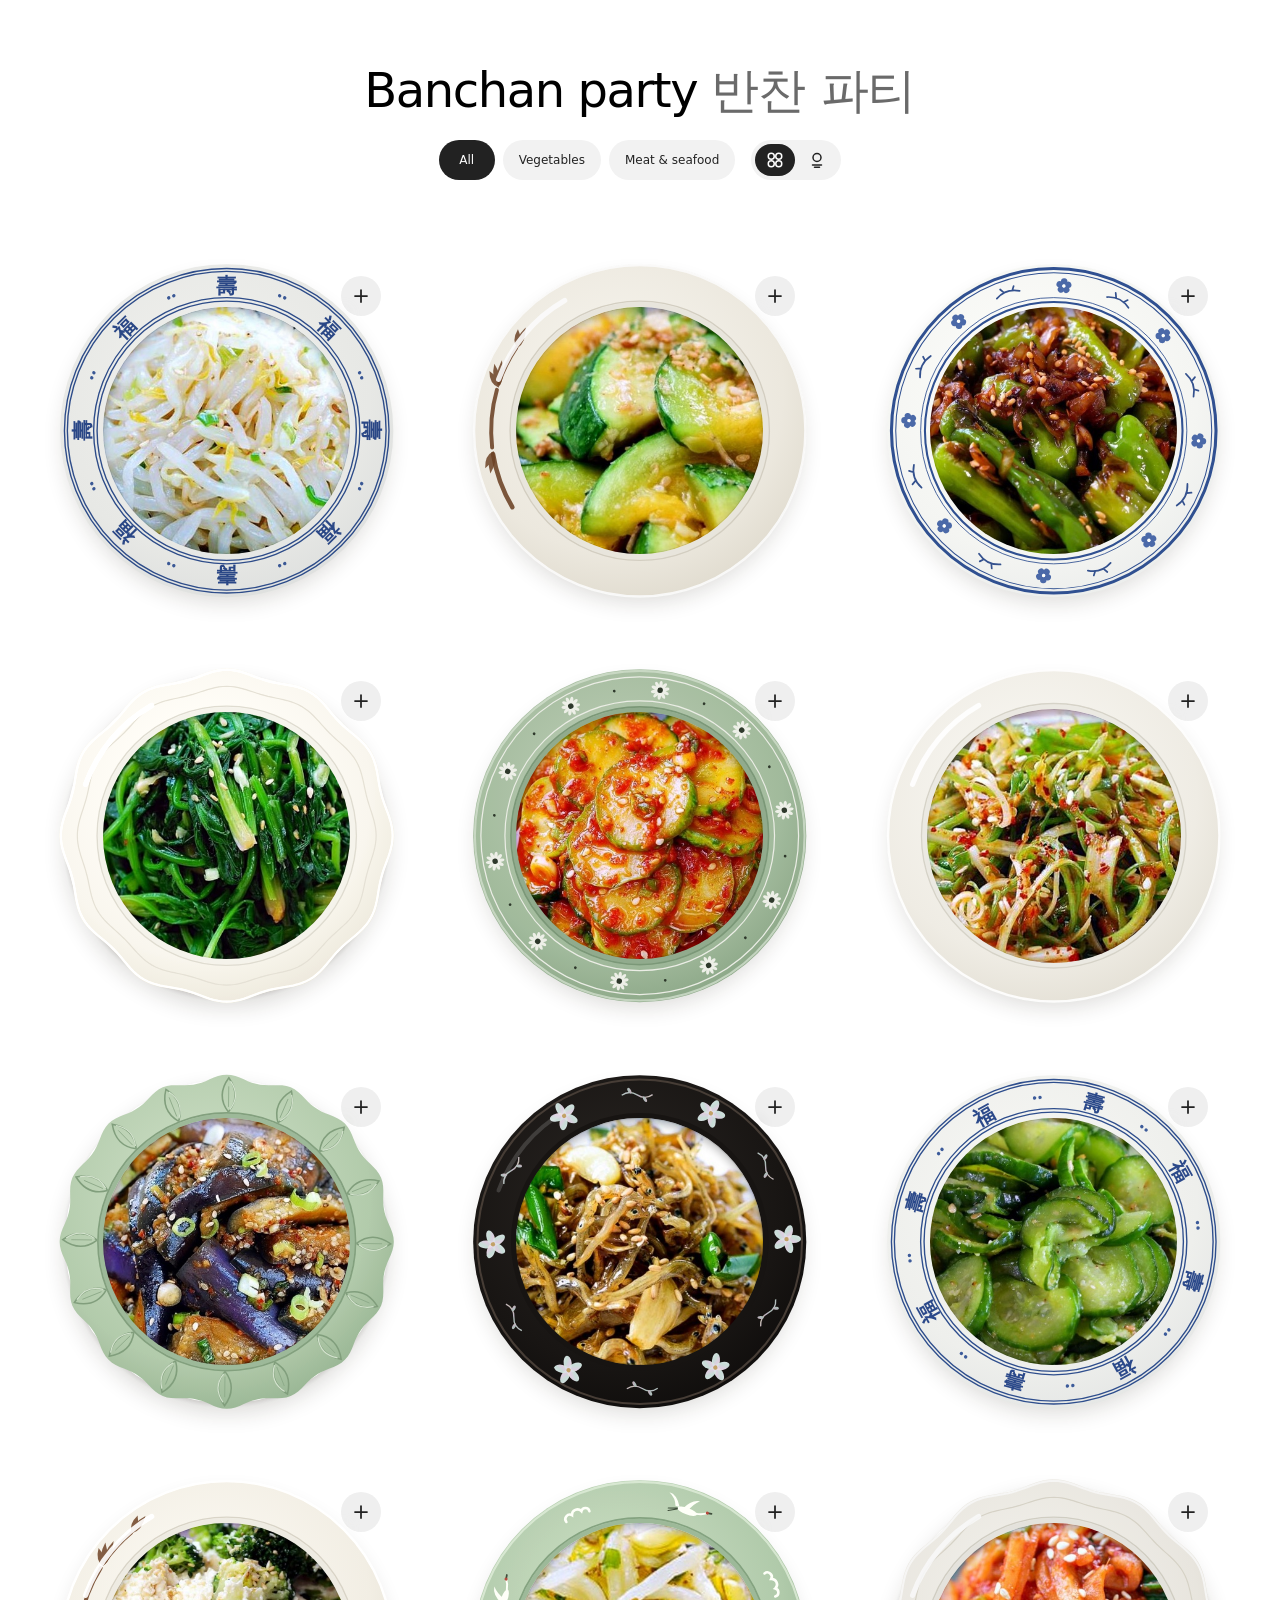
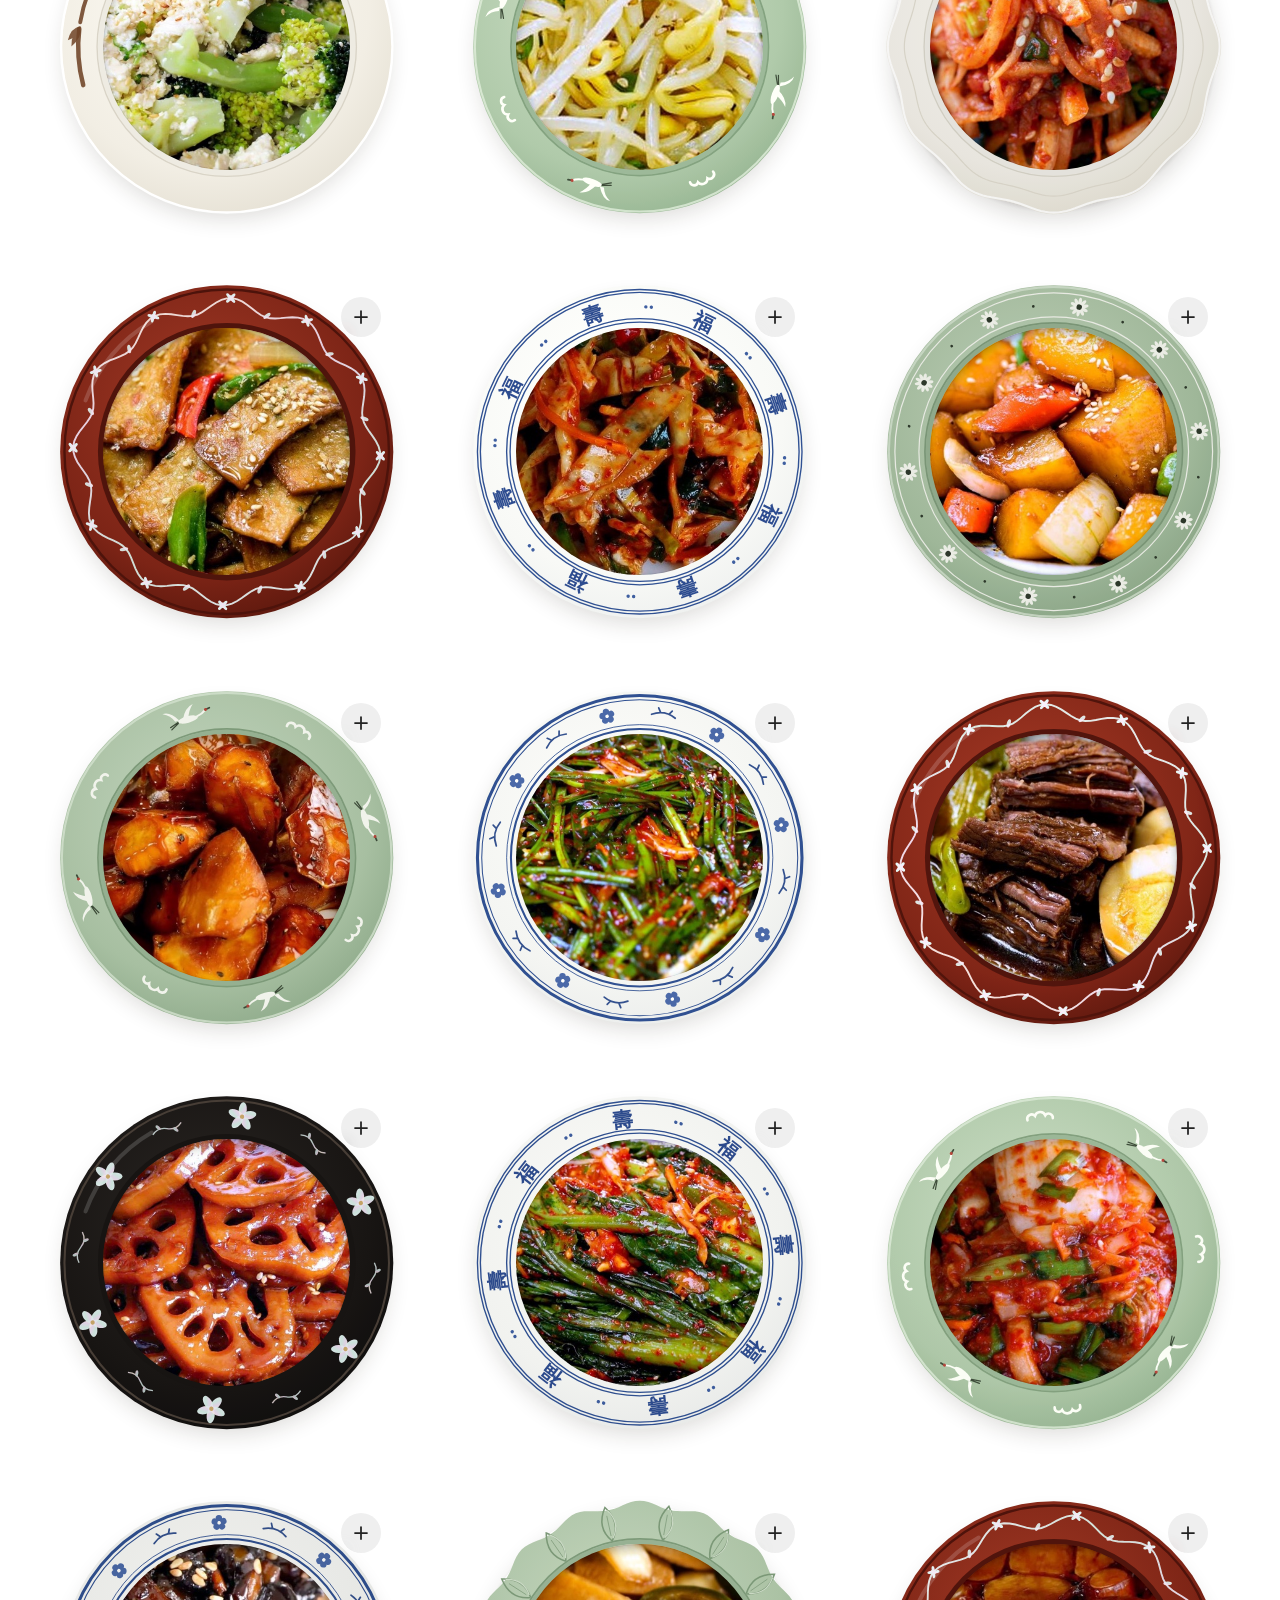
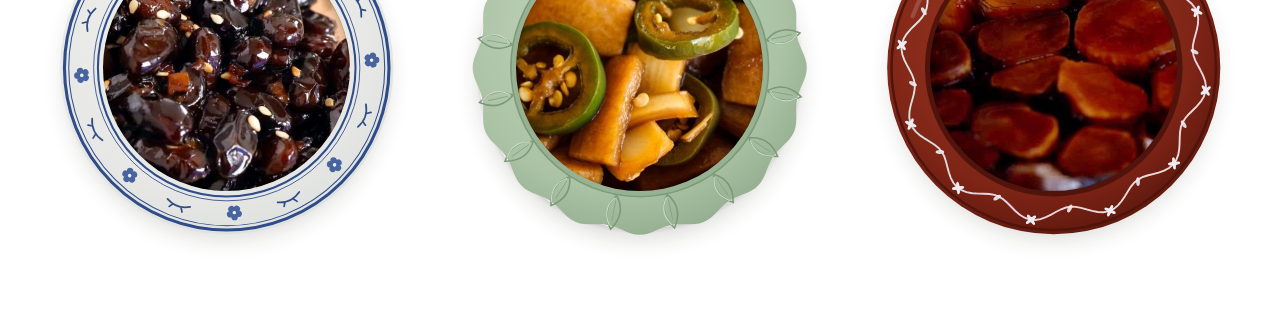
<file: banchan-party/index.html>
<!doctype html>
<html lang="en">
<meta charset="utf-8">
<meta name="viewport" content="width=device-width, initial-scale=1, viewport-fit=cover">
<meta name="description" content="Easy Korean side dishes with beginner recipes and a shared shopping list.">
<title>Banchan Party</title>
<meta name="claude:viewport-fit-sides" content="cover">
<style>
[hidden] { display: none !important; }
/* Styled after Polish shelf: white page, system type, big rounded photo tiles with a frosted add button,
   grey scope pills, and a fixed pane on the right (a bottom sheet on phones) that lists what you picked. */
:root {
  --bg: #ffffff;
  --fg: #000000;
  --text: #222222;
  --muted: #6a6a6a;
  --soft: #6c6c6c;
  --line: #dddddd;
  --hair: #ebebeb;
  --swatch: #ececec;
  --pane: 348px;
  color-scheme: light;
}
* { box-sizing: border-box; }
body {
  margin: 0; background: var(--bg); color: var(--fg);
  font-family: -apple-system, BlinkMacSystemFont, "SF Pro Display", system-ui, sans-serif;
  padding-left: max(40px, env(safe-area-inset-left, 0px));
  padding-right: max(40px, env(safe-area-inset-right, 0px));
}
@media (max-width: 600px) { body { padding-left: max(16px, env(safe-area-inset-left, 0px)); padding-right: max(16px, env(safe-area-inset-right, 0px)); } }
button { font: inherit; color: inherit; }
a { color: inherit; }

.page { padding-block: 64px 60px; }
@media (max-width: 600px) { .page { padding-block: 40px 40px; } }

/* The pane's column (and the gap before it) opens as the pane slides in, pushing the shelf aside. */
.layout { display: grid; grid-template-columns: minmax(0, 1fr) var(--pane); column-gap: 56px; align-items: start;
  transition: grid-template-columns .45s cubic-bezier(.2, .8, .2, 1), column-gap .45s cubic-bezier(.2, .8, .2, 1); }
.layout.closed { grid-template-columns: minmax(0, 1fr) 0px; column-gap: 0px; }
@media (max-width: 760px) { .layout, .layout.closed { grid-template-columns: minmax(0, 1fr); } }

/* Header */
.shelf-head { display: flex; flex-direction: column; align-items: center; gap: 24px; margin: 0 0 64px; padding: 0 8px; text-align: center; }
.shelf-title { margin: 0; font-size: 48px; line-height: 52px; font-weight: 500; letter-spacing: -1.44px; color: #000; text-wrap: balance; }
.shelf-title [lang="ko"] { letter-spacing: -.5px; color: var(--muted); }
.shelf-sub { margin: -8px 0 0; max-width: 60ch; font-size: 14px; line-height: 20px; color: var(--soft); }
.scopes { display: flex; gap: 8px; padding: 8px; margin: -8px; overflow-x: auto; scrollbar-width: none; }
.scopes::-webkit-scrollbar { display: none; }
.scope { flex-shrink: 0; min-width: 56px; padding: 12px 16px; border: 0; border-radius: 32px; background: #f2f2f2; color: var(--text);
  font-size: 12px; line-height: 16px; font-weight: 500; white-space: nowrap; cursor: pointer; transition: background .15s ease, color .15s ease; }
.scope:hover { background: #e8e8e8; }
.scope[aria-pressed="true"] { background: var(--text); color: #fff; }
.scope:focus-visible { outline: 2px solid var(--text); outline-offset: 2px; }
/* the filters and the photos/names toggle share a row; the filters scroll if they run out of room */
.shelf-tools { display: flex; align-items: center; gap: 16px; max-width: 100%; }
.shelf-tools .scopes { min-width: 0; }
.looks { flex-shrink: 0; display: flex; gap: 2px; padding: 4px; border-radius: 32px; background: #f2f2f2; }
.look { display: grid; place-items: center; width: 40px; height: 32px; padding: 0; border: 0; border-radius: 32px; background: none; color: var(--text);
  cursor: pointer; transition: background .15s ease, color .15s ease; }
.look:hover { background: #e8e8e8; }
.look[aria-pressed="true"] { background: var(--text); color: #fff; }
.look:focus-visible { outline: 2px solid var(--text); outline-offset: 2px; }
@media (max-width: 600px) {
  .shelf-head { gap: 16px; margin-bottom: 40px; padding: 0; }
  .shelf-title { font-size: 32px; line-height: 40px; letter-spacing: -.9px; }
  .shelf-tools { gap: 8px; margin-inline: -16px; max-width: calc(100% + 32px); }
  .scopes { margin-inline: 0; padding-inline: 16px 0; }
  .looks { margin-right: 16px; }
}

/* Shelf grid */
/* The column count is set from the full page width (see fitCols), so opening the pane shrinks the cards instead of reflowing them. */
.grid { display: grid; grid-template-columns: repeat(var(--cols, 4), minmax(0, 1fr)); gap: 56px 40px; }
.card { position: relative; display: flex; flex-direction: column; gap: 28px; min-width: 0; }
/* photos only: the names hide (each card still says its name to screen readers) and the rows close up */
.photos-only .card-text { display: none; }
.photos-only.grid { row-gap: 32px; }
.card[hidden] { display: none; }
.card-link { display: flex; flex-direction: column; gap: 28px; width: 100%; padding: 0; border: 0; background: none; text-align: left; cursor: pointer; border-radius: 20%; }
.card-link:focus-visible { outline: none; }
.card-link:focus-visible .dish { outline: 2px solid var(--text); outline-offset: 6px; }
/* Each dish sits in its own illustrated Korean plate or bowl, seen from above (see WARES) */
.photo { display: grid; place-items: center; width: 100%; max-width: 100%; aspect-ratio: 1; }
.dish { position: relative; width: 92%; aspect-ratio: 1; border-radius: 50%; transition: transform .5s cubic-bezier(.25, .8, .25, 1); will-change: transform; }
/* hover on the whole card, so moving onto the add button doesn't drop the plate back down */
@media (hover: hover) { .card:hover .dish { transform: scale(1.03); } }
/* round shadow under the plate; a CSS filter shadow gets clipped at the browser's paint-tile edges */
.dish::before { content: ""; position: absolute; inset: 3%; border-radius: 50%; box-shadow: 0 10px 22px rgba(40, 30, 20, .16), 0 2px 4px rgba(40, 30, 20, .12); }
.dish svg { position: absolute; inset: 0; width: 100%; height: 100%; display: block; }
.food { position: absolute; border-radius: 50%; overflow: hidden; background: var(--swatch); }
.food img { display: block; width: 100%; height: 100%; object-fit: cover; }
/* the food sits down inside the well */
.food::after { content: ""; position: absolute; inset: 0; border-radius: 50%; box-shadow: inset 0 4px 10px rgba(0, 0, 0, .28), inset 0 0 0 1px rgba(0, 0, 0, .08); }
/* Frosted light material button in the tile's corner */
.add {
  position: absolute; top: 32px; right: 32px; z-index: 1;
  width: 40px; height: 40px; padding: 10px; border: 0; border-radius: 50%;
  display: flex; align-items: center; justify-content: center;
  color: var(--text); background: rgba(180, 180, 180, .22); cursor: pointer;
  -webkit-backdrop-filter: blur(8px) saturate(160%); backdrop-filter: blur(8px) saturate(160%);
}
.add:hover { background: rgba(160, 160, 160, .32); }
/* Cooking time, in a pill under the dish's names (Figma 2277:4982) */
.time-badge {
  align-self: center; display: flex; align-items: center; gap: 4px; margin-top: 8px; padding: 8px 10px 8px 8px; border-radius: 100px;
  white-space: nowrap; background: var(--bg);
}
.time-badge svg { flex-shrink: 0; display: block; }
.add:focus-visible { outline: 2px solid var(--text); outline-offset: 2px; }
.add svg { display: block; overflow: visible; }
.add .plus { transform-origin: 10px 10px; transition: transform .35s cubic-bezier(.2,.8,.2,1), opacity .2s ease; }
.add .check { stroke-dasharray: 1; stroke-dashoffset: 1; transition: stroke-dashoffset .2s ease; }
.add.on .plus { transform: rotate(90deg) scale(0); opacity: 0; }
.add.on .check { stroke-dashoffset: 0; transition: stroke-dashoffset .35s cubic-bezier(.3,.7,.3,1) .12s; }
.card-fx, .card-text, .card-title { display: flex; }
.card-text { display: flex; flex-direction: column; width: 100%; text-align: center; }
.card-title { display: flex; flex-direction: column; gap: 8px; min-width: 0; }
.card-kr, .card-time, .time-badge { font-size: 14px; line-height: 18px; color: #6c6c6c; }
.card-en { font-size: 20px; font-weight: 500; color: #000; }
.card-title > span { display: block; white-space: nowrap; overflow: hidden; text-overflow: ellipsis; }
.card-text, .card-title, .card-fx { box-sizing: border-box; }
.brand { font-size: 14px; color: #000; }
.brand .en { color: var(--soft); }
.name { font-size: 20px; font-weight: 500; color: #000; }
.card-fx { display: flex; flex-wrap: wrap; gap: 4px; }
.pill { border: 1px solid var(--line); border-radius: 32px; background: var(--bg); color: var(--text); padding: 6px 12px; font-size: 12px; line-height: 18px; font-variant-numeric: tabular-nums; }
.pill.go { border-color: var(--text); }
.card-link:hover .pill.go { background: var(--text); color: #fff; }
@media (max-width: 600px) {
  .grid { grid-template-columns: repeat(2, minmax(0, 1fr)); gap: 28px 16px; }
  .photos-only.grid { row-gap: 16px; }
  .card, .card-link { gap: 16px; }
  .add { top: 24px; right: 24px; width: 36px; height: 36px; padding: 8px; }
  .time-badge { margin-top: 4px; padding: 6px 8px 6px 6px; }
  .name, .card-en { font-size: 17px; }
  .brand .en { display: none; }
}

/* Shopping list pane: fixed to the right edge; its left border is the divider between the panes. */
.bench { position: fixed; z-index: 60; top: 0; bottom: 0; right: 0;
  width: calc(28px + var(--pane) + max(40px, env(safe-area-inset-right, 0px)));
  overflow-y: auto; overscroll-behavior: contain;
  padding: calc(64px + env(safe-area-inset-top, 0px)) max(40px, env(safe-area-inset-right, 0px)) 40px 28px;
  display: flex; flex-direction: column; gap: 24px; background: var(--bg); border-left: 1px solid var(--hair); scrollbar-width: none; }
.bench::-webkit-scrollbar { display: none; }
@media (min-width: 761px) {
  .bench { transform: translateX(100%); transition: transform .45s cubic-bezier(.2, .8, .2, 1); }
  .bench.open { transform: none; }
}
@media (prefers-reduced-motion: reduce) { .layout, .bench { transition: none !important; } }
.bench-head { display: flex; align-items: flex-start; gap: 8px; }
/* Desktop: the title row stays put while the panel scrolls; the panel's 64px top padding collapses to 24px once stuck */
@media (min-width: 761px) {
  .bench-head { position: sticky; z-index: 2; top: calc(-64px - env(safe-area-inset-top, 0px)); margin-top: -24px; padding-top: 24px; background: var(--bg); }
}
.bench-titles { flex: 1; min-width: 0; }
.head-main { flex: 1; min-width: 0; display: flex; align-items: flex-start; gap: 12px; }
/* Cooking plan: every dish's steps merged and grouped by phase */
.phase h3 { margin: 0; font-size: 16px; line-height: 20px; font-weight: 500; color: var(--text); }
.phase-sub { margin: 4px 0 0; font-size: 13px; line-height: 18px; color: var(--soft); }
.psteps { list-style: none; margin: 4px 0 0; padding: 0; }
.pstep { display: flex; align-items: flex-start; gap: 12px; padding: 14px 0; border-bottom: 1px solid var(--hair); cursor: pointer; }
.pstep input { flex-shrink: 0; margin: 2px 0 0; width: 16px; height: 16px; accent-color: var(--text); cursor: pointer; }
.pstep-text { flex: 1; min-width: 0; display: flex; flex-direction: column; gap: 8px; }
.pstep-t { font-size: 14px; line-height: 20px; color: var(--text); }
.pstep-meta { display: flex; flex-wrap: wrap; align-items: center; gap: 8px; font-size: 13px; line-height: 18px; color: var(--soft); }
.pstep-meta > img { flex-shrink: 0; width: 22px; height: 22px; border-radius: 6px; object-fit: cover; background: var(--swatch); }
.wait { padding: 2px 8px; border-radius: 20px; background: #f2f2f2; color: var(--text); font-size: 12px; font-weight: 500; }
.pstep.done .pstep-t { color: #a8a8a8; text-decoration: line-through; }
.bench-title { margin: 0; padding: 2px 0 12px; font-size: 40px; line-height: 40px; font-weight: 500; letter-spacing: -1.2px; color: #000; }
.peek { flex: 1; min-width: 0; display: flex; align-items: center; gap: 12px; border: 0; background: none; padding: 0; text-align: left; cursor: default; }
.bench-title { display: block; }
.sheet-handle, .peek-mini, .peek-sub, .peek-thumbs { display: none; }
.dark-pill:focus-visible, .step button:focus-visible, .row-del:focus-visible { outline: 2px solid var(--text); outline-offset: 2px; }

.serv { display: flex; align-items: center; gap: 16px; padding: 4px 0; }
.serv-text { flex: 1; min-width: 0; }
.serv-text p { margin: 0; font-size: 14px; line-height: 18px; }
.serv-text .t { font-weight: 500; color: var(--text); }
.serv-text .s { color: var(--soft); margin-top: 4px; }
.step { display: inline-flex; align-items: center; gap: 4px; padding: 4px; border-radius: 100px; background: #f2f2f2; }
.step button { width: 32px; height: 32px; border: 0; border-radius: 50%; background: transparent; cursor: pointer; font-size: 18px; line-height: 1; color: var(--text); }
.step button:hover { background: #e4e4e4; }
.step output { min-width: 24px; text-align: center; font-size: 14px; font-weight: 500; font-variant-numeric: tabular-nums; }

.section-label { margin: 8px 0 -12px; font-size: 12px; line-height: 16px; font-weight: 500; color: var(--soft); }
.rows { list-style: none; margin: 0; padding: 0; }
.row { display: flex; align-items: center; gap: 16px; min-height: 72px; border-bottom: 1px solid var(--hair); }
.row-thumb { flex-shrink: 0; width: 48px; height: 48px; border-radius: 12px; overflow: hidden; background: var(--swatch); }
.row-thumb img { display: block; width: 100%; height: 100%; object-fit: cover; }
.row-text { flex: 1; min-width: 0; display: flex; flex-direction: column; gap: 4px; }
.row-text > span { display: block; margin: 0; font-size: 14px; line-height: 18px; white-space: nowrap; overflow: hidden; text-overflow: ellipsis; }
.row-name { font-weight: 500; color: var(--text); }
.row-sub { color: var(--soft); }
.rows.chips { display: flex; flex-wrap: wrap; gap: 8px; }
.chip { display: flex; align-items: center; min-width: 0; max-width: 100%; border-radius: 32px; background: #f2f2f2; }
.chip-open { display: flex; align-items: center; gap: 8px; min-width: 0; padding: 4px; border: 0; background: none; color: var(--text); font-size: 13px; line-height: 16px; font-weight: 500; cursor: pointer; border-radius: 32px; }
.chip-open img { flex-shrink: 0; width: 28px; height: 28px; border-radius: 8px; object-fit: cover; background: var(--swatch); }
.chip-open span { white-space: nowrap; overflow: hidden; text-overflow: ellipsis; }
.chip-open:hover span { text-decoration: underline; }
.chip-x { flex-shrink: 0; display: flex; align-items: center; justify-content: center; width: 28px; height: 28px; margin: 0 4px 0 2px; padding: 0; border: 0; border-radius: 50%; background: none; color: var(--soft); cursor: pointer; }
.chip-x:hover { background: #e4e4e4; color: var(--text); }
.chip-open:focus-visible, .chip-x:focus-visible { outline: 2px solid var(--text); outline-offset: 2px; }
/* Overlapping stack of the dishes that use an ingredient */
.uses { display: flex; padding-left: 6px; }
.uses img { flex-shrink: 0; width: 22px; height: 22px; margin-left: -6px; border-radius: 6px; border: 2px solid var(--bg); box-sizing: content-box; object-fit: cover; background: var(--swatch); }
.item-tip { color: var(--soft); }
.row-del { flex-shrink: 0; display: flex; align-items: center; justify-content: center; width: 32px; height: 32px; margin-right: -8px; padding: 0; border: 0; border-radius: 50%; background: none; color: var(--text); cursor: pointer; }
.row-del:hover { background: #f2f2f2; }

.aisle h3 { margin: 16px 0 0; font-size: 12px; line-height: 16px; font-weight: 500; color: var(--soft); }
.item { display: flex; align-items: flex-start; gap: 12px; padding: 14px 0; border-bottom: 1px solid var(--hair); cursor: pointer; }
.item input { flex-shrink: 0; margin: 1px 0 0; width: 16px; height: 16px; accent-color: var(--text); cursor: pointer; }
.item-text { flex: 1; min-width: 0; display: flex; flex-direction: column; gap: 4px; font-size: 14px; line-height: 18px; }
.item-name { font-weight: 500; color: var(--text); }
.item-name .opt { font-weight: 400; color: var(--soft); }
.item-sub { color: var(--soft); font-size: 13px; }
.item-qty { flex-shrink: 0; text-align: right; font-size: 14px; line-height: 18px; font-weight: 500; color: var(--text); font-variant-numeric: tabular-nums; white-space: nowrap; }
.item-qty small { display: block; margin-top: 4px; font-size: 13px; font-weight: 400; color: var(--soft); }
.item.have .item-name, .item.have .item-qty { color: #a8a8a8; text-decoration: line-through; }
.dark-pill { flex-shrink: 0; min-width: 56px; padding: 12px 16px; border: 0; border-radius: 32px; background: var(--text); color: #fff; font-size: 12px; line-height: 16px; font-weight: 500; cursor: pointer; }
.dark-pill:hover { background: #000; }
.note { margin: 0; font-size: 12px; line-height: 18px; color: var(--soft); }

/* Phones: the pane is a bottom sheet. Collapsed, only the peek bar shows; tap it to expand. */
@media (max-width: 760px) {
  .bench { --peek: calc(84px + env(safe-area-inset-bottom, 0px)); left: 0; right: 0; top: auto; bottom: 0; width: auto; border-left: 0;
    max-height: 82vh; gap: 16px; padding: 0 max(16px, env(safe-area-inset-right, 0px)) calc(24px + env(safe-area-inset-bottom, 0px)) max(16px, env(safe-area-inset-left, 0px));
    border-radius: 24px 24px 0 0; box-shadow: 0 -4px 24px rgba(0, 0, 0, .12); overflow: hidden;
    transform: translateY(calc(100% - var(--peek))); transition: transform .38s cubic-bezier(.2, .8, .2, 1); }
  .bench.expanded { transform: none; overflow-y: auto; }
  .bench:not(.open) { transform: translateY(100%); }
  /* Pull the header up to make the sheet full height; pull it down to shrink it back, then down again to tuck it into the button */
  .bench { transition: transform .38s cubic-bezier(.2, .8, .2, 1), height .38s cubic-bezier(.2, .8, .2, 1), max-height .38s cubic-bezier(.2, .8, .2, 1), border-radius .38s ease; }
  .bench.full { height: 100vh; height: 100dvh; max-height: 100vh; max-height: 100dvh; border-radius: 0; padding-top: env(safe-area-inset-top, 0px); }
  .bench.dragging { transition: none; }
  .bench-head { touch-action: none; }
  .bench-head { position: sticky; top: 0; z-index: 1; display: grid; grid-template-columns: 1fr auto auto; align-items: center; column-gap: 8px; padding: 8px 0 12px; background: var(--bg); cursor: pointer; }
  .sheet-handle { display: block; grid-column: 1 / -1; justify-self: center; width: 36px; height: 5px; margin-bottom: 10px; border-radius: 3px; background: #d9d9d9; }
  .peek { border: 0; background: none; padding: 0; text-align: left; cursor: pointer; border-radius: 12px; }
  .peek:focus-visible { outline: 2px solid var(--text); outline-offset: 4px; }
  .bench-share { align-self: center; }
  .head-main { align-items: center; }
  .peek-mini { display: block; flex-shrink: 0; width: 44px; height: 44px; border-radius: 12px; overflow: hidden; background: var(--swatch); }
  .peek-mini img { display: block; width: 100%; height: 100%; object-fit: cover; }
  .bench-title { font-size: 17px; line-height: 22px; letter-spacing: -.2px; padding: 0; }
  .peek-sub { display: block; margin: 2px 0 0; font-size: 13px; line-height: 18px; color: var(--soft); white-space: nowrap; overflow: hidden; text-overflow: ellipsis; }
  .peek-thumbs { display: flex; flex-shrink: 0; padding-left: 8px; transition: opacity .2s ease; }
  .peek-thumbs img { width: 24px; height: 24px; margin-left: -8px; border-radius: 7px; object-fit: cover; box-shadow: 0 0 0 2px var(--bg); }
  .bench.expanded .peek-thumbs { display: none; }
  .bench-titles .bench-title { white-space: nowrap; overflow: hidden; text-overflow: ellipsis; }
  #back:not([hidden]) + .peek .peek-mini { display: none; }
  body.bench-open .page { padding-bottom: calc(40px + 84px + env(safe-area-inset-bottom, 0px)); }
  @media (prefers-reduced-motion: reduce) { .bench { transition: none; } }
}
/* Recipe view in the pane: a big rounded photo (like the Layers stage), then ingredients and steps. */
.mh-btn { flex-shrink: 0; display: flex; align-items: center; justify-content: center; width: 40px; height: 40px; padding: 12px; border: 0; border-radius: 100px; background: #f2f2f2; color: var(--text); cursor: pointer; }
.mh-btn:hover { background: #ebebeb; }
.mh-btn:focus-visible { outline: 2px solid var(--text); outline-offset: 2px; }
.view { display: flex; flex-direction: column; gap: 24px; }
.stage { flex-shrink: 0; width: 100%; aspect-ratio: 348 / 360; border-radius: 56px; overflow: hidden; background: var(--swatch); }
.stage img { display: block; width: 100%; height: 100%; object-fit: cover; }
.r-title { display: flex; flex-direction: column; gap: 8px; }
.r-title p { margin: 0; }
/* same clock and time as the cards, with the rating after it */
.r-time { display: flex; align-items: center; gap: 4px; }
.r-time svg { flex-shrink: 0; display: block; }
.r-actions { display: flex; flex-wrap: wrap; gap: 8px; }
.grey-pill { display: inline-flex; align-items: center; gap: 6px; padding: 12px 16px; border-radius: 32px; background: #f2f2f2; color: var(--text); font-size: 12px; line-height: 16px; font-weight: 500; text-decoration: none; white-space: nowrap; }
.grey-pill:hover { background: #ebebeb; }
.grey-pill:focus-visible { outline: 2px solid var(--text); outline-offset: 2px; }
.dark-pill.on { background: #f2f2f2; color: var(--text); }
.r-ings { list-style: none; margin: -12px 0 0; padding: 0; }
.r-ing { display: flex; align-items: baseline; gap: 12px; padding: 12px 0; border-bottom: 1px solid var(--hair); font-size: 14px; line-height: 18px; }
.r-ing .n { flex: 1; min-width: 0; color: var(--text); }
.r-ing .n small { color: var(--soft); font-size: 13px; }
.r-ing .q { flex-shrink: 0; font-weight: 500; color: var(--text); font-variant-numeric: tabular-nums; text-align: right; }
.r-steps { margin: 0; padding: 0; list-style: none; counter-reset: step; display: flex; flex-direction: column; gap: 16px; }
.r-steps li { counter-increment: step; display: flex; gap: 12px; font-size: 14px; line-height: 21px; color: var(--text); }
.r-steps li::before { content: counter(step); flex-shrink: 0; width: 24px; height: 24px; border-radius: 50%; background: #f2f2f2; font-size: 12px; line-height: 24px; text-align: center; font-weight: 500; }
.r-tip { margin: 0; padding: 14px 16px; border-radius: 20px; background: #f7f7f7; font-size: 13px; line-height: 19px; color: var(--text); }
.row-open { flex: 1; min-width: 0; display: flex; align-items: center; gap: 16px; padding: 12px 0; border: 0; background: none; text-align: left; cursor: pointer; }
.row-open:hover .row-name { text-decoration: underline; }
.row-open:focus-visible { outline: 2px solid var(--text); outline-offset: 2px; border-radius: 12px; }
@media (max-width: 760px) {
  .stage { width: min(100%, 280px); border-radius: 40px; align-self: center; }
}
/* Your banchan: floating card with the picked dishes and two action rows into the pane (Figma 2272:8090) */
.dock { position: fixed; z-index: 70; right: calc(24px + env(safe-area-inset-right, 0px)); bottom: calc(24px + env(safe-area-inset-bottom, 0px)); width: 288px;
  display: flex; flex-direction: column; gap: 8px; padding: 32px 24px; border-radius: 24px; background: var(--bg);
  box-shadow: 0 0 0 1px rgba(0, 0, 0, .02), 0 2px 16px rgba(0, 0, 0, .04), 0 8px 24px rgba(0, 0, 0, .1); }
.dock-head { display: flex; align-items: center; justify-content: space-between; gap: 12px; margin-bottom: 8px; }
.dock-title { margin: 0; font-size: 18px; line-height: 20px; font-weight: 500; color: var(--text); white-space: nowrap; }
.dock-share { flex-shrink: 0; padding: 8px 12px; border: 0; border-radius: 32px; background: #f2f2f2; color: var(--text); font-size: 12px; line-height: 16px; font-weight: 500; cursor: pointer; }
.dock-share:hover { background: #ebebeb; }
.dock-rows { list-style: none; margin: 0; padding: 0 0 13px; display: flex; flex-direction: column; gap: 12px; max-height: 261px; overflow-y: auto; scrollbar-width: none; }
.dock-rows::-webkit-scrollbar { display: none; }
.dock-row { flex-shrink: 0; display: flex; align-items: center; gap: 7px; height: 40px; }
.dock-open { flex: 1; min-width: 0; display: flex; align-items: center; gap: 7px; padding: 0; border: 0; background: none; text-align: left; cursor: pointer; }
.dock-open img { flex-shrink: 0; width: 36px; height: 36px; border-radius: 8px; object-fit: cover; background: var(--swatch); }
.dock-text { flex: 1; min-width: 0; display: flex; flex-direction: column; line-height: 18px; }
.dock-name, .dock-time { white-space: nowrap; overflow: hidden; text-overflow: ellipsis; }
.dock-name { font-size: 14px; font-weight: 500; color: var(--text); }
.dock-time { font-size: 12px; font-weight: 400; color: var(--soft); }
.dock-open:hover .dock-name { text-decoration: underline; }
.dock-del { flex-shrink: 0; display: flex; align-items: center; justify-content: center; width: 28px; height: 28px; margin: -4px -6px -6px 0; padding: 0; border: 0; border-radius: 50%; background: none; color: #8c8c8c; cursor: pointer; }
.dock-del:hover { background: #f2f2f2; color: var(--text); }
.dock-div { width: 100%; height: 1px; margin: 0; border: 0; background: var(--hair); }
.dock-action { display: flex; align-items: center; gap: 16px; width: calc(100% + 24px); margin: 0 -12px; padding: 4px 12px; border-radius: 8px; border: 0; background: none; text-align: left; cursor: pointer; color: var(--text); }
.dock-action > svg { flex-shrink: 0; }
.dock-action span { flex: 1; min-width: 0; font-size: 14px; line-height: 20px; font-weight: 500; }
.dock-action .chev { padding-top: 2px; color: #8c8c8c; box-sizing: content-box; }
.dock-action:hover { background: #f5f5f5; }
.dock-action[aria-current="true"] { background: #f2f2f2; }
.dock-open:focus-visible, .dock-del:focus-visible, .dock-action:focus-visible, .dock-share:focus-visible { outline: 2px solid var(--text); outline-offset: 2px; border-radius: 8px; }
/* Dragging the card down tucks it into a small button; tapping that brings it back */
.dock { touch-action: none; }
/* grabber at the top: shows the card can be dragged down, and tucks it away when pressed */
.dock-grab { position: absolute; top: 0; left: 50%; translate: -50% 0; width: 64px; height: 22px; padding: 0; border: 0; border-radius: 11px; background: none; cursor: grab; }
.dock-grab::before { content: ""; position: absolute; top: 10px; left: 14px; right: 14px; height: 5px; border-radius: 3px; background: #d9d9d9; transition: background .15s ease; }
.dock-grab:hover::before, .dock.dragging .dock-grab::before { background: #b5b5b5; }
.dock-grab:focus-visible { outline: 2px solid var(--text); outline-offset: -2px; }
.dock-rows { touch-action: pan-y; }
.dock img { -webkit-user-drag: none; }
.dock:not(.dragging) { transition: transform .2s ease, opacity .2s ease; }
.dock.dragging { cursor: grabbing; user-select: none; -webkit-user-select: none; }
.dock.enter { animation: dock-in .25s cubic-bezier(.2, .8, .2, 1); }
@keyframes dock-in { from { transform: translateY(24px); opacity: 0; } }
.dock-fab { position: fixed; z-index: 70; left: 50%; translate: -50% 0; width: max-content; white-space: nowrap; bottom: calc(24px + env(safe-area-inset-bottom, 0px)); display: flex; align-items: center; gap: 12px; padding: 8px 22px 8px 14px; border: 0; border-radius: 32px; background: var(--text); color: #fff; font-size: 15px; line-height: 20px; font-weight: 500; cursor: pointer; box-shadow: 0 6px 24px rgba(0,0,0,.18); }
.dock-fab:hover { background: #000; }
.dock-fab:focus-visible { outline: 2px solid var(--text); outline-offset: 3px; }
.fab-thumbs { display: flex; padding-left: 8px; }
.fab-thumbs img, .fab-more { width: 34px; height: 34px; margin-left: -8px; border-radius: 10px; border: 2px solid var(--text); object-fit: cover; background: var(--swatch); }
.fab-more { display: flex; align-items: center; justify-content: center; box-sizing: content-box; width: 30px; height: 30px; background: #4a4a4a; color: #fff; font-size: 12px; font-weight: 500; font-variant-numeric: tabular-nums; }
@media (prefers-reduced-motion: reduce) { .dock, .dock.enter { transition: none; animation: none; } }
body.dock-on .page { padding-bottom: calc(var(--dock-h, 0px) + 48px); }
/* Desktop: with the pane open the card sits just left of it, and the card's Share replaces the pane's */
@media (min-width: 761px) {
  /* the button sits where the card was, so the card looks like it shrinks into it */
  .dock-fab { left: auto; translate: none; right: calc(24px + env(safe-area-inset-right, 0px)); }
  body.bench-open .dock, body.bench-open .dock-fab { right: calc(28px + var(--pane) + max(40px, env(safe-area-inset-right, 0px)) + 24px); }
  .bench-share { display: none; }
}
@media (max-width: 760px) {
  .dock { left: max(16px, env(safe-area-inset-left, 0px)); right: max(16px, env(safe-area-inset-right, 0px)); bottom: calc(16px + env(safe-area-inset-bottom, 0px)); width: auto; padding: 24px; }
  .dock-rows { max-height: 157px; }
  body.bench-open .dock, body.bench-open .dock-fab { display: none; }
  .dock-fab { bottom: calc(16px + env(safe-area-inset-bottom, 0px)); }
  body.dock-on .toast { bottom: calc(var(--dock-h, 0px) + 32px + env(safe-area-inset-bottom, 0px)); }
}
.toast { position: fixed; z-index: 80; left: 50%; transform: translateX(-50%); bottom: calc(16px + env(safe-area-inset-bottom, 0px)); background: var(--text); color: var(--bg); border-radius: 32px; padding: 8px 16px; font-size: 14px; max-width: calc(100vw - 32px); }
body.bench-open .toast { bottom: calc(100px + env(safe-area-inset-bottom, 0px)); }
@media (min-width: 761px) { body.bench-open .toast { bottom: 16px; } }
@media (prefers-reduced-motion: reduce) { .add .plus, .add .check, .dish { transition: none !important; } }
/* First visit in a session: the header and then the dishes rise in, one after another. */
@keyframes rise { from { opacity: 0; transform: translateY(36px); } }
.intro .shelf-head > *, .intro .card { animation: rise .9s cubic-bezier(.2,.8,.2,1) both; }
.intro .shelf-tools { animation-delay: .08s; }
.intro .card { animation-delay: calc(.2s + var(--i, 0) * 70ms); }
@media (prefers-reduced-motion: reduce) { .intro .shelf-head > *, .intro .card { animation: none; } }
</style>

<div class="page">
  <div class="layout closed" id="layout">
    <main>
      <header class="shelf-head">
        <h1 class="shelf-title">Banchan party <span lang="ko">반찬 파티</span></h1>
        <div class="shelf-tools">
          <div class="scopes" id="scopes" role="group" aria-label="Filter by style"></div>
          <div class="looks" id="looks" role="group" aria-label="Show">
            <button type="button" class="look" data-look="photos" title="Photos only" aria-label="Photos only"><svg width="16" height="16" viewBox="0 0 16 16" fill="none" stroke="currentColor" stroke-width="1.5" aria-hidden="true"><circle cx="4.25" cy="4.25" r="3"/><circle cx="11.75" cy="4.25" r="3"/><circle cx="4.25" cy="11.75" r="3"/><circle cx="11.75" cy="11.75" r="3"/></svg></button>
            <button type="button" class="look" data-look="full" title="Photos and names" aria-label="Photos and names"><svg width="16" height="16" viewBox="0 0 16 16" fill="none" stroke="currentColor" stroke-width="1.5" stroke-linecap="round" aria-hidden="true"><circle cx="8" cy="5.5" r="4"/><path d="M3.5 13h9M5.5 15.25h5"/></svg></button>
          </div>
        </div>
      </header>
      <div class="grid" id="grid"></div>
    </main>
  </div>
</div>

<aside class="bench" id="bench" aria-label="Shopping list and recipes">
  <div class="bench-head" id="benchHead">
    <span class="sheet-handle" aria-hidden="true"></span>
    <div class="head-main">
    <button type="button" class="peek" id="peek" aria-expanded="false" aria-controls="listView">
      <span class="peek-mini" id="peekMini"></span>
      <span class="bench-titles">
        <span class="bench-title" role="heading" aria-level="2">Selected</span>
        <span class="peek-sub" id="peekSub"></span>
      </span>
      <span class="peek-thumbs" id="peekThumbs" aria-hidden="true"></span>
    </button>
    </div>
    <button type="button" class="dark-pill bench-share" id="share">Share</button>
    <button type="button" class="mh-btn" id="closeRecipe" aria-label="Hide panel" title="Hide panel"><svg width="16" height="16" viewBox="0 0 16 16" fill="none" stroke="currentColor" stroke-width="1.5" stroke-linecap="round" aria-hidden="true"><path d="M3.5 3.5l9 9M12.5 3.5l-9 9"/></svg></button>
  </div>
  <div class="view" id="recipeView" hidden></div>
  <div class="view" id="listView" hidden>
    <div class="serv">
      <div class="serv-text"><p class="t">Servings per dish</p></div>
      <div class="step">
        <button type="button" data-step="-1" aria-label="Fewer servings">−</button>
        <output class="serv-out" aria-live="polite">8</output>
        <button type="button" data-step="1" aria-label="More servings">+</button>
      </div>
    </div>
    <div id="list"></div>
    <p class="note" id="note"></p>
  </div>
  <div class="view" id="planView" hidden></div>
</aside>
<section class="dock" id="dock" aria-label="Your banchan" hidden>
  <button type="button" class="dock-grab" id="dockGrab" aria-label="Minimize your banchan" title="Drag down or click to minimize"></button>
  <div class="dock-head"><h2 class="dock-title">Your banchan</h2><button type="button" class="dock-share" id="dockShare">Share</button></div>
  <ul class="dock-rows" id="dockRows"></ul>
  <hr class="dock-div">
  <button type="button" class="dock-action" data-panel="list"><svg width="16" height="16" viewBox="0 0 16 16" fill="none" stroke="currentColor" stroke-width="1.5" stroke-linecap="round" stroke-linejoin="round" aria-hidden="true"><path d="M1.25 2h1.9l1.7 8.15a1 1 0 0 0 .98.8h6.12a1 1 0 0 0 .97-.76L14.25 5H3.8"/><circle cx="6.25" cy="13.5" r="1"/><circle cx="11.75" cy="13.5" r="1"/></svg><span>Shopping list</span><svg class="chev" width="16" height="16" viewBox="0 0 16 16" fill="none" aria-hidden="true"><path d="M6.00008 2L11.6465 7.64645C11.8418 7.84171 11.8418 8.15829 11.6465 8.35355L6.00008 14" stroke="currentColor" stroke-width="1.5"/></svg></button>
  <button type="button" class="dock-action" data-panel="plan"><svg width="16" height="16" viewBox="0 0 16 16" fill="none" stroke="currentColor" stroke-width="1.5" stroke-linecap="round" stroke-linejoin="round" aria-hidden="true"><path d="M8 4.25C6.75 3.3 4.9 3 2.25 3v9.75c2.65 0 4.5.3 5.75 1.25 1.25-.95 3.1-1.25 5.75-1.25V3C11.1 3 9.25 3.3 8 4.25Z"/><path d="M8 4.25V14"/></svg><span>Master recipe</span><svg class="chev" width="16" height="16" viewBox="0 0 16 16" fill="none" aria-hidden="true"><path d="M6.00008 2L11.6465 7.64645C11.8418 7.84171 11.8418 8.15829 11.6465 8.35355L6.00008 14" stroke="currentColor" stroke-width="1.5"/></svg></button>
</section>
<button type="button" class="dock-fab" id="dockFab" hidden><span class="fab-thumbs" id="fabThumbs" aria-hidden="true"></span><span>Your banchan</span></button>
<div class="toast" id="toast" role="status" hidden></div>

<script>
const AISLES = [
  ["produce", "Produce"],
  ["protein", "Meat, fish & tofu"],
  ["fridge", "Eggs & refrigerated"],
  ["pantry", "Pantry & sauces"],
];
// d: wt (oz) | vol (tsp) | ea
const ING = {
  soy_sprouts: { n: "Soybean sprouts", sub: "Look for kongnamul, the sprouts with big yellow heads", a: "produce", d: "wt" },
  mung_sprouts:{ n: "Mung bean sprouts", sub: "Also sold as sukju", a: "produce", d: "wt" },
  spinach:     { n: "Spinach", a: "produce", d: "wt" },
  cucumber:    { n: "Korean cucumbers", sub: "Or use 2 Kirby cucumbers for each one", a: "produce", d: "ea", unit: "cucumber" },
  radish:      { n: "Korean radish (mu)", a: "produce", d: "wt" },
  potato:      { n: "Potatoes", a: "produce", d: "wt" },
  zucchini:    { n: "Zucchini, medium", sub: "Korean aehobak works too", a: "produce", d: "ea", unit: "zucchini", unitPl: "zucchini" },
  eggplant:    { n: "Asian eggplants, medium", a: "produce", d: "ea", unit: "eggplant" },
  carrot:      { n: "Carrots", a: "produce", d: "ea", unit: "carrot" },
  onion:       { n: "Onions, medium", a: "produce", d: "ea", unit: "onion" },
  scallion:    { n: "Scallions", a: "produce", d: "ea", unit: "stalk" },
  green_chili: { n: "Green chili peppers", sub: "A green bell pepper works too", a: "produce", d: "ea", unit: "pepper" },
  jalapeno:    { n: "Jalapeños", a: "produce", d: "ea", unit: "jalapeño" },
  sweet_potato:{ n: "Korean sweet potatoes (goguma)", sub: "Japanese sweet potatoes work too", a: "produce", d: "wt" },
  red_chili:   { n: "Red chili peppers", sub: "A red bell pepper works too", a: "produce", d: "ea", unit: "pepper" },
  shishito:    { n: "Shishito peppers (kkwari-gochu)", a: "produce", d: "wt" },
  garlic:      { n: "Garlic", a: "produce", d: "vol", cloves: true },
  ginger:      { n: "Ginger, grated", a: "produce", d: "vol" },
  ginger_sl:   { n: "Ginger, thin slices", a: "produce", d: "ea", unit: "slice" },
  tofu:        { n: "Tofu, medium or firm", sub: "A standard pack is about 14–18 oz", a: "protein", d: "wt" },
  fishcake:    { n: "Fish cake sheets (eomuk)", sub: "About 2 oz per sheet", a: "protein", d: "wt" },
  beef:        { n: "Beef brisket, flank or shank", a: "protein", d: "wt" },
  anchovy:     { n: "Small dried anchovies (myeolchi)", sub: "About 1 cup packed per 3 oz", a: "protein", d: "wt" },
  eggs:        { n: "Eggs, large", a: "fridge", d: "ea", unit: "egg", ceil: true },
  saeujeot:    { n: "Salted shrimp (saeujeot)", sub: "Salt or fish sauce works too", a: "fridge", d: "vol" },
  soy:         { n: "Soy sauce", a: "pantry", d: "vol" },
  soup_soy:    { n: "Soup soy sauce (guk ganjang)", sub: "Regular soy sauce or salt works too", a: "pantry", d: "vol" },
  fish_sauce:  { n: "Fish sauce (myulchi aekjeot)", a: "pantry", d: "vol" },
  gochugaru:   { n: "Gochugaru (red pepper flakes)", a: "pantry", d: "vol" },
  sesame_oil:  { n: "Toasted sesame oil", a: "pantry", d: "vol" },
  sesame:      { n: "Roasted sesame seeds", a: "pantry", d: "vol" },
  black_sesame:{ n: "Toasted black sesame seeds", a: "pantry", d: "vol" },
  sugar:       { n: "Sugar", a: "pantry", d: "vol" },
  syrup:       { n: "Corn syrup or oligo syrup", sub: "Honey works too", a: "pantry", d: "vol" },
  rice_wine:   { n: "Rice wine or mirin", a: "pantry", d: "vol" },
  vinegar:     { n: "Vinegar", a: "pantry", d: "vol" },
  oil:         { n: "Cooking oil", a: "pantry", d: "vol" },
  broth:       { n: "Anchovy broth", sub: "Water or kelp broth works too", a: "pantry", d: "vol" },
  kelp:        { n: "Dried kelp (dashima), 3-inch piece", sub: "A bay leaf works too", a: "pantry", d: "ea", unit: "piece" },
  salt:        { n: "Salt", a: "pantry", d: "vol" },
  pepper:      { n: "Black pepper", a: "pantry", d: "vol" },
  peppercorns: { n: "Whole black peppercorns", a: "pantry", d: "vol" },
  napa:        { n: "Napa cabbage", sub: "A head is about 3 lb", a: "produce", d: "wt" },
  pear:        { n: "Asian pear", a: "produce", d: "wt" },
  buchu:       { n: "Asian chives (buchu)", a: "produce", d: "wt" },
  oysters:     { n: "Oysters, freshly shucked", a: "protein", d: "ea", unit: "oyster" },
  seedless_cuke:{ n: "Seedless cucumbers", a: "produce", d: "wt" },
  garlic_bulb: { n: "Whole young garlic bulbs", sub: "About 12 medium bulbs per pound", a: "produce", d: "wt" },
  green_cabbage: { n: "Green cabbage", a: "produce", d: "wt" },
  mustard:     { n: "Mustard greens (gat)", a: "produce", d: "wt" },
  broccoli:    { n: "Broccoli, trimmed", a: "produce", d: "wt" },
  lotus:       { n: "Lotus root, peeled", a: "produce", d: "wt" },
  black_beans: { n: "Dried black beans with green kernels (seoritae)", a: "pantry", d: "wt" },
  flour:       { n: "Flour", sub: "Wheat or rice flour", a: "pantry", d: "vol" },
  kosher_salt: { n: "Kosher salt", a: "pantry", d: "vol" },
  rice_flour:  { n: "Sweet rice flour", sub: "All-purpose flour works too", a: "pantry", d: "vol" },
};
const U = { tsp: 1, tbsp: 3, cup: 48, oz: 1, lb: 16, ea: 1, clove: 1, chopped_tbsp_scallion: 0.5, chopped_tbsp_carrot: 1/8 };
// Ingredient rows: [key, qty | null (to taste), unit, optional?]
const ALL_DISHES = [
  { id: "kongnamul", kr: "콩나물무침", name: "Kongnamul Muchim", en: "Seasoned soybean sprouts", cat: "veg", art: "soysprout", plate: "porcelain",
    url: "https://www.koreanbapsang.com/kongnamul-muchim-seasoned-soybean/", rating: 4.63, votes: 40, mins: 20, base: 4,
    ing: [["soy_sprouts",1,"lb"],["scallion",1,"ea"],["garlic",1,"tsp"],["sesame_oil",1,"tbsp"],["sesame",1,"tsp"],["salt",1,"tsp"],["pepper",null]] },
  { id: "sigeumchi", kr: "시금치나물", name: "Sigeumchi Namul", en: "Seasoned spinach", cat: "veg", art: "spinach", plate: "celadon",
    url: "https://www.koreanbapsang.com/sigeumchi-namul-korean-spinach-side/", rating: 4.70, votes: 73, mins: 15, base: 2,
    ing: [["spinach",10,"oz"],["scallion",1,"ea"],["soup_soy",2,"tsp"],["garlic",1,"tsp"],["sugar",0.5,"tsp"],["sesame_oil",1,"tsp"],["sesame",1,"tsp"],["salt",null],["pepper",null]] },
  { id: "oimuchim", kr: "오이무침", name: "Oi Muchim", en: "Spicy cucumber salad", cat: "veg", art: "cucumber", plate: "porcelain",
    url: "https://www.koreanbapsang.com/oi-muchim-korean-style-cucumber-salad/", rating: 4.62, votes: 279, mins: 15, base: 4,
    ing: [["cucumber",1,"ea"],["salt",1,"tsp"],["gochugaru",1,"tbsp"],["scallion",1,"chopped_tbsp_scallion"],["garlic",0.5,"tsp"],["vinegar",1,"tsp"],["sugar",0.5,"tsp"],["sesame",1,"tsp"],["sesame_oil",1,"tsp"]] },
  { id: "pamuchim", kr: "파무침", name: "Pa Muchim", en: "Spicy scallion salad", cat: "veg",
    url: "https://www.koreanbapsang.com/pa-muchim-scallion-salad/", rating: 4.76, votes: 33, mins: 15, base: 4,
    ing: [["scallion",4,"ea"],["gochugaru",2,"tsp"],["sesame_oil",2,"tsp"],["sesame",1,"tsp"],["soy",2,"tsp"],["vinegar",2,"tsp"],["sugar",1,"tsp"]] },
  { id: "musaengchae", kr: "무생채", name: "Mu Saengchae", en: "Spicy radish salad", cat: "veg", art: "radish", plate: "bluewhite",
    url: "https://www.koreanbapsang.com/mu-saengchae-spicy-korean-radish-salad/", rating: 4.64, votes: 69, mins: 20, base: 4,
    ing: [["radish",1,"lb"],["salt",1,"tsp"],["scallion",1.5,"ea"],["gochugaru",2,"tbsp"],["garlic",2,"tsp"],["ginger",0.5,"tsp"],["fish_sauce",1,"tbsp"],["sugar",1,"tsp"],["sesame",1,"tsp",true]] },
  { id: "sukju", kr: "숙주나물", name: "Sukju Namul", en: "Seasoned mung bean sprouts", cat: "veg", art: "mungsprout", plate: "celadon",
    url: "https://www.koreanbapsang.com/sukju-namul-seasoned-mung-bean-sprouts/", rating: 4.70, votes: 23, mins: 10, estMins: true, base: 4,
    ing: [["mung_sprouts",1,"lb"],["scallion",1,"ea"],["garlic",1,"tsp"],["sesame_oil",1,"tbsp"],["sesame",1,"tsp"],["salt",1,"tsp"],["pepper",null]] },
  { id: "gajinamul", kr: "가지나물", name: "Gaji Namul", en: "Steamed eggplant", cat: "veg", art: "eggplant", plate: "porcelain",
    url: "https://www.koreanbapsang.com/gaji-namul-steamed-eggplant-side-dish/", rating: 4.54, votes: 47, mins: 15, base: 4,
    ing: [["eggplant",2,"ea"],["scallion",1,"ea"],["garlic",1,"tsp"],["soy",1.5,"tbsp"],["sesame_oil",2,"tsp"],["sugar",0.25,"tsp"],["gochugaru",0.5,"tsp"],["sesame",1,"tsp"],["pepper",null]] },
  { id: "hobak", kr: "호박볶음", name: "Hobak Bokkeum", en: "Stir-fried zucchini", cat: "veg", art: "zucchini", plate: "onggi",
    url: "https://www.koreanbapsang.com/hobak-bokkeum-stir-fried-zucchini/", rating: 4.84, votes: 24, mins: 10, base: 2,
    ing: [["zucchini",1,"ea"],["saeujeot",2,"tsp"],["garlic",1,"tsp"],["scallion",1,"ea"],["sesame_oil",1,"tsp"],["sesame",1,"tsp"],["oil",1,"tbsp"]] },
  { id: "eomuk", kr: "어묵볶음", name: "Eomuk Bokkeum", en: "Stir-fried fish cake", cat: "meat", art: "fishcake", plate: "porcelain",
    url: "https://www.koreanbapsang.com/eomuk-bokkem-stir-fried-fish-cake/", rating: 4.69, votes: 57, mins: 20, base: 4, baseAssumed: true,
    ing: [["fishcake",8,"oz"],["onion",0.25,"ea"],["garlic",1,"tsp"],["scallion",0.5,"ea"],["red_chili",1,"ea"],["green_chili",1,"ea"],["oil",2,"tbsp"],["soy",2,"tbsp"],["rice_wine",1,"tbsp"],["sugar",1,"tsp"],["pepper",null]] },
  { id: "myeolchi", kr: "멸치볶음", name: "Myeolchi Bokkeum", en: "Sweet & savory anchovies", cat: "meat", art: "anchovy", plate: "black",
    url: "https://www.koreanbapsang.com/myulchi-bokkeum-stir-fried-anchovies/", rating: 4.62, votes: 44, mins: 15, base: 8,
    ing: [["anchovy",3,"oz"],["oil",1,"tbsp"],["green_chili",2,"ea",true],["soy",0.5,"tbsp"],["rice_wine",2,"tbsp"],["sugar",2,"tsp"],["syrup",1,"tbsp"],["garlic",3,"clove"],["sesame_oil",1,"tsp"],["sesame",1,"tsp"]] },
  { id: "gamja", kr: "감자조림", name: "Gamja Jorim", en: "Braised potatoes", cat: "veg", art: "potato", plate: "celadon",
    url: "https://www.koreanbapsang.com/gamja-jorim-braised-potatoes/", rating: 4.61, votes: 186, mins: 30, base: 4,
    ing: [["potato",1.5,"lb"],["carrot",1,"ea"],["green_chili",2.5,"ea"],["onion",0.25,"ea"],["oil",1,"tbsp"],["soy",3,"tbsp"],["sugar",1,"tbsp"],["rice_wine",1,"tbsp"],["syrup",1,"tbsp"],["garlic",1,"tsp"],["pepper",0.125,"tsp"],["sesame_oil",1,"tsp"],["sesame",0.5,"tsp"]] },
  { id: "dubu", hide: true, kr: "두부조림", name: "Dubu Jorim", en: "Braised tofu", cat: "eggtofu", art: "tofu", plate: "onggi",
    url: "https://www.koreanbapsang.com/dubu-jorim-korean-braised-tofu/", rating: 4.82, votes: 140, mins: 25, base: 4,
    ing: [["tofu",18,"oz"],["oil",1,"tbsp"],["soy",3,"tbsp"],["sesame_oil",1,"tbsp"],["sugar",1,"tsp"],["gochugaru",1,"tsp"],["sesame",1,"tsp"],["garlic",1,"tsp"],["scallion",2,"ea"]] },
  { id: "jangjorim", kr: "장조림", name: "Jangjorim", en: "Soy-braised beef", cat: "meat", art: "beef", plate: "bluewhite",
    url: "https://www.koreanbapsang.com/jangjorim-soy-braised-beef/", rating: 4.72, votes: 49, mins: 80, base: 8,
    ing: [["beef",1.5,"lb"],["onion",0.5,"ea"],["scallion",2,"ea"],["radish",6,"oz"],["garlic",7,"clove"],["ginger_sl",3,"ea"],["peppercorns",0.5,"tsp"],["soy",5,"tbsp"],["soup_soy",2,"tbsp"],["sugar",3,"tbsp"],["rice_wine",3,"tbsp"],["kelp",1,"ea",true],["shishito",3,"oz",true],["eggs",3,"ea",true]] },
  { id: "gyeranmari", hide: true, kr: "계란말이", name: "Gyeran Mari", en: "Rolled omelette", cat: "eggtofu", art: "rolled", plate: "porcelain",
    url: "https://www.koreanbapsang.com/gyeran-mari-korean-rolled-omelette/", rating: 4.96, votes: 46, mins: 15, estMins: true, base: 2,
    ing: [["eggs",3,"ea"],["scallion",1.25,"chopped_tbsp_scallion"],["carrot",1.25,"chopped_tbsp_carrot"],["salt",0.125,"tsp"],["pepper",null],["oil",null]] },
  { id: "gyeranjjim", hide: true, kr: "계란찜", name: "Gyeranjjim", en: "Fluffy steamed eggs", cat: "eggtofu", art: "steamed", plate: "ttukbaegi",
    url: "https://www.koreanbapsang.com/gyeranjjim-korean-steamed-eggs/", rating: 4.70, votes: 152, mins: 20, base: 2,
    ing: [["eggs",4,"ea"],["broth",1,"cup"],["saeujeot",1.5,"tsp"],["scallion",1,"ea"],["sesame_oil",1,"tsp",true],["sesame",0.5,"tsp",true]] },
  { id: "kimchi", kr: "막김치", name: "Mak Kimchi", en: "Easy napa cabbage kimchi", cat: "veg",
    url: "https://www.maangchi.com/recipe/small-batch-easy-kimchi", rating: null, votes: null, mins: 150, estMins: true, base: 16, baseNote: "makes about ½ gallon, counted as 16 half-cup servings",
    ing: [["napa",3,"lb"],["kosher_salt",6,"tbsp"],["rice_flour",2,"tbsp"],["sugar",1,"tbsp"],["fish_sauce",1/3,"cup"],["saeujeot",1,"tbsp"],["garlic",9,"clove"],["ginger",1,"tsp"],["onion",0.25,"ea"],["pear",3,"oz"],["gochugaru",1,"cup"],["radish",6,"oz"],["carrot",4,"chopped_tbsp_carrot"],["buchu",3,"oz"],["scallion",6,"ea"],["oysters",12,"ea",true],["sesame",null,"",true]] },
  { id: "oibokkeum", kr: "오이볶음", name: "Oi Bokkeum", en: "Sautéed cucumbers", cat: "veg",
    url: "https://www.maangchi.com/recipe/oi-bokkeum", rating: 4.6, votes: 53, mins: 15, estMins: true, base: 4,
    ing: [["seedless_cuke",1,"lb"],["kosher_salt",1.5,"tsp"],["sesame_oil",1,"tbsp"],["sesame",1,"tbsp"]] },
  { id: "gochu", kr: "고추볶음", name: "Gochu Bokkeum", en: "Stir-fried shishito peppers", cat: "veg",
    url: "https://www.maangchi.com/recipe/gochu-bokkeum", rating: 4.7, votes: 54, mins: 10, estMins: true, base: 4, baseAssumed: true, baseNote: "estimate for 4 servings",
    ing: [["shishito",8,"oz"],["flour",1,"tbsp"],["oil",2,"tbsp"],["garlic",2,"clove"],["onion",0.5,"ea"],["soy",2,"tbsp"],["sesame_oil",2,"tsp"],["sesame",0.5,"tsp"]] },
  { id: "broccoli", kr: "브로콜리 두부무침", name: "Broccoli Dubu Muchim", en: "Broccoli with tofu", cat: "veg",
    url: "https://www.maangchi.com/recipe/broccoli-dubu-muchim", rating: 4.9, votes: 128, mins: 15, estMins: true, base: 4,
    ing: [["broccoli",14,"oz"],["kosher_salt",3,"tsp"],["tofu",8,"oz"],["garlic",2,"clove"],["scallion",1,"ea"],["sesame_oil",1,"tbsp"],["sesame",2,"tsp"]] },
  { id: "buchu", kr: "부추김치", name: "Buchu Kimchi", en: "Asian chive kimchi", cat: "veg",
    url: "https://www.maangchi.com/recipe/buchu-kimchi", rating: 4.8, votes: 261, mins: 45, estMins: true, base: 8, baseAssumed: true, baseNote: "estimate for 8 servings",
    ing: [["buchu",1,"lb"],["fish_sauce",0.5,"cup"],["rice_flour",1,"tbsp"],["sugar",1,"tbsp"],["gochugaru",0.5,"cup"],["onion",0.5,"ea"],["sesame",2,"tbsp"]] },
  { id: "yeongeun", kr: "연근조림", name: "Yeongeun Jorim", en: "Braised lotus root", cat: "veg",
    url: "https://www.maangchi.com/recipe/yeon-geun-jorim", rating: 4.8, votes: 342, mins: 120, estMins: true, base: 4,
    ing: [["lotus",1,"lb"],["vinegar",1,"tsp"],["oil",1.5,"tbsp"],["soy",0.25,"cup"],["garlic",2,"clove"],["syrup",0.75,"cup"],["sesame_oil",2,"tsp"],["sesame",1,"tsp"]] },
  { id: "gat", kr: "갓김치", name: "Gat Kimchi", en: "Mustard greens kimchi", cat: "veg",
    url: "https://www.maangchi.com/recipe/gat-kimchi", rating: 4.5, votes: 57, mins: 140, estMins: true, base: 8, baseNote: "makes about 2 lb, counted as 8 servings",
    ing: [["mustard",2,"lb"],["kosher_salt",3,"tbsp"],["broth",0.5,"cup"],["rice_flour",1,"tbsp"],["sugar",1,"tbsp"],["fish_sauce",0.25,"cup"],["garlic",4,"clove"],["ginger",1,"tsp"],["onion",0.25,"ea"],["gochugaru",0.25,"cup"]] },
  { id: "kongjorim", kr: "검은콩조림", name: "Geomeun Kongjorim", en: "Braised black beans", cat: "veg",
    url: "https://www.maangchi.com/recipe/geomeun-kongjorim", rating: 4.7, votes: 154, mins: 660, estMins: true, base: 12, baseNote: "makes about 3 cups, counted as 12 servings; soak the beans 10 hours first",
    ing: [["black_beans",8,"oz"],["garlic",3,"clove"],["soy",3,"tbsp"],["sugar",0.25,"cup"],["oil",1,"tbsp"],["syrup",0.25,"cup"],["sesame_oil",2,"tsp"],["sesame",1,"tsp"]] },
  { id: "maneul", kr: "통마늘 장아찌", name: "Tongmaneul Jangajji", en: "Whole garlic pickles", cat: "veg",
    url: "https://www.maangchi.com/recipe/tongmaneul-jangajji", rating: 4.6, votes: 47, mins: 345600, timeText: "8 months", base: 24, baseNote: "makes about 24 bulbs, counted as one bulb per serving",
    ing: [["garlic_bulb",2,"lb"],["soy",3,"cup"],["vinegar",3,"cup"],["sugar",2,"cup"],["kosher_salt",0.25,"cup"]] },
  { id: "jangajji", kr: "장아찌", name: "Jangajji", en: "Soy sauce pickles", cat: "veg",
    url: "https://ahnestkitchen.com/food/korean-vegetable-pickles-jangajji", rating: null, votes: null, mins: 1440, timeText: "1–3 days", base: 16, baseAssumed: true,
    baseNote: "estimate for 16 servings",
    ing: [["radish",1.5,"lb"],["onion",1,"ea"],["jalapeno",3,"ea"],["soy",2,"cup"],["vinegar",2,"cup"],["sugar",1.5,"cup"],["kelp",1,"ea",true]] },
  { id: "mattang", kr: "맛탕", name: "Mattang", en: "Candied sweet potatoes", cat: "veg",
    url: "https://www.maangchi.com/recipe/mattang", rating: 4.9, votes: 379, mins: 30, estMins: true, base: 4, baseNote: "serves 3 to 4",
    ing: [["sweet_potato",1,"lb"],["sugar",1/3,"cup"],["oil",6,"cup"],["oil",2,"tbsp"],["black_sesame",1,"tsp",true]] },
  { id: "yangbaechu", kr: "양배추김치", name: "Yangbaechu Kimchi", en: "Emergency cabbage kimchi", cat: "veg",
    url: "https://www.maangchi.com/recipe/yangbaechu-kimchi", rating: 4.9, votes: 484, mins: 25, estMins: true, base: 8, baseAssumed: true, baseNote: "estimate for 8 servings",
    ing: [["green_cabbage",2,"lb"],["kosher_salt",0.25,"cup"],["gochugaru",1/3,"cup"],["sugar",1,"tbsp"],["fish_sauce",0.25,"cup"],["garlic",12,"clove"],["scallion",3.5,"ea"],["carrot",4,"chopped_tbsp_carrot"]] }
];
const DISHES = ALL_DISHES.filter(d => !d.hide).sort((a, b) => a.mins - b.mins);
const CATS = [["all","All"],["veg","Vegetables"],["meat","Meat & seafood"]];

// Short beginner steps, written for this page. The full recipe (link in the pane) has photos and tips.
const STEPS = {
  kongnamul: { steps: [
    "Rinse the sprouts in cold water and pick out any loose bean skins or brown tails.",
    "Put them in a pot with about 1 cup of water and a pinch of salt. Cover and boil for 5–7 minutes. Keep the lid on the whole time.",
    "Drain and spread the sprouts out on a plate to cool for a few minutes.",
    "Toss with the scallion, garlic, sesame oil, sesame seeds, salt and pepper. Taste and add more salt if needed.",
  ], tip: "Lifting the lid while the sprouts cook can give them a raw, beany smell. Leave it on until they're done." },
  sigeumchi: { steps: [
    "Trim the root ends and wash the spinach well. Grit hides near the stems.",
    "Blanch in a big pot of salted boiling water for about 30 seconds, just until wilted.",
    "Rinse under cold water, then squeeze out as much water as you can with your hands.",
    "Cut into 2–3 inch lengths and loosen the clumps.",
    "Mix with the soup soy sauce, garlic, sugar, scallion, sesame oil and seeds. Season with salt and pepper.",
  ], tip: "Squeeze the spinach hard. Leftover water makes the dish taste bland." },
  oimuchim: { steps: [
    "Halve the cucumber lengthwise and cut it into thin slices on a slight diagonal.",
    "Toss with the salt and let it sit for 10 minutes, then gently squeeze out the liquid.",
    "Add the gochugaru, scallion, garlic, vinegar and sugar, and mix well.",
    "Finish with sesame oil and sesame seeds. Serve within a day for the best crunch.",
  ], tip: "Use half the gochugaru for a milder version." },
  pamuchim: { steps: [
    "Cut the scallions into 4-inch pieces, then slice each piece lengthwise into thin shreds.",
    "Soak the shreds in cold water for about 10 minutes to mellow their bite and curl them. Drain well.",
    "Toss with the gochugaru, sesame oil and sesame seeds.",
    "Just before serving, add the soy sauce, vinegar and sugar and toss again.",
  ], tip: "Dress it right before you eat. The scallions wilt quickly once the soy sauce and vinegar go in." },
  musaengchae: { steps: [
    "Peel the radish and cut it into thin matchsticks, about 2–3 inches long.",
    "Toss with the salt and let it sit for 10 minutes. Drain off the liquid it releases.",
    "Rub in the gochugaru first so the radish turns evenly red.",
    "Add the garlic, ginger, fish sauce, sugar and scallion, and mix with your hands (gloves help).",
    "Sprinkle with sesame seeds. It keeps in the fridge for several days.",
  ], tip: "A mandoline or julienne peeler makes the matchsticks much faster." },
  sukju: { steps: [
    "Rinse the mung bean sprouts in cold water.",
    "Blanch in boiling water for 1–2 minutes. They go soft fast, so keep an eye on them.",
    "Drain, rinse in cold water and gently squeeze out the excess water.",
    "Toss with the scallion, garlic, sesame oil, sesame seeds, salt and pepper.",
  ], tip: "Eat these within a day or two. Mung bean sprouts get watery as they sit." },
  gajinamul: { steps: [
    "Cut the eggplants into 3-inch pieces, then halve or quarter each piece lengthwise.",
    "Steam for 5–7 minutes, until soft all the way through.",
    "Let them cool a little, then tear into thin strips by hand and gently squeeze out the liquid.",
    "Mix the soy sauce, garlic, sesame oil, sugar, gochugaru and scallion, and toss with the eggplant.",
    "Finish with sesame seeds and a pinch of pepper.",
  ], tip: "No steamer? Microwave the pieces in a covered bowl for 4–5 minutes." },
  hobak: { steps: [
    "Halve the zucchini lengthwise and slice it into ¼-inch half-moons.",
    "Finely chop the salted shrimp.",
    "Heat the oil in a pan over medium-high heat. Cook the garlic for 30 seconds, then add the zucchini and stir-fry for 2–3 minutes.",
    "Add the salted shrimp and scallion and cook for another minute, until the zucchini is just tender.",
    "Turn off the heat and stir in the sesame oil and seeds.",
  ], tip: "No salted shrimp? Season with a little salt or fish sauce." },
  eomuk: { steps: [
    "Cut the fish cake into bite-size strips. For a lighter dish, rinse them briefly in hot water to remove excess oil.",
    "Slice the onion and peppers, and mix the soy sauce, rice wine, sugar and pepper in a small bowl.",
    "Heat the oil over medium heat. Cook the onion and garlic for 1 minute, then add the fish cake and stir-fry for 2 minutes.",
    "Pour in the sauce, add the peppers, and toss until everything looks glossy.",
  ], tip: "For a spicy version, add 2–3 tsp gochugaru with the sauce." },
  myeolchi: { steps: [
    "Dry-toast the anchovies in a pan over medium heat for 2 minutes. Shake them in a sieve to remove the dust.",
    "Add the oil and stir-fry for 1–2 minutes until crisp. Move them to a plate.",
    "In the same pan, bring the rice wine, soy sauce, sugar, syrup and sliced garlic to a bubble.",
    "Turn off the heat, add the anchovies (and chilies) back in, and toss quickly to coat.",
    "Stir in the sesame oil and seeds, then spread out to cool so they don't clump.",
  ], tip: "Adding the anchovies off the heat keeps them crunchy instead of sticky-hard." },
  oibokkeum: { steps: [
    "Slice the cucumbers thinly, toss with 1 tsp of the salt, and let them sit for 10 minutes.",
    "Wrap them in a clean cloth or cheesecloth and squeeze out as much water as you can.",
    "Mix the cucumbers with the sesame oil. Grind the sesame seeds with a mortar or spice grinder.",
    "Heat a skillet over medium-high heat and sauté the cucumbers with the remaining ½ tsp salt for 1 minute.",
    "Take the pan off the heat, stir in the ground sesame seeds, and serve.",
  ], tip: "Squeeze hard. The drier the cucumbers, the crunchier they stay." },
  gochu: { steps: [
    "Rinse the peppers and leave them damp. Halve any long ones, then toss with the flour to coat.",
    "Heat the oil in a skillet over medium-high heat. Add the peppers and cook 2 minutes without stirring, until browned underneath.",
    "Flip and cook 2 more minutes, stirring now and then. Add the onion and garlic and stir for 1 minute.",
    "Lower the heat to medium, add the soy sauce, and cook about 1 minute until everything is glossy.",
    "Off the heat, stir in the sesame oil and sprinkle with sesame seeds.",
  ], tip: "The flour helps the soy sauce cling to the peppers. Keeps a week in the fridge." },
  broccoli: { steps: [
    "Bring a large pot of water to a boil with 1 tsp of the salt. Simmer the tofu for 3 minutes, then lift it out to cool.",
    "Cook the broccoli in the same water for 3–4 minutes, until bright green but still crisp.",
    "Rinse the broccoli under cold water and drain well.",
    "Squeeze the water out of the tofu and crumble it over the broccoli.",
    "Add the remaining 2 tsp salt, the garlic, scallion and sesame oil. Mix gently by hand and top with sesame seeds.",
  ], tip: "Serve it the day you make it; it keeps up to 3 days in the fridge." },
  buchu: { steps: [
    "Cut the chives into 2½-inch pieces and toss with the fish sauce. Let sit 30 minutes, turning every 5 minutes.",
    "Meanwhile, whisk the rice flour into 1 cup water and cook over medium heat, stirring, until it bubbles. Stir in the sugar for 1 minute, then let it cool.",
    "Drain the chives over a bowl to catch the salty liquid.",
    "Stir the cooled flour paste and gochugaru into that liquid, then gently mix in the onion and chives.",
    "Sprinkle with sesame seeds. Eat it fresh, or leave it out a couple of days to sour before refrigerating.",
  ], tip: "This one is best fresh, almost like a spicy chive salad." },
  yeongeun: { steps: [
    "Slice the lotus root into ¼-inch rounds and soak in cold water for 30 minutes.",
    "Blanch the slices in boiling water with the vinegar for 5 minutes, then rinse and drain.",
    "Stir-fry the slices in the oil for a few minutes, until slightly translucent.",
    "Add 2¼ cups water, the garlic and soy sauce. Cover and cook on low for 40 minutes, turning now and then.",
    "Stir in the syrup and simmer, covered, 20 minutes more. Uncover, raise the heat, and turn the slices for 10–12 minutes until glossy and almost dry. Finish with sesame oil and seeds.",
  ], tip: "Add a splash of water if the pan dries out before the slices are tender." },
  gat: { steps: [
    "Rinse the mustard greens, sprinkle with the salt (more on the thick stems), and let sit 2 hours, turning every 30 minutes.",
    "Meanwhile, cook the rice flour in the stock over medium-high heat, stirring, until it bubbles. Stir in the sugar for 30 seconds, then the fish sauce, and let it cool.",
    "Mix the garlic, ginger, onion and gochugaru into the cooled paste.",
    "Wash the greens in a couple of changes of cold water and drain.",
    "Toss the greens with the paste by hand, pack tightly into a container, and serve fresh or let it ferment.",
  ], tip: "Mustard greens are peppery; they mellow as the kimchi ferments." },
  kongjorim: { steps: [
    "Soak the beans in cold water for 10 hours. Drain, keeping the soaking water.",
    "Simmer the beans in 2½ cups of that water, covered, for 30 minutes. Skim the foam once it boils and leave the lid ajar.",
    "Cook 20–25 minutes more, until the beans are tender. Add water if they're still chewy.",
    "Add the garlic, soy sauce, sugar and oil. Cover and simmer on low for 10 minutes.",
    "Add the syrup, raise the heat to medium-high, and stir for 10 minutes until shiny. Finish with sesame oil and seeds.",
  ], tip: "Stop while there's still a little sauce; it thickens as it cools. Keeps a month in the fridge." },
  maneul: { steps: [
    "Peel off the loose outer skin, trim the roots and stems, then scrub and dry the whole bulbs. Pack them into a jar.",
    "Boil the soy sauce, 3 cups water, vinegar, sugar and salt. Let it cool completely, pour over the garlic, and weigh it down so it stays under.",
    "After 1 week, drain the brine, boil it for 12–13 minutes, cool it, and pour it back.",
    "After 2 more weeks, repeat once. Put the bulbs back roots-down so the brine fills them.",
    "Leave the jar in a cool place until 8 months have passed. To serve, slice a bulb crosswise.",
  ], tip: "Use young spring garlic with thin skins; the skin softens enough to eat." },
  jangajji: { steps: [
    "Cut the radish, onion and jalapeños into thin 1-inch squares and pack them into a clean jar or airtight container.",
    "In a large pot, stir the soy sauce, 2 cups water, vinegar and sugar until it just starts to boil. Turn off the heat and let it sit 5 minutes.",
    "Pour the warm brine over the vegetables, filling nearly to the top. A small plate on top keeps them under.",
    "Let it cool completely, close the lid and refrigerate. The pickles are ready in 1 to 3 days.",
  ], tip: "For more flavor, use kelp water: soak a piece of dried kelp (dashima) in the 2 cups of water first." },
  mattang: { steps: [
    "Peel and wash the sweet potatoes, then roll-cut them into ½- to 1-inch chunks.",
    "Heat 1½ inches of oil in a large pan over medium-high to about 340°F, about 12 minutes. Fry the sweet potatoes 4–5 minutes, stirring now and then, until light golden. Drain in a strainer and turn off the heat.",
    "Coat a skillet with 2 tablespoons oil and sprinkle the sugar evenly over it. Heat on medium until it starts to melt, about 5 minutes, then on medium-low, tilting the pan for 2–3 minutes until it's a brown syrup. Turn off the heat.",
    "Reheat the frying oil to 340°F and fry the sweet potatoes again for 1–2 minutes, until crunchy and golden. Drain.",
    "Rewarm the syrup, add the sweet potatoes and stir until coated. Sprinkle with black sesame seeds, spread on parchment with gaps between pieces, and serve once the syrup hardens.",
  ], tip: "Don't stir the sugar while it melts, or it will crystallize." },
  yangbaechu: { steps: [
    "Cut the cabbage into thin strips, about 2–3 inches long and ¼ inch wide.",
    "Toss with the kosher salt and 1 cup cold water by hand, then let it sit for 10 minutes.",
    "Meanwhile, mix the gochugaru, sugar, fish sauce, garlic, scallions and carrot into a paste.",
    "Rinse the cabbage in cold water a couple of times and drain well.",
    "Mix the paste in thoroughly, pack into a container, and press down to push out the air.",
  ], tip: "Eat it right away like a salad, or leave it out a few days to ferment for kimchi fried rice or stew." },
  kimchi: { steps: [
    "Quarter the cabbage lengthwise, cut out the core, then cut it into bite-size pieces. Toss with the kosher salt and 1 cup water and let it sit for 2 hours, tossing every 30 minutes.",
    "Meanwhile, whisk the rice flour into 1 cup water in a small pot and cook, stirring, until it bubbles. Stir in the sugar, cook until slightly see-through, then let it cool.",
    "Blend the fish sauce, cooled flour paste, salted shrimp, garlic, ginger, onion and pear until smooth. Stir in the gochugaru, then the radish, carrot, chives, scallions and oysters if using.",
    "Rinse the cabbage under cold water 3 times, drain well and squeeze gently. Mix it into the paste by hand until every piece is coated.",
    "Pack it tightly into jars, pressing out air. Eat it fresh with sesame seeds, or let it ferment 1–2 days at room temperature, then refrigerate.",
  ], tip: "Weigh your cabbage, since heads vary a lot. Wear disposable gloves to mix; gochugaru stains and stings." },
  gamja: { steps: [
    "Peel the potatoes and carrot and cut them into ¾-inch cubes. Soak the potatoes in water for 10 minutes, then drain.",
    "Heat the oil in a pot and cook the potatoes and carrot for 3–4 minutes.",
    "Add the soy sauce, sugar, rice wine, garlic, pepper and ¾ cup water. Bring to a boil, then cover and simmer for 10 minutes.",
    "Uncover and add the onion, chili peppers and syrup. Simmer, stirring gently, until the sauce is thick and glossy.",
    "Finish with sesame oil and sesame seeds.",
  ], tip: "Stir gently near the end so the potatoes don't break apart." },
  dubu: { steps: [
    "Cut the tofu into ½-inch slices, pat dry with paper towels, and sprinkle lightly with salt.",
    "Pan-fry in the oil over medium-high heat until golden on both sides, about 3 minutes per side.",
    "Mix the soy sauce, water, sesame oil, sugar, gochugaru, sesame seeds, garlic and scallions.",
    "Spoon the sauce over the tofu and simmer for 3–5 minutes, basting, until most of the sauce soaks in.",
  ], tip: "Dry tofu browns better and is less likely to stick." },
  jangjorim: { steps: [
    "Soak the beef in cold water for 20 minutes to draw out the blood, then cut it into 2-inch chunks.",
    "Put the beef, onion, scallion whites, radish, garlic, ginger, peppercorns and kelp in a pot with enough water to cover by an inch. Boil, skim off the foam, then simmer for about 40 minutes.",
    "Strain the broth and throw out the vegetables (you can keep the garlic).",
    "Return the beef and broth to the pot with the soy sauces, sugar and rice wine. Add the peeled boiled eggs and simmer for 20 minutes.",
    "Add the peppers for the last few minutes. Let it cool, then shred the beef by hand and store it in the sauce.",
  ], tip: "This keeps in the fridge for about a week, so it's a great make-ahead dish." },
  gyeranmari: { steps: [
    "Beat the eggs with the salt and pepper until smooth, then stir in the scallion and carrot.",
    "Heat a lightly oiled nonstick pan over medium-low heat.",
    "Pour in a thin layer of egg. When it's mostly set, roll it up from one end.",
    "Push the roll to the far end, pour in more egg so it runs under the roll, and roll again once it's set. Repeat until the egg is used up.",
    "Let it rest for a few minutes, then slice.",
  ], tip: "Keep the heat low. If the egg browns, the roll won't stick to itself." },
  gyeranjjim: { steps: [
    "Beat the eggs with the broth and finely chopped salted shrimp until smooth. Strain the mixture for an extra-silky texture.",
    "Pour into a small pot (a ttukbaegi earthenware pot if you have one) and set over medium heat.",
    "Stir constantly for 2–3 minutes until soft curds form.",
    "Add the scallion, cover, and cook on the lowest heat for 3–5 minutes, until puffed and set.",
    "Drizzle with sesame oil and sprinkle with seeds. Serve hot, straight from the pot.",
  ], tip: "A tight-fitting lid is what makes it puff up." },
};

// The same steps, re-cut for the combined cooking plan. Each is [phase, text, { w: minutes to wait, k: kind of cooking }].
// A dish's phases only move forward, so sorting across dishes by phase keeps each dish's own order.
const PHASES = [
  ["ahead", "Start ahead", "These need hours or days before everything else."],
  ["wash", "Wash", ""],
  ["start", "Start the long waits", "Get the salting, soaking and cooling going first, longest wait first. Do the rest while they sit."],
  ["prep", "Cut and prep", ""],
  ["sauce", "Mix sauces and pastes", ""],
  ["cook", "Cook, longest first", "Get the braises simmering first, then the quick blanching and stir-frying."],
  ["finish", "Season and toss", ""],
  ["serve", "Just before serving", ""],
];
const KINDS = ["simmer", "boil", "blanch", "steam", "fry"];
const PLAN = {
  kongnamul: [
    ["prep", "Pick out any loose bean skins or brown tails from the soybean sprouts."],
    ["cook", "Boil the sprouts in a covered pot with 1 cup water and a pinch of salt for 5–7 minutes. Keep the lid on.", { k: "boil", w: 6 }],
    ["cook", "Drain and spread them on a plate to cool.", { w: 5 }],
    ["finish", "Toss the sprouts with the scallion, garlic, sesame oil, sesame seeds, salt and pepper."],
  ],
  sigeumchi: [
    ["prep", "Trim the root ends of the spinach. Check for grit near the stems."],
    ["cook", "Blanch the spinach in salted boiling water for 30 seconds. Rinse in cold water and squeeze it hard.", { k: "blanch" }],
    ["finish", "Cut the spinach into 2–3 inch lengths, loosen it, and mix with the soup soy sauce, garlic, sugar, scallion, sesame oil and seeds."],
  ],
  oimuchim: [
    ["start", "Slice the cucumber into thin half-moons, toss with the salt, and let it sit.", { w: 10 }],
    ["finish", "Squeeze the cucumber gently. Mix in the gochugaru, scallion, garlic, vinegar and sugar, then the sesame oil and seeds."],
  ],
  pamuchim: [
    ["start", "Shred the scallions into thin 4-inch strips and soak them in cold water.", { w: 10 }],
    ["finish", "Drain the scallions well and toss with the gochugaru, sesame oil and sesame seeds."],
    ["serve", "Add the soy sauce, vinegar and sugar to the scallions and toss."],
  ],
  musaengchae: [
    ["start", "Cut the radish into thin matchsticks, toss with the salt, and let it sit.", { w: 10 }],
    ["finish", "Drain the radish. Rub in the gochugaru, then mix in the garlic, ginger, fish sauce, sugar and scallion. Top with sesame seeds."],
  ],
  sukju: [
    ["cook", "Blanch the mung bean sprouts for 1–2 minutes. Rinse in cold water and squeeze gently.", { k: "blanch" }],
    ["finish", "Toss the mung bean sprouts with the scallion, garlic, sesame oil, sesame seeds, salt and pepper."],
  ],
  gajinamul: [
    ["prep", "Cut the eggplants into 3-inch pieces, then halve or quarter them lengthwise."],
    ["cook", "Steam the eggplant until soft, then let it cool a little.", { k: "steam", w: 7 }],
    ["finish", "Tear the eggplant into strips and squeeze gently. Toss with the soy sauce, garlic, sesame oil, sugar, gochugaru and scallion, then sesame seeds and pepper."],
  ],
  hobak: [
    ["prep", "Slice the zucchini into ¼-inch half-moons and finely chop the salted shrimp."],
    ["cook", "Stir-fry the garlic in oil for 30 seconds, then the zucchini for 2–3 minutes. Add the salted shrimp and scallion for 1 more minute. Off the heat, add sesame oil and seeds.", { k: "fry" }],
  ],
  eomuk: [
    ["prep", "Cut the fish cake into strips (rinse in hot water for a lighter dish). Slice the onion and peppers."],
    ["sauce", "For the fish cake, mix the soy sauce, rice wine, sugar and pepper."],
    ["cook", "Cook the onion and garlic in oil for 1 minute, add the fish cake for 2 minutes, then the sauce and peppers until glossy.", { k: "fry" }],
  ],
  myeolchi: [
    ["cook", "Dry-toast the anchovies for 2 minutes and sift off the dust. Fry them in the oil for 1–2 minutes until crisp, then set aside.", { k: "fry" }],
    ["cook", "In the same pan, bubble the rice wine, soy sauce, sugar, syrup and garlic. Off the heat, toss the anchovies back in with sesame oil and seeds. Spread out to cool."],
  ],
  oibokkeum: [
    ["start", "Thinly slice the seedless cucumbers, toss with 1 tsp of the salt, and let them sit.", { w: 10 }],
    ["prep", "Grind the sesame seeds for the sautéed cucumbers."],
    ["cook", "Squeeze the cucumbers dry in a cloth and mix with the sesame oil. Sauté with the remaining salt for 1 minute. Off the heat, stir in the ground sesame.", { k: "fry" }],
  ],
  gochu: [
    ["prep", "Halve any long shishito peppers and toss them, still damp, with the flour."],
    ["cook", "Brown the peppers in oil for 2 minutes, flip for 2 more, add the onion and garlic for 1 minute, then the soy sauce for 1 minute. Off the heat, add sesame oil and seeds.", { k: "fry" }],
  ],
  broccoli: [
    ["prep", "Cut the broccoli into bite-size florets."],
    ["cook", "Boil the tofu in salted water for 3 minutes and lift it out. Cook the broccoli in the same water for 3–4 minutes, then rinse it in cold water.", { k: "blanch" }],
    ["finish", "Squeeze and crumble the tofu over the broccoli. Mix in the remaining salt, garlic, scallion and sesame oil, and top with sesame seeds."],
  ],
  buchu: [
    ["start", "Cut the chives into 2½-inch pieces and toss with the fish sauce. Turn them every 5 minutes.", { w: 30 }],
    ["start", "For the chive kimchi, cook the rice flour in 1 cup water until it bubbles. Stir in the sugar for 1 minute, then let it cool.", { w: 20 }],
    ["prep", "Slice the onion for the chive kimchi."],
    ["finish", "Drain the chives over a bowl. Stir the flour paste and gochugaru into that liquid, then mix in the onion and chives. Top with sesame seeds."],
  ],
  yeongeun: [
    ["start", "Slice the lotus root into ¼-inch rounds and soak them in cold water.", { w: 30 }],
    ["cook", "Blanch the lotus root in water with the vinegar for 5 minutes, then rinse and drain. Use its own pot.", { k: "simmer", w: 5 }],
    ["cook", "Stir-fry the lotus root in oil for a few minutes. Add 2¼ cups water, the garlic and soy sauce, cover, and cook on low for 40 minutes. Add the syrup and simmer 20 minutes more.", { w: 60 }],
    ["cook", "Uncover, raise the heat, and turn the slices for 10–12 minutes until glossy. Finish with sesame oil and seeds.", { w: 12 }],
  ],
  gat: [
    ["start", "Salt the mustard greens (more on the thick stems), turning every 30 minutes.", { w: 120 }],
    ["start", "For the mustard greens kimchi, cook the rice flour in the stock until it bubbles. Stir in the sugar, then the fish sauce, and let it cool.", { w: 20 }],
    ["sauce", "Mix the garlic, ginger, onion and gochugaru into the cooled mustard greens paste."],
    ["finish", "Wash the salted greens in a few changes of cold water and drain. Toss them with the paste and pack into a container."],
  ],
  kongjorim: [
    ["ahead", "Soak the black beans in cold water overnight. Keep the soaking water.", { w: 600 }],
    ["cook", "Simmer the beans in 2½ cups of the soaking water, lid ajar, skimming the foam, until tender.", { k: "simmer", w: 55 }],
    ["cook", "Add the garlic, soy sauce, sugar and oil and simmer on low for 10 minutes. Add the syrup and stir on medium-high for 10 minutes until shiny. Finish with sesame oil and seeds.", { w: 20 }],
  ],
  maneul: [
    ["ahead", "Make the garlic pickles months ahead: clean the bulbs, pack them in a jar, and cover with cooled soy-vinegar brine. Re-boil the brine after 1 and 3 weeks, then let them sit for 8 months."],
    ["serve", "Slice a pickled garlic bulb crosswise."],
  ],
  jangajji: [
    ["ahead", "Make the soy pickles 1 to 3 days ahead: cut the radish, onion and jalapeños into 1-inch squares, pour over the just-boiled soy, vinegar, water and sugar brine, cool, and refrigerate."],
    ["serve", "Spoon some soy pickles into a small dish."],
  ],
  mattang: [
    ["prep", "Peel the sweet potatoes and roll-cut them into ½- to 1-inch chunks."],
    ["cook", "Heat 1½ inches of oil to 340°F and fry the sweet potatoes 4–5 minutes until light golden. Drain.", { k: "fry", w: 5 }],
    ["cook", "Melt the sugar in 2 tablespoons oil in a skillet over medium, tilting the pan without stirring, until it's a brown syrup.", { w: 8 }],
    ["cook", "Reheat the oil to 340°F and fry the sweet potatoes again for 1–2 minutes until crunchy.", { w: 2 }],
    ["finish", "Toss the sweet potatoes in the rewarmed syrup, sprinkle with black sesame, and spread on parchment to harden."],
  ],
  yangbaechu: [
    ["start", "Cut the green cabbage into thin strips. Toss with the kosher salt and 1 cup cold water, and let it sit.", { w: 10 }],
    ["prep", "Chop the scallions and carrot for the cabbage kimchi."],
    ["sauce", "Mix the gochugaru, sugar, fish sauce, garlic, scallions and carrot into a paste."],
    ["finish", "Rinse and drain the cabbage. Mix in the paste and pack into a container."],
  ],
  kimchi: [
    ["start", "Quarter and core the napa cabbage, then cut it into bite-size pieces. Toss with the kosher salt and 1 cup water, tossing every 30 minutes.", { w: 120 }],
    ["start", "For the napa kimchi, cook the rice flour in 1 cup water until it bubbles. Stir in the sugar until slightly see-through, then let it cool.", { w: 20 }],
    ["prep", "Cut the radish, carrot, chives and scallions for the napa kimchi, and peel the pear."],
    ["sauce", "Blend the fish sauce, flour paste, salted shrimp, garlic, ginger, onion and pear. Stir in the gochugaru, then the cut vegetables (and oysters)."],
    ["finish", "Rinse the cabbage 3 times, drain and squeeze. Mix it into the paste by hand and pack into jars."],
  ],
  gamja: [
    ["start", "Peel and cube the potatoes and carrot. Soak the potatoes in water.", { w: 10 }],
    ["prep", "Chop the onion and chili peppers for the potatoes."],
    ["cook", "Cook the potatoes and carrot in oil for 3–4 minutes. Add the soy sauce, sugar, rice wine, garlic, pepper and ¾ cup water. Cover and simmer.", { k: "simmer", w: 10 }],
    ["cook", "Add the onion, peppers and syrup and simmer uncovered until glossy. Finish with sesame oil and seeds.", { w: 5 }],
  ],
  jangjorim: [
    ["start", "Soak the beef in cold water to draw out the blood, then cut it into 2-inch chunks.", { w: 20 }],
    ["cook", "Cover the beef with the onion, scallion whites, radish, garlic, ginger, peppercorns and kelp plus an inch of water. Boil, skim, and simmer.", { k: "simmer", w: 40 }],
    ["cook", "Meanwhile, hard-boil and peel the eggs.", { w: 10 }],
    ["cook", "Strain the broth. Simmer the beef and broth with the soy sauces, sugar, rice wine and eggs, adding the peppers near the end.", { w: 20 }],
    ["finish", "Let the beef cool, shred it by hand, and store it in the sauce."],
  ],
};
// Produce to rinse in the wash step, by shopping-list ingredient
const WASH = { soy_sprouts: "soybean sprouts", mung_sprouts: "mung bean sprouts", spinach: "spinach", cucumber: "cucumbers", seedless_cuke: "cucumbers",
  radish: "radish", potato: "potatoes", zucchini: "zucchini", eggplant: "eggplants", carrot: "carrots", scallion: "scallions", green_chili: "chili peppers", jalapeno: "jalapeños", sweet_potato: "sweet potatoes",
  red_chili: "chili peppers", shishito: "shishito peppers", napa: "napa cabbage", pear: "pear", buchu: "bk-plain", green_cabbage: "green cabbage",
  mustard: "mustard greens", broccoli: "broccoli", lotus: "lotus root" };

/* ---------- formatting ---------- */
const FR = { 0.125: "⅛", 0.25: "¼", 0.375: "⅜", 0.5: "½", 0.625: "⅝", 0.75: "¾", 0.875: "⅞" };
function frac(x, step = 0.25) {
  const v = Math.max(step, Math.round(x / step) * step), w = Math.floor(v + 1e-9), f = +(v - w).toFixed(3);
  return (w ? String(w) : "") + (f ? FR[f] || "" : "") || "0";
}
function fmtVol(t) {
  if (t < 0.2) return "pinch";
  if (t >= 12) { const c = t / 48; return `${frac(c, 0.125)} cup${c > 1.06 ? "s" : ""}`; }
  if (t >= 3) {
    let tb = Math.floor(t / 3), rem = Math.round((t - tb * 3) * 4) / 4;
    if (rem >= 3) { tb++; rem = 0; }
    return `${tb} tbsp` + (rem ? ` + ${frac(rem)} tsp` : "");
  }
  return `${frac(t)} tsp`;
}
function fmtWt(oz) { return oz >= 16 ? `${frac(oz / 16)} lb` : `${Math.max(1, Math.round(oz))} oz`; }
function fmtEa(n, ing) {
  const v = ing.ceil ? String(Math.ceil(n - 1e-9)) : frac(n);
  return ing.unit ? `${v} ${n > 1 ? ing.unitPl || ing.unit + "s" : ing.unit}` : v;
}
function cloves(t) { const n = Math.max(1, Math.round(t)); return `${n} clove${n > 1 ? "s" : ""}`; }
function fmtQty(ing, q) { return ing.cloves ? cloves(q) : fmt(ing, q); }
function fmt(ing, q) { return ing.d === "vol" ? fmtVol(q) : ing.d === "wt" ? fmtWt(q) : fmtEa(q, ing); }

/* ---------- aggregation ---------- */
function aggregate() {
  const map = new Map();
  for (const d of DISHES) {
    if (!state.sel.has(d.id)) continue;
    const k = state.serv / d.base;
    for (const [key, q, u, opt] of d.ing) {
      const ing = ING[key];
      if (!map.has(key)) map.set(key, { key, ing, total: 0, taste: false, allOpt: true, uses: [] });
      const e = map.get(key);
      if (!opt) e.allOpt = false;
      if (q == null) { e.taste = true; e.uses.push({ d, q: null }); continue; }
      const amt = q * U[u] * k;
      e.total += amt; e.uses.push({ d, q: amt, opt });
    }
  }
  return [...map.values()];
}


/* ---------- storage (per-viewer convenience only) ---------- */
const store = {
  get(k, d) { try { const v = localStorage.getItem("banchan." + k); return v == null ? d : JSON.parse(v); } catch { return d; } },
  set(k, v) { try { localStorage.setItem("banchan." + k, JSON.stringify(v)); } catch {} },
};
const state = {
  sel: new Set(store.get("sel", []).filter(id => DISHES.some(d => d.id === id))),
  have: new Set(store.get("have", [])),
  done: new Set(store.get("done", [])),
  serv: store.get("servings", 8),
  cat: "all",
  look: store.get("look.v2", "photos"), // "photos" hides the names, "full" shows them under the photos
  view: null, // a dish id while its recipe shows in the pane
  panel: null, // "list" or "plan" while one shows in the pane
  dockMin: false, // the card is tucked into its small button
};
const save = () => { store.set("sel", [...state.sel]); store.set("have", [...state.have]); store.set("done", [...state.done]); store.set("servings", state.serv); };

/* ---------- aggregation ---------- */
function aggregate() {
  const map = new Map();
  for (const d of DISHES) {
    if (!state.sel.has(d.id)) continue;
    const k = state.serv / d.base;
    for (const [key, q, u, opt] of d.ing) {
      const ing = ING[key];
      if (!map.has(key)) map.set(key, { key, ing, total: 0, taste: false, allOpt: true, uses: [] });
      const e = map.get(key);
      if (!opt) e.allOpt = false;
      if (q == null) { e.taste = true; e.uses.push({ d, q: null }); continue; }
      const amt = q * U[u] * k;
      e.total += amt; e.uses.push({ d, q: amt, opt });
    }
  }
  const order = Object.keys(ING);
  return [...map.values()].sort((a, b) => order.indexOf(a.key) - order.indexOf(b.key));
}

/* ---------- render ---------- */
const $ = id => document.getElementById(id);
const img = d => `photos/${d.id}.jpg`;
const addIcon = `<svg width="20" height="20" viewBox="0 0 20 20" fill="none" stroke="currentColor" stroke-width="1.75" stroke-linecap="round" stroke-linejoin="round" aria-hidden="true"><path class="plus" d="M10 4v12M4 10h12"/><path class="check" pathLength="1" d="M4.5 10.5l3.5 3.5 7.5-8"/></svg>`;
const xIcon = `<svg width="12" height="12" viewBox="0 0 12 12" fill="none" stroke="currentColor" stroke-width="1.5" stroke-linecap="round" aria-hidden="true"><path d="M2.5 2.5l7 7M9.5 2.5l-7 7"/></svg>`;
const trashIcon = `<svg width="16" height="16" viewBox="0 0 16 16" fill="none" stroke="currentColor" stroke-width="1.5" stroke-linecap="round" stroke-linejoin="round" aria-hidden="true"><path d="M2.5 4h11M6 4V2.5h4V4M4 4l.7 9.5h6.6L12 4M6.6 6.5v4.5M9.4 6.5v4.5"/></svg>`;
const dockTrash = `<svg width="16" height="16" viewBox="0 0 16 16" fill="none" aria-hidden="true"><path d="M2 4H3.33333M3.33333 4H14M3.33333 4L3.33333 13.3333C3.33333 13.687 3.47381 14.0261 3.72386 14.2761C3.97391 14.5262 4.31305 14.6667 4.66667 14.6667H11.3333C11.687 14.6667 12.0261 14.5262 12.2761 14.2761C12.5262 14.0261 12.6667 13.687 12.6667 13.3333V4M5.33333 4V2.66667C5.33333 2.31304 5.47381 1.97391 5.72386 1.72386C5.97391 1.47381 6.31305 1.33333 6.66667 1.33333H9.33333C9.68696 1.33333 10.0261 1.47381 10.2761 1.72386C10.5262 1.97391 10.6667 2.31304 10.6667 2.66667V4" stroke="currentColor" stroke-width="1.6" stroke-linecap="round" stroke-linejoin="round"/></svg>`;
const esc = s => String(s).replace(/[&<>"]/g, c => ({ "&": "&amp;", "<": "&lt;", ">": "&gt;", '"': "&quot;" })[c]);

function renderLook() {
  $("grid").classList.toggle("photos-only", state.look === "photos");
  document.querySelectorAll("[data-look]").forEach(b => b.setAttribute("aria-pressed", b.dataset.look === state.look));
}
function renderScopes() {
  $("scopes").innerHTML = CATS.map(([id, label]) => `<button type="button" class="scope" data-cat="${id}" aria-pressed="${state.cat === id}">${label}</button>`).join("");
}
function timeLabel(d) {
  if (d.timeText) return d.timeText;
  const h = Math.floor(d.mins / 60), m = d.mins % 60;
  return (d.estMins ? "~" : "") + (h ? `${h} hr${m ? ` ${m} min` : ""}` : `${m} min`);
}
const SITES = { "koreanbapsang.com": "Korean Bapsang", "maangchi.com": "Maangchi" };
function siteName(url) { const h = new URL(url).hostname.replace(/^www\./, ""); return SITES[h] || h; }
// Dishware for the cards. Each variant draws in a 200 × 200 box around (100, 100); `food` is the photo circle's share of the plate.
const { WARES, WARE_OF } = (() => {
  // Each variant draws in a 200 × 200 box around (100, 100). `base` stays fixed (so the light always comes from the top left),
  // `art` is the rim pattern and gets turned to a different angle on each plate, `shine` is the fixed glaze highlight.
  const C = 100;
  const ring = (r, fill, extra = "") => `<circle cx="${C}" cy="${C}" r="${r}" fill="${fill}" ${extra}/>`;
  const around = (n, draw, off = 0) => Array.from({ length: n }, (_, i) => `<g transform="rotate(${off + i * 360 / n} ${C} ${C})">${draw(i)}</g>`).join("");
  // a closed outline whose radius follows fn(angle), for lobed and petal rims
  const polar = (fn, step = 1.5) => { let d = ""; for (let a = 0; a < 360; a += step) { const t = a * Math.PI / 180, r = fn(t); d += `${a ? "L" : "M"}${(C + r * Math.cos(t)).toFixed(2)} ${(C + r * Math.sin(t)).toFixed(2)}`; } return d + "Z"; };
  const wave = (r, amp, waves) => { let d = ""; for (let a = 0; a <= 360; a += 2) { const t = a * Math.PI / 180, rr = r + amp * Math.sin(waves * t); d += `${a ? "L" : "M"}${(C + rr * Math.cos(t)).toFixed(2)} ${(C + rr * Math.sin(t)).toFixed(2)}`; } return d; };
  // soft scallops: a gentle wave around the edge
  const lobed = (r, depth, n) => polar(t => r - depth / 2 + depth / 2 * Math.cos(n * t));
  const plum = fill => `<g fill="${fill}">${[0, 72, 144, 216, 288].map(a => `<circle cy="-2.6" r="1.9" transform="rotate(${a})"/>`).join("")}<circle r="1" fill="#fbfbf8"/></g>`;
  const peony = p => `${[0, 72, 144, 216, 288].map(a => `<ellipse rx="2.6" ry="5" cy="-4.4" transform="rotate(${a})" fill="url(#p${p})" opacity=".95"/>`).join("")}<circle r="1.4" fill="#c9a86a"/>`;
  const pearl = id => `<linearGradient id="p${id}" x1="0" y1="0" x2="1" y2="1"><stop offset="0" stop-color="#f3f7ff"/><stop offset=".35" stop-color="#d9f2ea"/><stop offset=".65" stop-color="#f1e1f6"/><stop offset="1" stop-color="#fff4dc"/></linearGradient>`;
  const grad = (id, a, b, c) => `<radialGradient id="g${id}" cx="44%" cy="38%" r="68%"><stop offset="0" stop-color="${a}"/><stop offset=".72" stop-color="${b}"/><stop offset="1" stop-color="${c}"/></radialGradient>`;
  const crane = `<path d="M-6 .6q-4-6.5-8.5-6q4.5 2 6 6.2M-4 1q3-6.8 8-7.6q-3.2 3-4.6 7.4" fill="#f4f6ee"/><ellipse cx="-1" cy="1.4" rx="6" ry="1.9" fill="#f4f6ee"/><path d="M4.5 1q3.5-.6 6-2.6" stroke="#f4f6ee" stroke-width="1.1" stroke-linecap="round" fill="none"/><path d="M10.4 -1.6l2.4-.4" stroke="#3c4a38" stroke-width="1" stroke-linecap="round"/><circle cx="10.4" cy="-1.6" r=".9" fill="#b0453a"/><path d="M-7 1.6l-5 1.8M-7 2.2l-4.6 2.6" stroke="#3c4a38" stroke-width=".7" stroke-linecap="round"/>`;
  const cloud = `<path d="M-8 1.5a2.6 2.6 0 0 1 4.6-2.2a3.2 3.2 0 0 1 6 .2a2.4 2.4 0 0 1 4.2 2" fill="none" stroke="#f4f6ee" stroke-width="1.5" stroke-linecap="round"/>`;
  const porcelainShine = `<path d="M17.8 70.1A87.5 87.5 0 0 1 56.3 24.2" fill="none" stroke="#fff" stroke-width="3" stroke-linecap="round" opacity=".9"/>`;
  const lacquerShine = `<path d="M17.8 70.1A87.5 87.5 0 0 1 56.3 24.2" fill="none" stroke="#fff" stroke-width="2.4" stroke-linecap="round" opacity=".16"/>`;

  const WARES = [
    { key: "bk-plain", family: "White porcelain", name: "Plain", kr: "백자", food: .74,
      base: id => `<defs>${grad(id, "#fbfaf6", "#efece4", "#e2ded3")}</defs>${ring(97, `url(#g${id})`)}${ring(96.5, "none", 'stroke="#fff" stroke-width="1.4" opacity=".9"')}${ring(76.5, "#ebe9e2")}${ring(77, "none", 'stroke="#d6d3c8" stroke-width=".8"')}`,
      art: () => "", shine: () => porcelainShine },

    { key: "bk-lobed", family: "White porcelain", name: "Lobed rim", kr: "백자 화형접시", food: .72,
      base: id => `<defs>${grad(id, "#fbfaf6", "#efece4", "#e0dccf")}</defs>
        <path d="${lobed(97.5, 3.6, 12)}" fill="url(#g${id})"/>
        <path d="${lobed(96.6, 3.4, 12)}" fill="none" stroke="#fff" stroke-width="1.2" opacity=".85"/>
        <path d="${lobed(87, 2.4, 12)}" fill="none" stroke="#dcd8cc" stroke-width=".7"/>
        ${ring(75, "#ebe9e2")}${ring(75.5, "none", 'stroke="#d6d3c8" stroke-width=".8"')}`,
      art: () => "", shine: () => porcelainShine },

    { key: "bk-iron", family: "White porcelain", name: "Iron-brown bamboo", kr: "철화백자", food: .72,
      base: id => `<defs>${grad(id, "#fbf9f3", "#efebe1", "#e1dccf")}</defs>${ring(97, `url(#g${id})`)}${ring(96.5, "none", 'stroke="#fff" stroke-width="1.4" opacity=".9"')}${ring(75, "#ebe8df")}${ring(75.5, "none", 'stroke="#d6d1c4" stroke-width=".8"')}`,
      // one loose stalk with two nodes and two sprays of leaves, painted along the rim band (between the food and the edge)
      art: () => {
        const pt = (r, deg) => { const t = deg * Math.PI / 180; return `${(C + r * Math.cos(t)).toFixed(2)} ${(C + r * Math.sin(t)).toFixed(2)}`; };
        const seg = (a0, a1, w) => `<path d="M${pt(86.5, a0)}A86.5 86.5 0 0 1 ${pt(86.5, a1)}" stroke-width="${w}"/>`;
        const leaf = (r, deg, turn, len = 17) => `<path d="M0 0q${len * .4} -3.6 ${len} 0q${-len * .6} 3.6 ${-len} 0Z" transform="translate(${pt(r, deg)}) rotate(${deg + 90 + turn})"/>`;
        return `<g fill="none" stroke="#6e4326" stroke-linecap="round" opacity=".88">${seg(102, 124, 2.6)}${seg(126.5, 149, 2.3)}${seg(151.5, 167, 2)}</g>
          <g fill="#6e4326" opacity=".85">${leaf(86, 150, -10, 16)}${leaf(86, 150, -27, 14)}${leaf(86, 150, -46, 11)}${leaf(86, 167, -12, 13)}${leaf(86, 167, -32, 11)}${leaf(86, 125, 196, 13)}${leaf(86, 125, 214, 11)}</g>`;
      },
      shine: () => porcelainShine },

    { key: "cel-crane", family: "Celadon", name: "Cranes and clouds", kr: "청자 상감운학문", food: .72,
      base: id => `<defs>${grad(id, "#c9d9c2", "#a9c2a3", "#8eab8a")}</defs>${ring(97, `url(#g${id})`)}${ring(96, "none", 'stroke="#d8e5d2" stroke-width="1.2" opacity=".8"')}${ring(74.5, "#97b293")}${ring(75, "none", 'stroke="#7f9c7b" stroke-width="1"')}`,
      art: () => around(8, i => `<g transform="translate(100 ${i % 2 ? 14.6 : 15})">${i % 2 ? cloud : crane}</g>`), shine: () => "" },

    { key: "cel-lotus", family: "Celadon", name: "Lotus petals", kr: "청자 연판문", food: .72,
      base: id => `<defs>${grad(id, "#cddcc5", "#adc5a6", "#8fac8b")}</defs>
        <path d="${polar(t => 93.5 + 3.8 * Math.abs(Math.cos(8 * t)) ** 2.2)}" fill="url(#g${id})"/>
        ${ring(74.5, "#99b495")}${ring(75, "none", 'stroke="#7f9c7b" stroke-width="1"')}`,
      // carved petals: a darker cut line with a pale edge beside it, like glaze pooling in an incision
      art: () => around(16, () => `<path d="M100 24.5Q92.5 15 100 4.5Q107.5 15 100 24.5" fill="none" stroke="#7d9a79" stroke-width=".9"/><path d="M100.8 23Q107 15 101 6.5" fill="none" stroke="#e1ecdb" stroke-width=".7" opacity=".8"/><path d="M100 21.5v-12" stroke="#89a585" stroke-width=".5"/>`, 11.25),
      shine: () => "" },

    { key: "cel-mum", family: "Celadon", name: "Chrysanthemums", kr: "청자 상감국화문", food: .72,
      base: id => `<defs>${grad(id, "#c6d7bf", "#a6bfa0", "#8ba887")}</defs>${ring(97, `url(#g${id})`)}${ring(96, "none", 'stroke="#d8e5d2" stroke-width="1.2" opacity=".8"')}${ring(74.5, "#95b091")}${ring(75, "none", 'stroke="#7f9c7b" stroke-width="1"')}
        ${ring(78.5, "none", 'stroke="#f2f4ec" stroke-width=".7"')}${ring(92.5, "none", 'stroke="#f2f4ec" stroke-width=".7"')}`,
      art: () => around(10, () => `<g transform="translate(100 14.5)">${Array.from({ length: 10 }, (_, k) => `<ellipse rx="1" ry="2.6" cy="-2.9" transform="rotate(${k * 36})" fill="#f4f6ee"/>`).join("")}<circle r="1.6" fill="#2f3a2c"/></g>`) + around(10, () => `<circle cx="100" cy="14.5" r=".8" fill="#2f3a2c"/>`, 18),
      shine: () => "" },

    { key: "bw-plum", family: "Blue and white", name: "Plum blossoms", kr: "청화백자 매화문", food: .72,
      base: id => `<defs>${grad(id, "#fbfbf8", "#f1f2ef", "#e7e9e8")}</defs>${ring(97, `url(#g${id})`)}${ring(94.5, "none", 'stroke="#2f4f8f" stroke-width="1.8"')}${ring(92, "none", 'stroke="#2f4f8f" stroke-width=".6"')}${ring(75, "none", 'stroke="#2f4f8f" stroke-width="1.2"')}${ring(77.5, "none", 'stroke="#2f4f8f" stroke-width=".5"')}`,
      art: () => around(8, () => `<g transform="translate(100 15.5)">${plum("#4a68a6")}</g>`) + around(8, () => `<g transform="translate(100 15.5)" fill="none" stroke="#33508c" stroke-width="1" stroke-linecap="round"><path d="M-7 1q7-4 14 0M-2 -1l-1.5-2.4M3 -.6l1.6-2.2"/></g>`, 22.5),
      shine: () => "" },

    { key: "bw-char", family: "Blue and white", name: "Longevity and fortune", kr: "청화백자 수복문", food: .72,
      base: id => `<defs>${grad(id, "#fbfbf8", "#f1f2ef", "#e6e8e7")}</defs>${ring(97, `url(#g${id})`)}${ring(94.5, "none", 'stroke="#2f4f8f" stroke-width=".8"')}${ring(92.8, "none", 'stroke="#2f4f8f" stroke-width=".8"')}${ring(77.5, "none", 'stroke="#2f4f8f" stroke-width=".8"')}${ring(75.5, "none", 'stroke="#2f4f8f" stroke-width=".8"')}`,
      art: () => around(8, i => `<text x="100" y="20" text-anchor="middle" font-size="12" font-weight="700" fill="#2c4a8c" font-family="'Apple SD Gothic Neo','Songti SC','Hiragino Mincho ProN',serif">${i % 2 ? "福" : "壽"}</text>`) + around(8, () => `<g fill="#3d5c9c"><circle cx="98.4" cy="15.6" r="1"/><circle cx="101.6" cy="15.6" r="1"/></g>`, 22.5),
      shine: () => "" },

    { key: "lq-black", family: "Lacquer and pearl", name: "Black, pearl peonies", kr: "나전칠기", food: .72,
      base: id => `<defs>${grad(id, "#2b2724", "#191614", "#0f0d0c")}${pearl(id)}</defs>${ring(97, `url(#g${id})`)}${ring(94.5, "none", 'stroke="#4a4038" stroke-width="1.2"')}${ring(75, "#181513")}`,
      art: id => around(6, () => `<g transform="translate(100 14.5) scale(.9)">${peony(id)}</g>`) + around(6, () => `<g transform="translate(100 14.5)" fill="none" stroke="url(#p${id})" stroke-width=".8" opacity=".8"><path d="M-9 0q4.5-3 9 0q4.5 3 9 0"/><ellipse cx="-4.5" cy="-2.6" rx=".9" ry="1.8" fill="url(#p${id})" stroke="none" transform="rotate(-30 -4.5 -2.6)"/><ellipse cx="4.5" cy="2.6" rx=".9" ry="1.8" fill="url(#p${id})" stroke="none" transform="rotate(-30 4.5 2.6)"/></g>`, 30),
      shine: () => lacquerShine },

    { key: "lq-red", family: "Lacquer and pearl", name: "Red, pearl vine", kr: "주칠 나전", food: .72,
      base: id => `<defs>${grad(id, "#a33a26", "#7c2416", "#57160c")}${pearl(id)}</defs>${ring(97, `url(#g${id})`)}${ring(94.5, "none", 'stroke="#4d130b" stroke-width="1.4"')}${ring(75, "#4f140c")}`,
      // one continuous scrolling vine with leaves on alternate sides and a small flower at every crest
      art: id => `<path d="${wave(85.5, 4, 12)}" fill="none" stroke="url(#p${id})" stroke-width="1.1" opacity=".9"/>`
        + around(12, () => `<g transform="translate(100 10.5)"><circle r="1.6" fill="url(#p${id})"/>${[0, 90, 180, 270].map(a => `<ellipse rx=".9" ry="1.7" cy="-1.9" transform="rotate(${a + 45})" fill="url(#p${id})"/>`).join("")}</g>`, 7.5)
        + around(12, () => `<g transform="translate(100 17.5)"><ellipse rx="1.1" ry="2.5" fill="url(#p${id})" transform="rotate(35)" opacity=".9"/></g>`, 22.5),
      shine: () => lacquerShine },
  ];

  // In the page's order (quickest first): no two neighbours share a variant in the 2-, 3- or 4-column grid,
  // and none share a family in the 3-column one. Greens stay off celadon; lacquer goes to the darker dishes.
  const WARE_OF = { sukju: "bw-char", hobak: "bk-iron", gochu: "bw-plum", sigeumchi: "bk-lobed", oimuchim: "cel-mum", pamuchim: "bk-plain",
    gajinamul: "cel-lotus", myeolchi: "lq-black", oibokkeum: "bw-char", broccoli: "bk-iron", kongnamul: "cel-crane", musaengchae: "bk-lobed",
    eomuk: "lq-red", yangbaechu: "bw-char", gamja: "cel-mum", buchu: "bw-plum", jangjorim: "lq-red", yeongeun: "lq-black", gat: "bw-char",
    kimchi: "cel-crane", kongjorim: "bw-plum", jangajji: "cel-lotus", maneul: "lq-red", mattang: "cel-crane" };
  return { WARES, WARE_OF };
})();
let plateUid = 0;
// One plate: the variant's fixed base, its rim pattern turned to this plate's own angle, the glaze highlight, then the food.
// Every plate also sits a shade lighter or darker, so repeats read as a matching set rather than copies.
function plate(d, seed) {
  const w = WARES.find(x => x.key === (WARE_OF[d.id] || "bk-plain")), id = ++plateUid, f = w.food * 100;
  const rot = (seed * 47) % 360, tone = 1 + (((seed * 37) % 7) - 3) * .014;
  const src = WARE_OF[d.id] ? `photos/plate/${d.id}.jpg` : img(d);
  return `<span class="dish"><svg viewBox="0 0 200 200" aria-hidden="true" style="filter:brightness(${tone.toFixed(3)})">${w.base(id)}<g transform="rotate(${rot} 100 100)">${w.art(id)}</g>${w.shine(id)}</svg><span class="food" style="inset:${(100 - f) / 2}%"><img src="${src}" alt="${esc(d.en)}" loading="lazy" width="400" height="400"></span></span>`;
}
const clockIcon = `<svg width="16" height="16" viewBox="0 0 16 16" aria-hidden="true"><path fill="currentColor" d="M8 .25a7.75 7.75 0 1 1 0 15.5A7.75 7.75 0 0 1 8 .25Zm0 1.5a6.25 6.25 0 1 0 0 12.5 6.25 6.25 0 0 0 0-12.5Zm.75 5.81 3.12 1.79-.74 1.3-3.88-2.21V3h1.5v4.56Z"/></svg>`;
// the badge leaves off the "~" that marks an estimated time
const shortTime = d => timeLabel(d).replace(/^~/, "");
function renderGrid() {
  $("grid").innerHTML = DISHES.map((d, i) => {
    const on = state.sel.has(d.id);
    return `<article class="card" data-id="${d.id}" ${state.cat !== "all" && d.cat !== state.cat ? "hidden" : ""}>
      <button type="button" class="card-link" data-open="${d.id}" aria-label="Show the ${d.name} recipe (${d.en})">
        <span class="photo">${plate(d, i)}</span>
        <span class="card-text">
          <span class="card-title">
            <span class="card-en">${esc(d.en)}</span>
            <span class="card-kr"><span lang="ko">${d.kr}</span> · ${d.name}</span>
          </span>
          <span class="time-badge">${clockIcon}<span>${shortTime(d)}</span></span>
        </span>
      </button>
      <button type="button" class="add${on ? " on" : ""}" data-pick="${d.id}" aria-pressed="${on}" aria-label="${on ? "Remove" : "Add"} ${d.name} ${on ? "from" : "to"} your banchan" title="${on ? "Remove from your banchan" : "Add to your banchan"}">${addIcon}</button>
    </article>`;
  }).join("");
}
function syncCards() {
  document.querySelectorAll(".add[data-pick]").forEach(b => {
    const d = DISHES.find(x => x.id === b.dataset.pick), on = state.sel.has(d.id);
    b.classList.toggle("on", on); b.setAttribute("aria-pressed", on);
    b.setAttribute("aria-label", `${on ? "Remove" : "Add"} ${d.name} ${on ? "from" : "to"} your banchan`);
    b.title = on ? "Remove from your banchan" : "Add to your banchan";
  });
}
const stepper = () => `<div class="serv">
      <div class="serv-text"><p class="t">Servings</p></div>
      <div class="step"><button type="button" data-step="-1" aria-label="Fewer servings">−</button><output class="serv-out" aria-live="polite">${state.serv}</output><button type="button" data-step="1" aria-label="More servings">+</button></div>
    </div>`;
function renderRecipe(d) {
  const on = state.sel.has(d.id), k = state.serv / d.base, s = STEPS[d.id];
  const ings = d.ing.map(([key, q, u, opt]) => {
    const ing = ING[key], amt = q == null ? null : q * U[u] * k;
    const qty = amt == null ? "to taste" : fmtQty(ing, amt);
    return `<li class="r-ing"><span class="n">${ing.n}${opt ? ` <small>· optional</small>` : ""}</span><span class="q">${qty}</span></li>`;
  }).join("");
  const picked = pickedDishes(), n = picked.length;
  $("recipeView").innerHTML = `
    <div class="stage"><img src="${img(d)}" alt="${esc(d.en)}"></div>
    <div class="r-title">
      <p class="card-en">${esc(d.en)}</p>
      <p class="card-kr"><span lang="ko">${d.kr}</span> · ${d.name}</p>
      <p class="card-time r-time">${clockIcon}<span>${shortTime(d)}${d.rating ? ` · ★ ${d.rating.toFixed(1)} (${d.votes} ratings)` : ""}</span></p>
    </div>
    <div class="r-actions">
      <button type="button" class="dark-pill${on ? " on" : ""}" data-pick="${d.id}" aria-pressed="${on}">${on ? "✓ In your banchan" : "Add to your banchan"}</button>
      <a class="grey-pill" href="${d.url}" target="_blank" rel="noopener">Full recipe on ${siteName(d.url)} ↗</a>
    </div>
    ${stepper()}
    <p class="section-label">Ingredients</p>
    <ul class="r-ings">${ings}</ul>
    <p class="section-label">Steps</p>
    <ol class="r-steps">${s.steps.map(t => `<li><span>${esc(t)}</span></li>`).join("")}</ol>
    <p class="r-tip">${esc(s.tip)}</p>
    <p class="note">Quick steps written for beginners. For photos and more detail, see the <a href="${d.url}" target="_blank" rel="noopener">full recipe on ${siteName(d.url)}</a>.</p>`;
}
function fmtMins(m) { const h = Math.floor(m / 60), r = Math.round(m % 60); return h ? `${h} hr${r ? ` ${r} min` : ""}` : `${r} min`; }
function buildPlan(picked, rows) {
  // Consecutive same-phase steps of one dish stay together as a group.
  const groups = [];
  for (const d of picked) {
    const plan = PLAN[d.id] || STEPS[d.id].steps.map(t => ["cook", t]);
    let g = null;
    plan.forEach(([p, t, o = {}], i) => {
      if (!g || g.p !== p) groups.push(g = { p, d, k: o.k, w: 0, steps: [] });
      g.w += o.w || 0;
      g.steps.push({ key: `${d.id}.${i}`, t, w: o.w, d });
    });
  }
  const rank = g => KINDS.indexOf(g.k) < 0 ? KINDS.length : KINDS.indexOf(g.k);
  const out = [];
  for (const [p, title, sub] of PHASES) {
    let gs = groups.filter(g => g.p === p);
    if (p === "ahead" || p === "start") gs.sort((a, b) => b.w - a.w);
    if (p === "cook") gs.sort((a, b) => rank(a) - rank(b) || b.w - a.w);
    const steps = gs.flatMap(g => g.steps);
    if (p === "wash") {
      const names = [...new Set(rows.filter(r => WASH[r.key]).map(r => WASH[r.key]))];
      if (names.length) steps.push({ key: "wash", t: "Rinse the produce in cold water and drain.", list: names.join(", "), uses: [...new Set(rows.filter(r => WASH[r.key]).flatMap(r => r.uses.map(u => u.d)))] });
    }
    if (p === "prep") {
      for (const key of ["garlic", "ginger"]) {
        const r = rows.find(r => r.key === key), ds = r ? [...new Set(r.uses.map(u => u.d))] : [];
        if (ds.length < 2) continue;
        const amt = r.total > 0 ? (r.ing.cloves ? `${fmtQty(r.ing, r.total)} (${fmtVol(r.total)} minced)` : fmtVol(r.total)) : "";
        steps.unshift({ key: `all-${key}`, t: key === "garlic" ? "Peel and mince all the garlic at once." : "Peel and grate all the ginger at once.", list: amt ? `${amt} for ${ds.length} dishes` : "", uses: ds });
      }
    }
    if (steps.length) out.push({ title, sub, steps });
  }
  return out;
}
function renderPlan(picked, rows) {
  const phases = buildPlan(picked, rows);
  let n = 0;
  $("planView").innerHTML = phases.map(ph => `<section class="phase">
      <h3>${ph.title}</h3>${ph.sub ? `<p class="phase-sub">${ph.sub}</p>` : ""}
      <ol class="psteps">${ph.steps.map(s => {
        const done = state.done.has(s.key), id = `done-${s.key}`; n++;
        const meta = s.d
          ? `<img src="${img(s.d)}" alt=""><span>${esc(s.d.en)}</span>`
          : `<span class="uses">${s.uses.map(d => `<img src="${img(d)}" alt="${esc(d.en)}" title="${esc(d.en)}">`).join("")}</span>${s.list ? `<span>${esc(s.list)}</span>` : ""}`;
        return `<li><label class="pstep${done ? " done" : ""}" for="${id}"><input type="checkbox" id="${id}" data-done="${s.key}" ${done ? "checked" : ""}>
          <span class="pstep-text"><span class="pstep-t">${esc(s.t)}</span><span class="pstep-meta">${meta}${s.w ? `<span class="wait">${s.w >= 600 ? "Overnight" : `Wait ${fmtMins(s.w)}`}</span>` : ""}</span></span></label></li>`;
      }).join("")}</ol></section>`).join("");
  return n;
}
// in the order they were added, so a new pick lands at the end of the list
const pickedDishes = () => [...state.sel].map(id => DISHES.find(d => d.id === id)).filter(Boolean);
function renderBench() {
  const picked = pickedDishes(), n = picked.length, rows = aggregate();
  const recipe = state.view && DISHES.find(d => d.id === state.view);
  if (!n) state.panel = null;
  const open = !!recipe || !!state.panel;
  if (!n) state.dockMin = false;
  $("dock").hidden = !n || state.dockMin; $("dockFab").hidden = !n || !state.dockMin;
  const shown = n > 3 ? picked.slice(-2) : picked;
  $("fabThumbs").innerHTML = shown.map(d => `<img src="${img(d)}" alt="">`).join("") + (n > 3 ? `<span class="fab-more">+${n - 2}</span>` : "");
  $("dockFab").setAttribute("aria-label", `Show your banchan (${n})`);
  document.body.classList.toggle("dock-on", n > 0);
  document.querySelectorAll(".dock-action").forEach(b => b.setAttribute("aria-current", String(!recipe && state.panel === b.dataset.panel)));
  $("dockRows").innerHTML = picked.map(d => `<li class="dock-row"><button type="button" class="dock-open" data-open="${d.id}" aria-label="Show the ${esc(d.en)} recipe"><img src="${img(d)}" alt=""><span class="dock-text"><span class="dock-name">${esc(d.en)}</span><span class="dock-time">${timeLabel(d)}</span></span></button>
      <button type="button" class="dock-del" data-pick="${d.id}" aria-label="Remove ${esc(d.en)}" title="Remove">${dockTrash}</button></li>`).join("");
  const shownDock = state.dockMin ? $("dockFab") : $("dock");
  if (n) document.body.style.setProperty("--dock-h", `${shownDock.offsetHeight}px`);
  $("layout").classList.toggle("closed", !open);
  $("bench").classList.toggle("open", open);
  $("bench").classList.toggle("expanded", open);
  if (!open) $("bench").classList.remove("full");
  $("peek").setAttribute("aria-expanded", String(open));
  document.body.classList.toggle("bench-open", open);
  if (!open) return;
  const panel = recipe ? "recipe" : state.panel;
  $("recipeView").hidden = panel !== "recipe";
  $("listView").hidden = panel !== "list"; $("planView").hidden = panel !== "plan";
  $("share").hidden = !!recipe;
  const what = { recipe: "Close recipe", list: "Close shopping list", plan: "Close recipe" }[panel];
  $("closeRecipe").setAttribute("aria-label", what); $("closeRecipe").title = what;
  document.querySelector(".bench-title").textContent = { recipe: "Recipe", list: "Shopping list", plan: "Master recipe" }[panel];
  document.querySelectorAll(".serv-out").forEach(o => (o.textContent = state.serv));
  const head = recipe ? [recipe] : picked;
  const planN = recipe ? 0 : renderPlan(picked, rows);
  $("peekSub").textContent = recipe ? `${recipe.en} · ${recipe.name}` : panel === "list" ? `${rows.length} ingredients` : `${planN} steps`;
  $("peekMini").innerHTML = `<img src="${img(head[head.length - 1])}" alt="">`;
  $("peekThumbs").innerHTML = "";
  if (recipe) { renderRecipe(recipe); return; }
  let html = "";
  for (const [aid, label] of AISLES) {
    const items = rows.filter(r => r.ing.a === aid);
    if (!items.length) continue;
    html += `<section class="aisle"><h3>${label}</h3>`;
    for (const r of items) {
      const have = state.have.has(r.key), id = `have-${r.key}`;
      const qty = r.total > 0 ? fmtQty(r.ing, r.total) : "to taste";
      const extra = r.ing.cloves && r.total > 0 ? `<small>${fmtVol(r.total)} minced</small>` : (r.total > 0 && r.taste ? `<small>+ to taste</small>` : "");
      const uses = r.uses.map(u => `<img src="${img(u.d)}" alt="${esc(u.d.en)}" title="${esc(u.d.en)}">`).join("");
      const sub = `${r.ing.sub ? `<span class="item-tip">Tip: ${r.ing.sub}</span>` : ""}<span class="uses">${uses}</span>`;
      html += `<label class="item${have ? " have" : ""}" for="${id}"><input type="checkbox" id="${id}" data-have="${r.key}" ${have ? "checked" : ""}>
        <span class="item-text"><span class="item-name">${r.ing.n}${r.allOpt ? ` <span class="opt">· optional</span>` : ""}</span><span class="item-sub">${sub}</span></span>
        <span class="item-qty">${qty}${extra}</span></label>`;
    }
    html += `</section>`;
  }
  $("list").innerHTML = html;
  const noYield = picked.filter(d => d.baseAssumed).map(d => d.en);
  const assumed = noYield.length ? `${noYield.join(", ")} ${noYield.length > 1 ? "list" : "lists"} no yield, so ${noYield.length > 1 ? "their serving counts are estimates" : "its serving count is an estimate"}. ` : "";
  $("note").textContent = assumed;
  $("note").hidden = !assumed;
}

let toastTimer;
function toast(msg) { const t = $("toast"); t.textContent = msg; t.hidden = false; clearTimeout(toastTimer); toastTimer = setTimeout(() => (t.hidden = true), 2000); }
// On desktop, scroll the open dish's card back into view once the pane has finished pushing the grid around.
function revealCard(id, waitForPane) {
  if (matchMedia("(max-width: 760px)").matches) return;
  const reduce = matchMedia("(prefers-reduced-motion: reduce)").matches;
  setTimeout(() => {
    const card = document.querySelector(`.card[data-id="${id}"]`);
    if (!card || state.view !== id) return;
    const r = card.getBoundingClientRect();
    if (r.top >= 0 && r.bottom <= innerHeight) return;
    card.scrollIntoView({ block: r.height > innerHeight ? "start" : "nearest", behavior: reduce ? "auto" : "smooth" });
  }, waitForPane && !reduce ? 480 : 0);
}

// As many 272px columns as fit with the pane closed; the pane then squeezes them rather than dropping one.
function fitCols() {
  const cs = getComputedStyle(document.body);
  const w = document.documentElement.clientWidth - parseFloat(cs.paddingLeft) - parseFloat(cs.paddingRight);
  $("grid").style.setProperty("--cols", Math.max(1, Math.floor((w + 40) / (272 + 40))));
}
addEventListener("resize", fitCols);

// A dish whose photo hasn't been added yet shows its grey tile instead of a broken image.
document.addEventListener("error", e => { if (e.target.tagName === "IMG") e.target.style.visibility = "hidden"; }, true);

/* ---------- events ---------- */
document.addEventListener("click", e => {
  const pick = e.target.closest("[data-pick]");
  if (pick) {
    const id = pick.dataset.pick;
    state.sel.has(id) ? state.sel.delete(id) : state.sel.add(id);
    save(); syncCards(); renderBench();
    return;
  }
  const opener = e.target.closest("[data-open]");
  if (opener) {
    const wasClosed = $("layout").classList.contains("closed");
    state.view = opener.dataset.open; renderBench();
    $("bench").scrollTop = 0;
    revealCard(state.view, wasClosed);
    return;
  }
  const nav = e.target.closest("[data-panel]");
  if (nav) { state.panel = nav.dataset.panel; state.view = null; renderBench(); $("bench").scrollTop = 0; return; }
  const step = e.target.closest("[data-step]");
  if (step) { state.serv = Math.min(20, Math.max(1, state.serv + +step.dataset.step)); save(); renderBench(); return; }
  const chip = e.target.closest("[data-cat]");
  if (chip) { state.cat = chip.dataset.cat; renderScopes(); renderGrid(); return; }
  const look = e.target.closest("[data-look]");
  if (look) { state.look = look.dataset.look; store.set("look.v2", state.look); renderLook(); }
});
document.addEventListener("change", e => {
  const dk = e.target.dataset && e.target.dataset.done;
  if (dk) { e.target.checked ? state.done.add(dk) : state.done.delete(dk); save(); e.target.closest(".pstep").classList.toggle("done", e.target.checked); return; }
  const k = e.target.dataset && e.target.dataset.have;
  if (!k) return;
  e.target.checked ? state.have.add(k) : state.have.delete(k);
  save(); e.target.closest(".item").classList.toggle("have", e.target.checked);
});
// × closes a dish's recipe back to whatever the pane showed before, or closes the pane.
$("closeRecipe").onclick = () => {
  if (state.view) state.view = null; else state.panel = null;
  renderBench();
};
document.addEventListener("keydown", e => {
  if (e.key !== "Escape") return;
  if (state.view || state.panel) $("closeRecipe").click();
});
// A shared list travels in the link as #list.<dish>.<dish>~<servings>.
// The published preview can't see its own claude.ai address, so links made there point at it directly.
const HOME = /ceciliayang\.com$/.test(location.hostname) || location.protocol === "file:" ? location.href.split("#")[0] : "https://ceciliayang.com/banchan-party/";
function shareUrl() { return `${HOME}#list.${DISHES.filter(d => state.sel.has(d.id)).map(d => d.id).join(".")}~${state.serv}`; }
function openSharedList() {
  const m = location.hash.match(/^#list\.([a-z.]+)(?:~(\d+))?$/);
  if (!m) return;
  const ids = m[1].split(".").filter(id => DISHES.some(d => d.id === id));
  if (!ids.length) return;
  state.sel = new Set(ids); state.have = new Set(); state.done = new Set(); state.view = null; state.panel = null;
  if (m[2]) state.serv = Math.min(20, Math.max(1, +m[2]));
  save();
}
const share = async () => {
  const url = shareUrl(), n = state.sel.size;
  const text = `Banchan party shopping list: ${n} dish${n > 1 ? "es" : ""}`;
  if (navigator.share) {
    try { await navigator.share({ title: "Banchan party", text, url }); return; }
    catch (err) { if (err.name === "AbortError") return; }
  }
  // No share sheet (e.g. Chrome on a Mac): on Apple devices, open Messages with the link filled in.
  if (/Mac|iPhone|iPad/.test(navigator.platform || navigator.userAgent) && window.top === window) {
    location.href = `sms:&body=${encodeURIComponent(`${text} ${url}`)}`;
    return;
  }
  const fallback = () => { const ta = document.createElement("textarea"); ta.value = url; document.body.appendChild(ta); ta.select(); try { document.execCommand("copy"); toast("Link copied. Paste it into Messages."); } catch { toast(url); } ta.remove(); };
  try { navigator.clipboard.writeText(url).then(() => toast("Link copied. Paste it into Messages."), fallback); } catch { fallback(); }
};
$("share").onclick = share;
$("dockShare").onclick = share;
$("dockFab").onclick = () => { state.dockMin = false; renderBench(); $("dock").classList.add("enter"); };
$("dock").addEventListener("animationend", () => $("dock").classList.remove("enter"));
// Drag the card down past 60px to tuck it away; a shorter drag springs back.
(() => {
  const dock = $("dock"); let y0 = null, dy = 0, moved = false;
  dock.addEventListener("pointerdown", e => { if (e.button > 0) return; y0 = e.clientY; dy = 0; moved = false; });
  addEventListener("pointermove", e => {
    if (y0 == null) return;
    dy = Math.max(0, e.clientY - y0);
    if (!moved && dy > 6) { moved = true; dock.classList.add("dragging"); }
    if (moved) dock.style.transform = `translateY(${dy}px)`;
  });
  const end = () => {
    if (y0 == null) return;
    y0 = null; dock.classList.remove("dragging");
    if (!moved) return;
    if (dy < 60) { dock.style.transform = ""; return; }
    tuck();
  };
  const tuck = () => {
    dock.style.transform = `translateY(${dock.offsetHeight + 40}px)`; dock.style.opacity = "0";
    setTimeout(() => { state.dockMin = true; dock.style.transform = dock.style.opacity = ""; renderBench(); $("dockFab").focus({ preventScroll: true }); }, 200);
  };
  $("dockGrab").onclick = tuck;
  addEventListener("pointerup", end); addEventListener("pointercancel", end);
  // A drag that ends over a button shouldn't also press it
  dock.addEventListener("click", e => { if (moved) { e.stopPropagation(); e.preventDefault(); moved = false; } }, true);
})();
// Phones: drag the sheet's header. It snaps to full height, back to its usual height, or closes into the button.
(() => {
  const bench = $("bench"), head = $("benchHead"), phone = matchMedia("(max-width: 760px)");
  let y0 = null, h0 = 0, dy = 0, moved = false;
  const settle = fn => setTimeout(fn, 380);
  head.addEventListener("pointerdown", e => {
    if (!phone.matches || e.button > 0 || !bench.classList.contains("open")) return;
    y0 = e.clientY; h0 = bench.offsetHeight; dy = 0; moved = false;
  });
  addEventListener("pointermove", e => {
    if (y0 == null) return;
    dy = e.clientY - y0;
    if (!moved && Math.abs(dy) > 6) { moved = true; bench.classList.add("dragging"); }
    if (!moved) return;
    const vis = Math.min(innerHeight, h0 - dy);
    if (vis >= h0) { bench.style.height = bench.style.maxHeight = `${vis}px`; bench.style.transform = ""; }
    else { bench.style.height = bench.style.maxHeight = `${h0}px`; bench.style.transform = `translateY(${h0 - vis}px)`; }
  });
  const end = () => {
    if (y0 == null) return;
    y0 = null;
    if (!moved) return;
    const full = bench.classList.contains("full"), normal = Math.min(innerHeight * .82, bench.scrollHeight);
    const vis = h0 - dy;
    bench.getBoundingClientRect();
    bench.classList.remove("dragging");
    if (vis > (full ? innerHeight - 80 : h0 + 40)) {
      // full height
      bench.style.height = bench.style.maxHeight = `${innerHeight}px`; bench.style.transform = "";
      bench.classList.add("full");
      settle(() => (bench.style.height = bench.style.maxHeight = ""));
    } else if (full ? vis > normal * .6 : vis > h0 - 80) {
      // back to the usual height
      bench.classList.remove("full");
      bench.style.height = bench.style.maxHeight = `${normal}px`; bench.style.transform = "";
      settle(() => (bench.style.height = bench.style.maxHeight = ""));
    } else {
      // close into the button
      bench.style.transform = "translateY(100%)";
      settle(() => {
        bench.style.height = bench.style.maxHeight = bench.style.transform = "";
        bench.classList.add("dragging");
        state.view = null; state.panel = null; state.dockMin = true; renderBench();
        bench.getBoundingClientRect(); bench.classList.remove("dragging");
      });
    }
  };
  addEventListener("pointerup", end); addEventListener("pointercancel", end);
  head.addEventListener("click", e => { if (moved) { e.stopPropagation(); e.preventDefault(); moved = false; } }, true);
})();
openSharedList();
fitCols(); renderScopes(); renderLook(); renderGrid(); renderBench();
(function intro() {
  try { if (sessionStorage.getItem("seen")) return; sessionStorage.setItem("seen", "1"); } catch { return; }
  if (matchMedia("(prefers-reduced-motion: reduce)").matches) return;
  [...document.querySelectorAll(".card:not([hidden])")].forEach((c, i) => c.style.setProperty("--i", Math.min(i, 12)));
  document.body.classList.add("intro");
  // Drop the class once it has played, so filtering later doesn't replay it.
  setTimeout(() => document.body.classList.remove("intro"), 2400);
})();
</script>
</file>
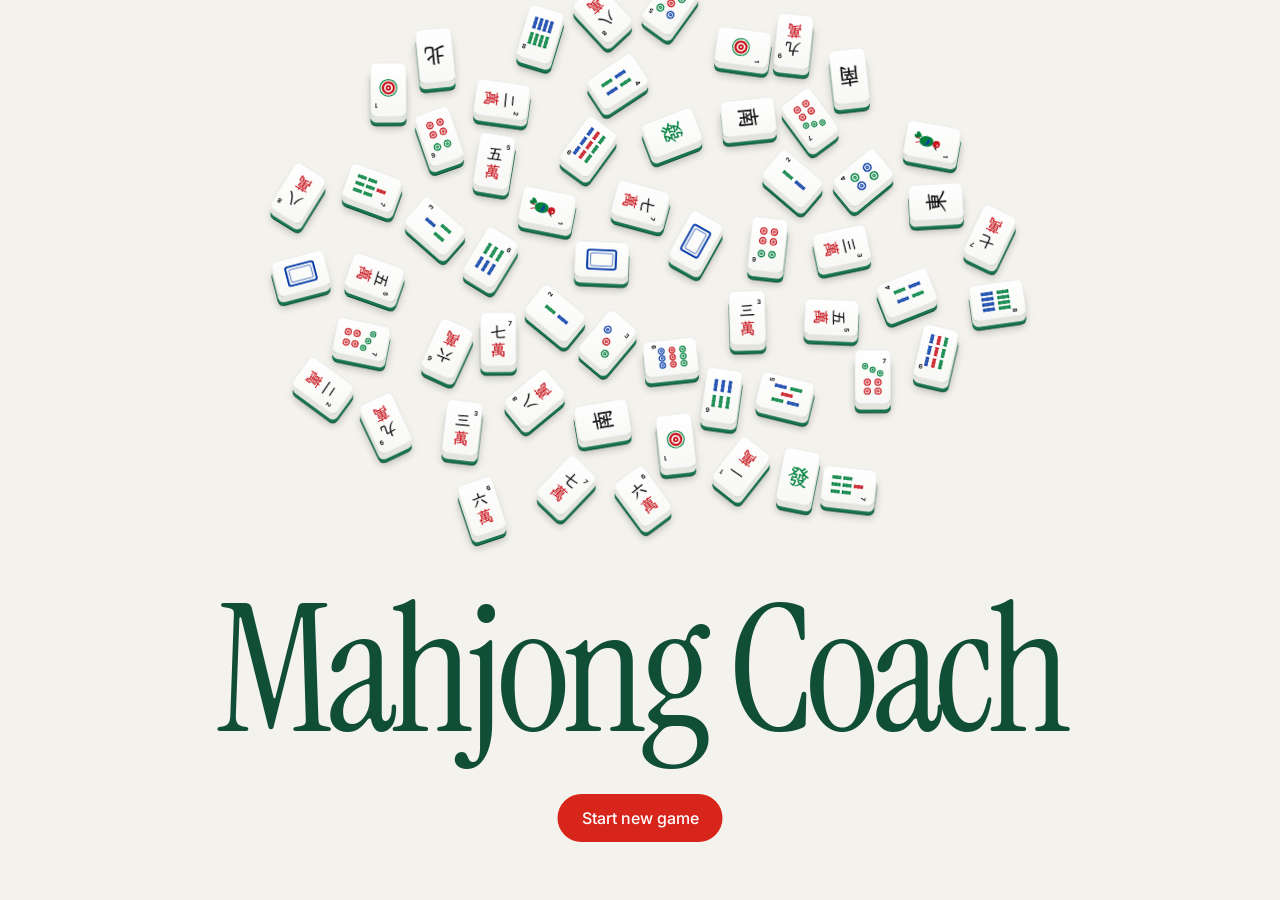
<file: mahjong-coach/index.html>
<!DOCTYPE html>
<html lang="en">
<head>
<meta charset="UTF-8">
<meta name="viewport" content="width=device-width, initial-scale=1.0, viewport-fit=cover">
<meta name="theme-color" content="#f4f2ec">
<title>Mahjong Coach</title>
<meta name="description" content="Hong Kong style mahjong against three bots, with a coach that explains when there was a better move.">
<link rel="icon" href="data:image/svg+xml,%3Csvg xmlns='http://www.w3.org/2000/svg' viewBox='0 0 60 80'%3E%3Crect x='2' y='2' width='56' height='76' rx='9' fill='%23fbf9f4' stroke='%23222' stroke-width='3'/%3E%3Ctext x='30' y='57' text-anchor='middle' font-size='46' font-weight='700' fill='%23c8302c' font-family='serif'%3E%E4%B8%AD%3C/text%3E%3C/svg%3E">
<!-- link previews (Messages, Slack, social): a mahjong tile with Guanyin on it -->
<meta property="og:type" content="website">
<meta property="og:url" content="https://ceciliayang.com/mahjong-coach/">
<meta property="og:title" content="Mahjong Coach">
<meta property="og:description" content="Hong Kong style mahjong against three bots, with a coach that explains when there was a better move.">
<meta property="og:image" content="https://ceciliayang.com/mahjong-coach/og-image.png?v=2">
<meta property="og:image:width" content="1200">
<meta property="og:image:height" content="630">
<meta property="og:image:alt" content="Mahjong tiles scattered face up across a warm beige table.">
<meta name="twitter:card" content="summary_large_image">
<!-- Tile characters: LXGW WenKai TC first (the same in every browser), Klee One if that can't load, then
     Kaiti (Safari can't use Kaiti: it's an optional macOS download). Only the tile characters (both scripts, 萬 for Cantonese, and 碰 槓 杠 吃 for the call button) are fetched
     (the text= list), so it's tiny. -->
<link rel="preconnect" href="https://fonts.googleapis.com">
<link rel="preconnect" href="https://fonts.gstatic.com" crossorigin>
<link rel="stylesheet" href="https://fonts.googleapis.com/css2?family=LXGW+WenKai+TC:wght@700&family=Klee+One:wght@600&display=swap&text=%E4%B8%80%E4%BA%8C%E4%B8%89%E5%9B%9B%E4%BA%94%E5%85%AD%E4%B8%83%E5%85%AB%E4%B9%9D%E6%9D%B1%E5%8D%97%E8%A5%BF%E5%8C%97%E4%B8%AD%E7%99%BC%E6%A2%85%E8%98%AD%E8%8F%8A%E7%AB%B9%E6%98%A5%E5%A4%8F%E7%A7%8B%E5%86%AC%E7%A2%B0%E6%A7%93%E5%90%83%E4%B8%9C%E5%8F%91%E5%85%B0%E6%9D%A0%E8%90%AC">
<!-- Interface text: SF Pro on Apple devices; everywhere else Inter (only downloaded where it's used), set at -0.4px
     (SF Pro is set at -0.2px). The class below tells the page which one it got. -->
<link rel="stylesheet" href="https://fonts.googleapis.com/css2?family=Inter:wght@400;500;600;700&display=swap">
<!-- the landing's title -->
<link rel="stylesheet" href="https://fonts.googleapis.com/css2?family=Instrument+Serif&display=swap">
<script>
  // SF Pro is the system font on Apple devices (and on any computer that has it installed); elsewhere, Inter
  if (!/Macintosh|Mac OS X|iPhone|iPad|iPod/.test(navigator.userAgent)) document.documentElement.classList.add("no-sf");
</script>
<link rel="stylesheet" href="css/style.css">
</head>
<body>
<script>
  // first visit (no saved game): hide the table from the very first paint, so it doesn't flash up before the
  // landing pile appears. ui.js / deal-anim.js take over these classes once they load (same check as ui.js load())
  (function () {
    var q = new URLSearchParams(location.search);
    if (q.has("autoplay")) return;
    var key = q.has("sandbox") ? "mahjong-coach:test" : "mahjong-coach:v1", s = null;
    try { s = JSON.parse(localStorage.getItem(key)); } catch (e) { /* storage unavailable */ }
    if (!(s && s.version === 1 && s.players)) document.body.classList.add("dealing", "dealing-hide", "landing");
  })();
</script>
  <div class="page">
    <h1 class="visually-hidden">Mahjong coach</h1>

    <!-- The table: side players on the left and right; in the middle the player opposite, the white box
         (everyone's discards, then the latest move) and you -->
    <main class="table" id="table" aria-label="Mahjong table">
      <section class="seat seat-left" data-p="3"></section>
      <div class="center">
        <section class="seat seat-top" data-p="2"></section>
        <div class="felt">
          <div class="discards" id="discards" aria-label="Discards"></div>
          <hr class="felt-div">
          <div class="bar" id="bar"></div>
        </div>
        <section class="me" id="me" aria-label="Your hand">
          <div class="exposed" id="meExposed"></div>
          <div class="hand" id="hand"></div>
          <div class="me-plate" id="mePlate"></div>
        </section>
      </div>
      <section class="seat seat-right" data-p="1"></section>
    </main>

    <!-- phones: your part of the game (latest move + your tiles) lives in this bottom sheet -->
    <div class="sheet" id="sheet" aria-label="Your move and your hand"><button type="button" class="sheet-grab" id="sheetGrab" aria-label="Collapse your hand" aria-expanded="true"></button><hr class="sheet-div"></div>

    <!-- floating actions, bottom left -->
    <div class="fab">
      <button type="button" class="fab-btn light" id="newBtn">New game</button>
      <div class="settings-wrap">
        <button type="button" class="fab-btn light icon" id="settingsBtn" aria-label="Settings" aria-haspopup="true" aria-expanded="false" aria-controls="settings"><svg viewBox="0 0 24 24" width="20" height="20" fill="none" stroke="currentColor" stroke-width="1.8" stroke-linecap="round" stroke-linejoin="round" aria-hidden="true"><path d="M12.22 2h-.44a2 2 0 0 0-2 2v.18a2 2 0 0 1-1 1.73l-.43.25a2 2 0 0 1-2 0l-.15-.08a2 2 0 0 0-2.73.73l-.22.38a2 2 0 0 0 .73 2.73l.15.1a2 2 0 0 1 1 1.72v.51a2 2 0 0 1-1 1.74l-.15.09a2 2 0 0 0-.73 2.73l.22.38a2 2 0 0 0 2.73.73l.15-.08a2 2 0 0 1 2 0l.43.25a2 2 0 0 1 1 1.73V20a2 2 0 0 0 2 2h.44a2 2 0 0 0 2-2v-.18a2 2 0 0 1 1-1.73l.43-.25a2 2 0 0 1 2 0l.15.08a2 2 0 0 0 2.73-.73l.22-.39a2 2 0 0 0-.73-2.73l-.15-.08a2 2 0 0 1-1-1.74v-.5a2 2 0 0 1 1-1.74l.15-.09a2 2 0 0 0 .73-2.73l-.22-.38a2 2 0 0 0-2.73-.73l-.15.08a2 2 0 0 1-2 0l-.43-.25a2 2 0 0 1-1-1.73V4a2 2 0 0 0-2-2z"/><circle cx="12" cy="12" r="3"/></svg></button>
            <div class="settings" id="settings" role="group" aria-label="Settings" hidden>
              <!-- phones only (the Settings sheet): a title and a close button -->
              <div class="settings-head">
                <h2>Settings</h2>
                <button type="button" class="icon-btn" id="settingsClose" aria-label="Close settings">
                  <svg width="14" height="14" viewBox="0 0 18 18" fill="none" aria-hidden="true"><path d="M1.5 1.5L16.5 16.5M16.5 1.5L1.5 16.5" stroke="currentColor" stroke-width="1.8" stroke-linecap="round"/></svg>
                </button>
              </div>
              <!-- Figma 2442:36283: two choices, then the "Play with" toggles, each with an icon -->
              <div class="set-row set-static">
                <span class="set-text"><b>Difficulty level</b></span>
                <div class="seg" role="radiogroup" aria-label="Difficulty level">
                  <button type="button" role="radio" data-diff="easy" aria-checked="false">Easy</button>
                  <button type="button" role="radio" data-diff="normal" aria-checked="true">Normal</button>
                  <button type="button" role="radio" data-diff="hard" aria-checked="false">Hard</button>
                </div>
              </div>
              <div class="set-row set-static">
                <span class="set-text"><b>Language</b></span>
                <div class="seg" role="radiogroup" aria-label="Language">
                  <button type="button" role="radio" data-lang="mandarin" aria-checked="false">Mandarin</button>
                  <button type="button" role="radio" data-lang="cantonese" aria-checked="true">Cantonese</button>
                </div>
              </div>
              <hr class="set-sep">
              <div class="set-heading" id="playWithLabel">Play with</div>
              <div role="group" aria-labelledby="playWithLabel">
                <button type="button" class="set-row set-toggle" id="sortBtn" role="switch" aria-checked="true" title="Keep your hand and the discards sorted. Off: drag your tiles yourself">
                  <svg class="set-icon" width="16" height="16" viewBox="0 0 16 16" fill="none" aria-hidden="true"><path d="M11.7497 7.00001V13.189L13.9697 10.969L15.0297 12.03L11.7067 15.354C11.5345 15.5262 11.3054 15.6296 11.0624 15.6449C10.8194 15.6602 10.5791 15.5863 10.3867 15.437L10.2927 15.354L6.96973 12.03L8.02973 10.97L10.2497 13.189V7.00001H11.7497ZM5.61273 0.563011L5.70673 0.646011L9.02973 3.97001L7.96973 5.03001L5.74973 2.81001V9.00001H4.24973V2.81001L2.02973 5.03001L0.969727 3.97001L4.29273 0.646011C4.46492 0.473834 4.69402 0.370403 4.93705 0.355122C5.18007 0.33984 5.42032 0.413759 5.61273 0.563011V0.563011Z" fill="currentColor"/></svg><span class="set-text"><b>Autosort</b></span><span class="switch" aria-hidden="true"></span>
                </button>
                <button type="button" class="set-row set-toggle" id="soundBtn" role="switch" aria-checked="true" title="Tile clatter when the tiles are shuffled and dealt">
                  <svg class="set-icon" width="16" height="16" viewBox="0 0 16 16" fill="none" aria-hidden="true"><path d="M15.5758 8.00015C15.5758 11.4276 13.1498 14.2971 9.92578 14.9886V13.6481C12.4258 12.9831 14.2758 10.7066 14.2758 8.00015C14.2758 5.29365 12.4258 3.01715 9.92578 2.35215V1.01165C13.1498 1.70315 15.5758 4.57215 15.5758 8.00015ZM12.5758 8.00015C12.5758 6.24115 11.4738 4.73815 9.92578 4.13515V5.58115C10.3381 5.83613 10.6785 6.19214 10.9147 6.61545C11.151 7.03876 11.2752 7.51537 11.2758 8.00015C11.2752 8.48491 11.1509 8.96151 10.9146 9.38481C10.6784 9.80812 10.338 10.1641 9.92578 10.4191V11.8651C11.4738 11.2621 12.5758 9.75865 12.5758 8.00015ZM7.61728 1.03815C7.52591 1.00023 7.42533 0.990298 7.3283 1.00961C7.23127 1.02893 7.14217 1.07662 7.07228 1.14665L3.21878 5.00015H1.42578C0.874281 5.00015 0.425781 5.44865 0.425781 6.00015V10.0001C0.425781 10.5516 0.874281 11.0001 1.42578 11.0001H3.21878L7.07228 14.8536C7.14211 14.9238 7.23121 14.9716 7.32827 14.991C7.42533 15.0105 7.52597 15.0006 7.61742 14.9627C7.70887 14.9249 7.787 14.8607 7.8419 14.7783C7.89681 14.6959 7.926 14.5991 7.92578 14.5001V1.50015C7.92581 1.40126 7.89651 1.30459 7.8416 1.22236C7.78669 1.14013 7.70862 1.07602 7.61728 1.03815Z" fill="currentColor"/></svg><span class="set-text"><b>Sound</b></span><span class="switch" aria-hidden="true"></span>
                </button>
                <button type="button" class="set-row set-toggle" id="flowersBtn" role="switch" aria-checked="false" title="The flower and season tiles. Starts with the next hand">
                  <svg class="set-icon" width="16" height="16" viewBox="0 0 16 16" fill="none" aria-hidden="true"><path d="M7.50395 15.0529L7.51145 15.0519C7.52309 15.174 7.57959 15.2873 7.67002 15.3701C7.76045 15.4529 7.87837 15.4991 8.00095 15.4999C8.12342 15.4999 8.24162 15.455 8.33314 15.3736C8.42466 15.2922 8.48312 15.1801 8.49745 15.0584L8.49945 15.0264C8.69795 13.2899 10.1725 11.9999 11.9755 11.9999C12.714 11.9999 13.4155 12.2284 14.002 12.6459L14.001 11.4824C13.3733 11.1645 12.6795 10.9992 11.976 10.9999C10.576 10.9999 9.32695 11.6159 8.50095 12.5999V10.4499C9.64195 10.2179 10.501 9.20945 10.501 7.99995C11.164 7.99995 11.7999 7.73655 12.2687 7.26771C12.7376 6.79887 13.001 6.16299 13.001 5.49995C13.001 4.8369 12.7376 4.20102 12.2687 3.73218C11.7999 3.26334 11.164 2.99995 10.501 2.99995C10.5001 2.34686 10.2437 1.72004 9.78667 1.25354C9.32961 0.787054 8.70815 0.517939 8.05522 0.503764C7.40229 0.489588 6.76973 0.731477 6.29285 1.17769C5.81598 1.6239 5.53264 2.23901 5.50345 2.89145L5.50095 2.99995C4.84787 3.00079 4.22104 3.25716 3.75455 3.71422C3.28806 4.17129 3.01895 4.79275 3.00477 5.44568C2.9906 6.09861 3.23248 6.73117 3.6787 7.20804C4.12491 7.68492 4.74002 7.96826 5.39245 7.99745L5.50095 7.99995C5.50093 8.57625 5.69997 9.13487 6.06441 9.58131C6.42885 10.0277 6.93631 10.3346 7.50095 10.4499V12.6174C6.66595 11.6244 5.39745 10.9999 3.98695 10.9999C3.28745 10.9999 2.61195 11.1599 2.00295 11.4599L2.00195 12.6169C2.58535 12.2139 3.27789 11.9987 3.98695 11.9999C5.80845 11.9999 7.31845 13.3114 7.50395 15.0529ZM9.50095 5.49995C9.50095 5.89777 9.34292 6.2793 9.06161 6.56061C8.78031 6.84191 8.39878 6.99995 8.00095 6.99995C7.60313 6.99995 7.2216 6.84191 6.94029 6.56061C6.65899 6.2793 6.50095 5.89777 6.50095 5.49995C6.50095 5.10212 6.65899 4.72059 6.94029 4.43929C7.2216 4.15798 7.60313 3.99995 8.00095 3.99995C8.39878 3.99995 8.78031 4.15798 9.06161 4.43929C9.34292 4.72059 9.50095 5.10212 9.50095 5.49995Z" fill="currentColor"/></svg><span class="set-text"><b>Flowers</b></span><span class="switch" aria-hidden="true"></span>
                </button>
                <button type="button" class="set-row set-toggle" id="scoresBtn" role="switch" aria-checked="false" title="A win needs at least 1 point, and everyone's score shows by their name. Off: any complete hand wins">
                  <svg class="set-icon lg" width="20" height="20" viewBox="0 0 20 20" fill="none" aria-hidden="true"><path d="M11.25 1.25C11.7283 1.24997 12.1884 1.4327 12.5364 1.7608C12.8844 2.0889 13.0938 2.53757 13.1219 3.015L13.125 3.125V9.375H14.375C14.8533 9.37497 15.3134 9.5577 15.6614 9.8858C16.0094 10.2139 16.2188 10.6626 16.2469 11.14L16.25 11.25V16.875C16.25 17.3533 16.0673 17.8134 15.7392 18.1614C15.4111 18.5094 14.9624 18.7188 14.485 18.7469L14.375 18.75H8.75C8.27174 18.75 7.81155 18.5673 7.46359 18.2392C7.11562 17.9111 6.90618 17.4624 6.87812 16.985L6.875 16.875V10.625H5.625C5.14674 10.625 4.68655 10.4423 4.33859 10.1142C3.99062 9.7861 3.78118 9.33743 3.75313 8.86L3.75 8.75V3.125C3.74997 2.64674 3.9327 2.18655 4.2608 1.83859C4.5889 1.49062 5.03757 1.28118 5.515 1.25313L5.625 1.25H11.25ZM14.375 10.625H8.75C8.59692 10.625 8.44916 10.6812 8.33477 10.7829C8.22037 10.8847 8.14729 11.0248 8.12937 11.1769L8.125 11.25V16.875C8.12502 17.0281 8.18122 17.1758 8.28295 17.2902C8.38467 17.4046 8.52484 17.4777 8.67688 17.4956L8.75 17.5H14.375C14.5281 17.5 14.6758 17.4438 14.7902 17.3421C14.9046 17.2403 14.9777 17.1002 14.9956 16.9481L15 16.875V11.25C15 11.0969 14.9438 10.9492 14.8421 10.8348C14.7403 10.7204 14.6002 10.6473 14.4481 10.6294L14.375 10.625ZM10 15C10.1658 15 10.3247 15.0658 10.4419 15.1831C10.5592 15.3003 10.625 15.4592 10.625 15.625C10.625 15.7908 10.5592 15.9497 10.4419 16.0669C10.3247 16.1842 10.1658 16.25 10 16.25C9.83424 16.25 9.67527 16.1842 9.55806 16.0669C9.44085 15.9497 9.375 15.7908 9.375 15.625C9.375 15.4592 9.44085 15.3003 9.55806 15.1831C9.67527 15.0658 9.83424 15 10 15ZM13.125 15C13.2908 15 13.4497 15.0658 13.5669 15.1831C13.6842 15.3003 13.75 15.4592 13.75 15.625C13.75 15.7908 13.6842 15.9497 13.5669 16.0669C13.4497 16.1842 13.2908 16.25 13.125 16.25C12.9592 16.25 12.8003 16.1842 12.6831 16.0669C12.5658 15.9497 12.5 15.7908 12.5 15.625C12.5 15.4592 12.5658 15.3003 12.6831 15.1831C12.8003 15.0658 12.9592 15 13.125 15ZM10 11.875C10.1658 11.875 10.3247 11.9408 10.4419 12.0581C10.5592 12.1753 10.625 12.3342 10.625 12.5C10.625 12.6658 10.5592 12.8247 10.4419 12.9419C10.3247 13.0592 10.1658 13.125 10 13.125C9.83424 13.125 9.67527 13.0592 9.55806 12.9419C9.44085 12.8247 9.375 12.6658 9.375 12.5C9.375 12.3342 9.44085 12.1753 9.55806 12.0581C9.67527 11.9408 9.83424 11.875 10 11.875ZM13.125 11.875C13.2908 11.875 13.4497 11.9408 13.5669 12.0581C13.6842 12.1753 13.75 12.3342 13.75 12.5C13.75 12.6658 13.6842 12.8247 13.5669 12.9419C13.4497 13.0592 13.2908 13.125 13.125 13.125C12.9592 13.125 12.8003 13.0592 12.6831 12.9419C12.5658 12.8247 12.5 12.6658 12.5 12.5C12.5 12.3342 12.5658 12.1753 12.6831 12.0581C12.8003 11.9408 12.9592 11.875 13.125 11.875ZM11.25 2.5H5.625C5.47192 2.50002 5.32416 2.55622 5.20977 2.65795C5.09537 2.75967 5.02229 2.89984 5.00437 3.05187L5 3.125V8.75C5.00002 8.90308 5.05622 9.05084 5.15795 9.16523C5.25967 9.27963 5.39984 9.35271 5.55188 9.37062L5.625 9.375H11.25C11.4031 9.37498 11.5508 9.31878 11.6652 9.21705C11.7796 9.11533 11.8527 8.97516 11.8706 8.82312L11.875 8.75V3.125C11.875 2.97192 11.8188 2.82416 11.7171 2.70977C11.6153 2.59537 11.4752 2.52229 11.3231 2.50437L11.25 2.5ZM10 6.875C10.1658 6.875 10.3247 6.94085 10.4419 7.05806C10.5592 7.17527 10.625 7.33424 10.625 7.5C10.625 7.66576 10.5592 7.82473 10.4419 7.94194C10.3247 8.05915 10.1658 8.125 10 8.125C9.83424 8.125 9.67527 8.05915 9.55806 7.94194C9.44085 7.82473 9.375 7.66576 9.375 7.5C9.375 7.33424 9.44085 7.17527 9.55806 7.05806C9.67527 6.94085 9.83424 6.875 10 6.875ZM6.875 3.75C7.04076 3.75 7.19973 3.81585 7.31694 3.93306C7.43415 4.05027 7.5 4.20924 7.5 4.375C7.5 4.54076 7.43415 4.69973 7.31694 4.81694C7.19973 4.93415 7.04076 5 6.875 5C6.70924 5 6.55027 4.93415 6.43306 4.81694C6.31585 4.69973 6.25 4.54076 6.25 4.375C6.25 4.20924 6.31585 4.05027 6.43306 3.93306C6.55027 3.81585 6.70924 3.75 6.875 3.75Z" fill="currentColor"/></svg><span class="set-text"><b>Points</b></span><span class="switch" aria-hidden="true"></span>
                </button>
                <button type="button" class="set-row set-toggle" id="specialBtn" role="switch" aria-checked="false" title="Seven pairs and thirteen orphans also win. Off: a win is always four sets and a pair">
                  <svg class="set-icon lg" width="20" height="20" viewBox="0 0 20 20" fill="none" aria-hidden="true" stroke="currentColor" stroke-width="1.25"><rect x="2.125" y="4.625" width="9" height="12.75" rx="1.75"/><path d="M2.125 14.375h9"/><circle cx="6.625" cy="9.25" r="1.5"/><path d="M8.875 4.625V4.375c0-.966.784-1.75 1.75-1.75h5.5c.966 0 1.75.784 1.75 1.75v9.25c0 .966-.784 1.75-1.75 1.75h-4.75"/><path d="M11.125 12.375h6.75"/></svg><span class="set-text"><b>Special hands</b><small>Win with 7 pairs or 13 orphans</small></span><span class="switch" aria-hidden="true"></span>
                </button>
              </div>
            </div>
      </div>
      <button type="button" class="fab-btn light icon" id="undoBtn" aria-label="Undo your last move" title="Undo" hidden><svg viewBox="0 0 24 24" width="20" height="20" fill="none" stroke="currentColor" stroke-width="1.8" stroke-linecap="round" stroke-linejoin="round" aria-hidden="true"><path d="M9 14 4 9l5-5"/><path d="M4 9h10.5a5.5 5.5 0 0 1 0 11H11"/></svg></button>
    </div>
  </div>

  <button type="button" class="coach" id="coach" aria-label="Open coach" title="Coach me"><span id="coachAv"></span></button>
  <button type="button" class="bubble" id="bubble" hidden></button>

  <aside class="pane" id="pane" aria-label="Coach" aria-hidden="true">
    <div class="pane-head">
      <h2 class="pane-title"><span class="visually-hidden">Coach</span><span id="paneAv"></span></h2>
      <button type="button" class="icon-btn" id="paneClose" aria-label="Close coach">
        <svg width="14" height="14" viewBox="0 0 18 18" fill="none"><path d="M1.5 1.5L16.5 16.5M16.5 1.5L1.5 16.5" stroke="currentColor" stroke-width="1.8" stroke-linecap="round"/></svg>
      </button>
    </div>
    <div class="pane-body" id="paneBody"></div>
  </aside>

  <div class="modal" id="modal" hidden>
    <div class="modal-card" id="modalCard" role="dialog" aria-modal="true"></div>
  </div>

  <script type="module" src="js/ui.js"></script>
</body>
</html>
</file>
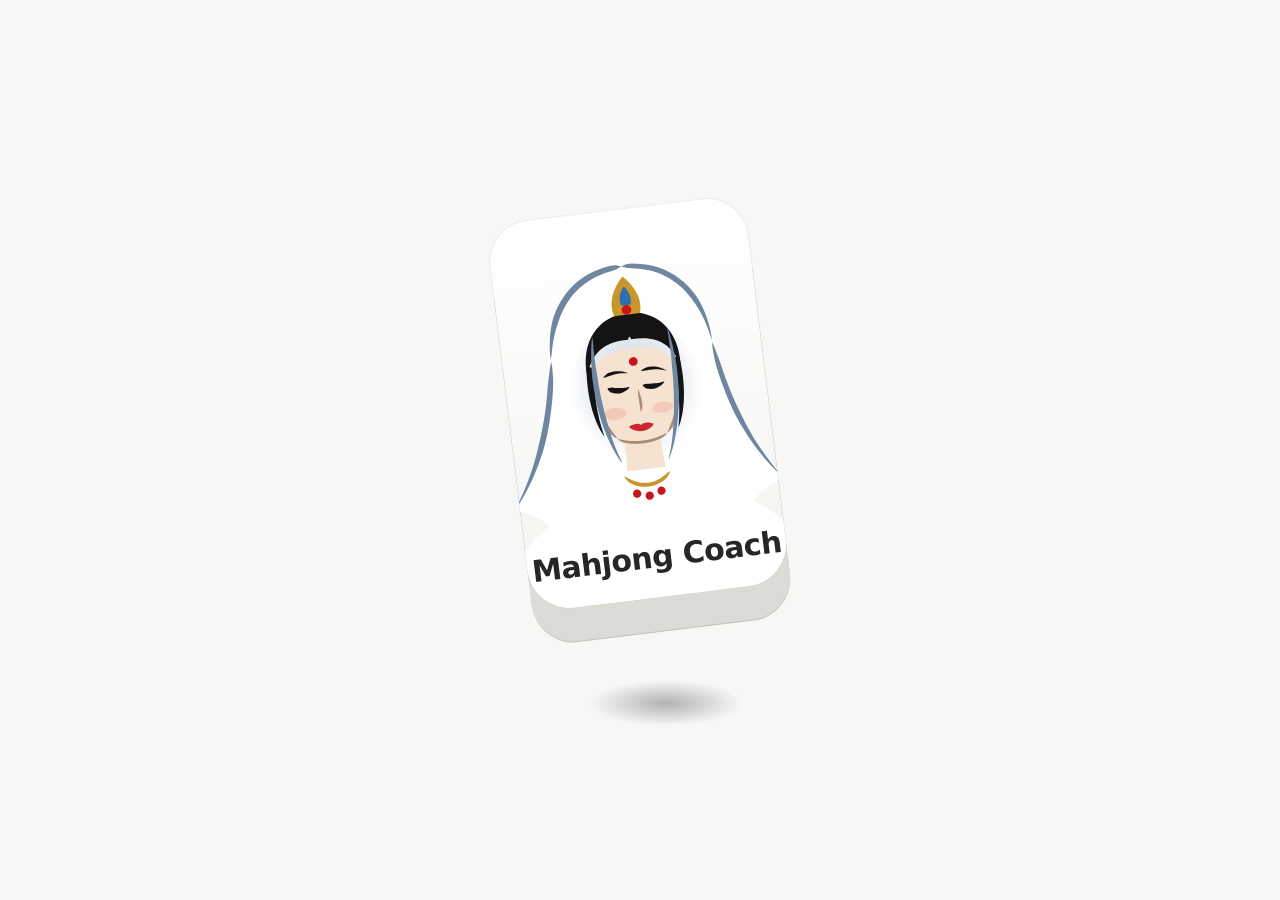
<file: mahjong-coach/og/og.html>
<!doctype html>
<html>
<head>
<meta charset="utf-8">
<title>Mahjong Coach link preview</title>
<!--
  The link preview (og-image.png), drawn from the same Guanyin as the Coach button and panel, so a new
  Guanyin version updates all three. To re-render, with the dev server running (npm run dev):
    "/Applications/Google Chrome.app/Contents/MacOS/Google Chrome" --headless=new --hide-scrollbars \
      --force-device-scale-factor=1 --window-size=1200,900 --virtual-time-budget=3000 \
      --screenshot=shot.png "http://localhost:3000/mahjong-coach/og/og.html"
    sips -c 630 1200 shot.png --out ../og-image.png
  (the page is 900px tall with the 1200x630 card centred, so sips' centre crop is exact)
-->
<style>
  html, body { margin: 0; background: #f7f7f5; }
  body { height: 900px; display: flex; align-items: center; justify-content: center; }
  #card { width: 1200px; height: 630px; display: block; }
</style>
</head>
<body>
<svg id="card" viewBox="0 0 1200 630" xmlns="http://www.w3.org/2000/svg"></svg>
<script type="module">
  import { guanyinMarkup } from "../js/coach-art.js";
  // one white tile, centred, with Guanyin as a bust running off the bottom of its face (no halo)
  const w = 260, h = w * 1.5, d = w * 0.13, r = w * 0.16, x = (1200 - w) / 2, y = (630 - (h + d)) / 2 - 30;
  // a tall view box so her robe carries on past the bottom of the tile face (clipped there)
  const aw = w + 20, ah = aw * 82 / 64;
  // raised (y + 34) to leave room for the title written across the bottom of the tile
  const art = guanyinMarkup("8 4 64 82").replace("<svg", `<svg x="${x - 10}" y="${y + 34}" width="${aw}" height="${ah}"`);
  // "Mahjong Coach" written straight onto the tile, low down, over her robe (a white edge keeps it crisp)
  const title = `<text x="${x + w / 2}" y="${y + h - 30}" text-anchor="middle" font-family="'SF Pro Display', -apple-system, system-ui, sans-serif"
    font-size="30" font-weight="600" letter-spacing="-0.5" fill="#262626" stroke="#fff" stroke-width="6" stroke-linejoin="round" paint-order="stroke">Mahjong Coach</text>`;
  // the tile leans a little, as if just set down, with its shadow falling down and to the right on the table
  // the tile is lifted (y - 30) so it floats above its shadow
  const cx = x + w / 2, cy = y + (h + d) / 2, TILT = -7;
  document.getElementById("card").innerHTML = `
    <defs>
      <linearGradient id="face" x1="0" y1="0" x2="0" y2="1"><stop offset="0" stop-color="#fff"/><stop offset="1" stop-color="#f3f3f0"/></linearGradient>
      <!-- like the floating Coach tile in the game: a soft oval shadow on the table, with a gap below the tile -->
      <radialGradient id="floor" cx="50%" cy="50%" r="50%"><stop offset="0" stop-color="#000" stop-opacity=".28"/><stop offset=".7" stop-color="#000" stop-opacity="0"/></radialGradient>
      <clipPath id="c"><rect x="${x}" y="${y}" width="${w}" height="${h}" rx="${r}"/></clipPath>
    </defs>
    <rect width="1200" height="630" fill="#f7f7f5"/>
    <!-- same proportions as the floating Coach tile's shadow (84% of the tile wide, a quarter of its width tall,
         its centre about 0.28 tile-widths below the tile), centred under the tilted tile's bottom edge -->
    <ellipse cx="${cx + Math.sin(-TILT * Math.PI / 180) * (h + d) / 2}" cy="${cy + Math.cos(TILT * Math.PI / 180) * (h + d) / 2 + w * 0.28}" rx="${w * 0.42}" ry="${w * 0.125}" fill="url(#floor)"/>
    <g transform="rotate(${TILT} ${cx} ${cy})">
      <rect x="${x}" y="${y + d + 1}" width="${w}" height="${h}" rx="${r}" fill="#c2c2ba"/>
      <rect x="${x}" y="${y + d}" width="${w}" height="${h}" rx="${r}" fill="#dcdcd6"/>
      <rect x="${x}" y="${y}" width="${w}" height="${h}" rx="${r}" fill="url(#face)" stroke="rgba(0,0,0,.06)"/>
      <g clip-path="url(#c)">${art}${title}</g>
    </g>`;
  // no halo on the preview
  document.querySelectorAll(".gy-halo").forEach((el) => el.remove());
</script>
</body>
</html>
</file>
<file: mahjong-coach/css/style.css>
/* Mahjong Coach. Styled after the portfolio, Polish Shelf and Banchan Party: white page, system type at
   weight 500 with tight tracking, grey scope pills, dark pill buttons, big soft-shadowed rounded cards,
   and a slide-in pane on the right (a bottom sheet on phones). The tiles carry the color. */
:root {
  color-scheme: light;
  --bg: #ffffff;
  --page: #f4f2ec;   /* page background, warm beige (Figma Beige/beige 200); the phone sheet stays white */
  --tag: rgba(223, 220, 214, .6);  /* wind circles: #dfdcd6 at 60% */
  --turn: #d7251c;   /* the tag of whoever has to act */
  --fg: #000000;
  --text: #222222;
  --muted: #6a6a6a;
  --line: #dddddd;
  --hair: #ebebeb;
  --felt: #f7f7f7;
  --pill: #f2f2f2;
  --pill-hover: #e8e8e8;
  --red: #c8302c;
  --face: #f7f7f5;   /* Porcelain white: white faces fading to the faintest grey */
  --edge: #e4e4de;   /* the white body's side (a real tile is white with a green back layer) */
  --edge-green: #18744f;  /* the green back layer's side */
  --edge-green-rim: #0a4a33;
  --back: #0e6a4e;   /* dark green backs (#138060 highlight, #08493a edge) */
  --spring: cubic-bezier(.34, 1.56, .64, 1);
  --ease: cubic-bezier(.2, .8, .2, 1);
  /* tile widths */
  /* Table tile sizes, three only:
     --lg   your hand and the tile in play (always the largest)
     --mid  the discards and your own called sets / flowers (always the same as each other)
     --opp  every opponent's tiles, all three seats alike */
  --tgap: 3px;   /* between tiles, everywhere (2px on phones) */
  --ggap: 12px;  /* between groups of tiles: called sets, flowers, rows of discards (8px on phones) */
  --depth: .24;  /* a tile's 3D edge, as a share of its width (+ a 1px rim): a thick block, like a real tile; was .13 */
  --tile-r: 1.5;  /* tile height ÷ width: 2:3, closer to a real tile standing up (was 1.333, then 1.42) */
  --lg: clamp(22px, calc((100vw - 56px) / 15), 54px);
  --mid: calc(var(--lg) * .8);
  --opp: 36px;  /* 40 before the thicker tiles; keeps the side columns clear of the buttons */
  --tag-size: 48px;  /* opponent label circle */
  --md: 34px;
  --sm: clamp(17px, 2.1vw, 26px);
  --xs: 20px;
}
* { box-sizing: border-box; }
[hidden] { display: none !important; }
/* interface text: SF Pro Display at -0.2px; without SF Pro it's Inter at -0.4px (titles keep their own spacing) */
body { letter-spacing: -0.2px; }
html.no-sf body { font-family: Inter, system-ui, sans-serif; letter-spacing: -0.4px; }
html, body { margin: 0; background: var(--page); color: var(--fg); }
body {
  font-family: "SF Pro Display", -apple-system, BlinkMacSystemFont, Inter, system-ui, sans-serif;
  -webkit-font-smoothing: antialiased;
  -webkit-tap-highlight-color: transparent;
  /* app-like touch: no text selection or long-press menus (Copy, Look Up, image previews), no double-tap zoom */
  -webkit-user-select: none; user-select: none; -webkit-touch-callout: none; touch-action: manipulation;
}
/* the page itself doesn't rubber-band when you drag past its edge */
html, body { overscroll-behavior: none; }
img, svg { -webkit-user-drag: none; }
button { font: inherit; color: inherit; }
p { text-wrap: pretty; }

.page {
  /* no maximum width: the table (and the white box) widen with the window */
  margin: 0 auto;
  padding: calc(20px + env(safe-area-inset-top)) max(26px, env(safe-area-inset-right)) 140px max(26px, env(safe-area-inset-left));
}
@media (max-width: 600px) { .page { padding: calc(20px + env(safe-area-inset-top)) 14px 110px; } }
.visually-hidden { position: absolute; width: 1px; height: 1px; padding: 0; margin: -1px; overflow: hidden; clip: rect(0 0 0 0); white-space: nowrap; border: 0; }

/* Floating actions, bottom left: New game (dark) and Settings (light). No header. */
.fab {
  position: fixed; left: max(26px, env(safe-area-inset-left)); bottom: calc(26px + env(safe-area-inset-bottom)); z-index: 30;
  display: flex; align-items: center; gap: 4px;
}
/* material: translucent, blurred backgrounds (what's behind shows through, softened); no elevation */
.fab-btn {
  height: 48px; padding: 0 24px; border: 0; border-radius: 100px; font-size: 14px; line-height: 18px; font-weight: 500; cursor: pointer;
  -webkit-backdrop-filter: blur(20px) saturate(180%); backdrop-filter: blur(20px) saturate(180%);
  transition: transform .15s ease, background .15s ease;
}
.fab-btn:active { transform: scale(.97); }
.fab-btn:focus-visible { outline: 2px solid var(--text); outline-offset: 2px; }
.fab-btn.dark { background: rgba(34, 34, 34, .78); color: #fff; }
.fab-btn.dark:hover { background: rgba(0, 0, 0, .85); }
.fab-btn.light { background: rgba(223, 220, 214, .6); color: var(--text); }
/* Icon-only FAB (Settings gear): a circle the same height as the pill buttons */
.fab-btn.icon { width: 48px; padding: 0; display: inline-grid; place-items: center; }
.fab-btn[hidden] { display: none; }
/* Undo slides out from behind Settings when there's first a move to take back */
#undoBtn:not([hidden]) { animation: undo-in .22s var(--spring) both; }
@keyframes undo-in {
  from { opacity: 0; transform: translateX(-14px) scale(.7); }
  to { opacity: 1; transform: none; }
}
@media (prefers-reduced-motion: reduce) { #undoBtn:not([hidden]) { animation: none; } }
.fab-btn.light:hover { background: rgba(208, 204, 196, .7); }
/* New game when the hand is over: solid #222222, the main thing to do next. It breathes: grows a little and
   shrinks back, slowly and without stopping, to draw the eye */
.fab-btn.primary, .fab-btn.primary:hover { background: var(--text); color: #fff; animation: fab-breathe 2.4s ease-in-out infinite; }
@keyframes fab-breathe { 0%, 100% { transform: scale(1); } 50% { transform: scale(1.05); } }
@media (prefers-reduced-motion: reduce) { .fab-btn.primary { animation: none; } }
@media (max-width: 600px) {
  .fab { left: max(12px, env(safe-area-inset-left)); bottom: calc(12px + env(safe-area-inset-bottom)); }
  .fab-btn { height: 40px; padding: 0 16px; font-size: 13px; }
  .fab-btn.icon { width: 40px; padding: 0; }
  .fab-btn.icon svg { width: 18px; height: 18px; }
}
/* Settings menu: a small card of switches under the Settings button */
.settings-wrap { position: relative; }
.settings {
  position: absolute; top: calc(100% + 8px); right: 0; z-index: 40; width: 320px; padding: 8px;
  border-radius: 24px; background: #fff; box-shadow: 0 12px 40px rgba(0, 0, 0, .14), 0 1px 2px rgba(0, 0, 0, .06);
  animation: pop .25s var(--spring); transform-origin: top right;
}
@keyframes pop { from { opacity: 0; transform: scale(.94) translateY(-4px); } }
.set-row {
  display: flex; align-items: center; gap: 14px; width: 100%; padding: 12px 14px; border: 0; border-radius: 16px;
  background: none; font: inherit; color: var(--text); text-align: left; cursor: pointer;
}
.set-row:hover { background: var(--felt); }
.set-row:focus-visible { outline: 2px solid var(--text); outline-offset: -2px; }
.set-text { flex: 1; display: flex; flex-direction: column; gap: 2px; }
.set-text b { font-size: 14px; line-height: 18px; font-weight: 500; }
.set-text small { font-size: 12px; line-height: 16px; color: var(--muted); }
.switch { position: relative; flex-shrink: 0; width: 40px; height: 24px; border-radius: 12px; background: var(--line); transition: background .2s ease; }
.switch::after {
  content: ""; position: absolute; top: 2px; left: 2px; width: 20px; height: 20px; border-radius: 50%; background: #fff;
  box-shadow: 0 1px 3px rgba(0, 0, 0, .2); transition: transform .25s var(--spring);
}
.set-row[aria-checked="true"] .switch { background: var(--text); }
.set-row[aria-checked="true"] .switch::after { transform: translateX(16px); }
.set-sep { margin: 6px 14px; border: 0; border-top: 1px solid var(--hair); }
/* Difficulty: a small segmented control */
.set-row.set-static { cursor: default; flex-wrap: wrap; row-gap: 10px; }
.set-row.set-static:hover { background: none; }
.settings-head { display: none; }  /* only on phones, where Settings is a sheet */
.seg { display: inline-flex; padding: 3px; border-radius: 100px; background: var(--pill); }
/* a row with a longer description: the choices sit underneath, full width, each button an equal share */
.set-stack { flex-wrap: wrap; gap: 10px; }
.set-stack .set-text { flex-basis: 100%; }
.set-stack .seg { display: flex; width: 100%; }
.set-stack .seg > * { flex: 1; }
.seg button {
  padding: 6px 12px; border: 0; border-radius: 100px; background: none; font-size: 13px; line-height: 16px; font-weight: 500;
  color: var(--muted); cursor: pointer; transition: background .15s ease, color .15s ease;
}
.seg button[aria-checked="true"] { background: #fff; color: var(--text); box-shadow: 0 1px 2px rgba(0, 0, 0, .1); }
.seg button:focus-visible { outline: 2px solid var(--text); outline-offset: 1px; }
/* "Play with": a small heading over the toggles, each a 16px icon, its name and a switch */
.set-heading { padding: 12px 14px; font-size: 14px; line-height: 18px; font-weight: 500; color: var(--text); }
.set-toggle .set-text b { font-weight: 400; }
.set-icon { flex-shrink: 0; width: 16px; height: 16px; color: var(--text); }
.set-icon.lg { width: 20px; height: 20px; }  /* Points and Special hands (Figma 2442:36283) */
.set-toggle .set-text small { margin-top: 2px; line-height: 12px; color: #6c6c6c; }  /* 4px under the name */
/* the two choices stay on one line beside their names */
.set-static .set-text b { white-space: nowrap; }
.set-static .seg button { padding: 6px 10px; }
.set-toggle { gap: 12px; }
.fab .settings { top: auto; bottom: calc(100% + 8px); left: 0; right: auto; transform-origin: bottom left; overflow-y: auto; overscroll-behavior: contain; }
.scopes { display: flex; gap: 8px; flex-wrap: wrap; }
.scope {
  flex-shrink: 0; padding: 12px 16px; border: 0; border-radius: 32px; background: var(--pill); color: var(--text);
  font-size: 12px; line-height: 16px; font-weight: 500; white-space: nowrap; cursor: pointer; transition: background .15s ease, color .15s ease;
}
button.scope:hover { background: var(--pill-hover); }
.scope:focus-visible, .btn:focus-visible, .tile:focus-visible { outline: 2px solid var(--text); outline-offset: 2px; }
span.scope { cursor: default; }
.scope.dark { background: var(--text); color: #fff; }
@media (max-width: 600px) {
  .settings { width: min(320px, calc(100vw - 32px)); }
  /* one row that scrolls sideways instead of wrapping */
  .scopes { flex-wrap: nowrap; overflow-x: auto; scrollbar-width: none; margin: 0 -16px; padding: 0 16px; }
  .scopes::-webkit-scrollbar { display: none; }
  .scopes .scope { padding: 8px 12px; font-size: 11px; }
}

/* Buttons */
.btn {
  display: inline-flex; align-items: center; justify-content: center; gap: 8px;
  padding: 14px 24px; border: 0; border-radius: 100px; background: var(--text); color: #fff;
  font-size: 16px; line-height: 20px; font-weight: 500; white-space: nowrap; cursor: pointer;
  transition: transform .15s ease, opacity .15s ease, background .15s ease;
}
.btn:hover { opacity: .85; }
.btn:active { transform: scale(.97); }
.btn.light { background: var(--pill); color: var(--text); }
.btn.light:hover { background: var(--pill-hover); opacity: 1; }
.btn.red { background: var(--red); }
.btn.small { padding: 10px 16px; font-size: 14px; line-height: 18px; }
.btn .tile { pointer-events: none; }
/* the buttons in the bar (Continue, Call, Discard, Mahjong) match the Coach me floating button */
.bar .btn { height: 48px; padding: 0 24px; font-size: 14px; line-height: 18px; }

/* Tiles: ivory face; seen from above, the bottom edge shows the tile's thickness like a real one: the white body,
   then its green back layer (face down, the other way round: the green layer, then the white body). --sides is
   that edge, reused by every state that changes the shadow (selected, picked, dragging, won). */
.tile {
  --w: var(--md);
  --white-side: calc(var(--w) * var(--depth) * 2 / 3);  /* the edge is 2/3 white body, 1/3 green back layer */
  --sides: 0 var(--white-side) 0 var(--edge), 0 calc(var(--w) * var(--depth)) 0 var(--edge-green), 0 calc(var(--w) * var(--depth) + 1px) 0 var(--edge-green-rim);
  position: relative; display: inline-block; flex-shrink: 0; width: var(--w); height: calc(var(--w) * var(--tile-r));
  padding: 0; border: 0; border-radius: calc(var(--w) * .16); background: linear-gradient(#ffffff, var(--face));
  box-shadow: inset 0 0 0 1px rgba(0, 0, 0, .05), var(--sides), 0 calc(var(--w) * (var(--depth) + .04)) calc(var(--w) * .3) rgba(0, 0, 0, .12);
  margin-bottom: calc(var(--w) * var(--depth) + 1px); vertical-align: top;
}
.tile svg { display: block; width: 100%; height: 100%; padding: 8% 6%; }
.tile.lg { --w: var(--lg); }
.tile.md { --w: var(--md); }
.tile.sm { --w: var(--sm); }
.tile.xs { --w: var(--xs); }
/* face-down: the same 3D depth as a face-up tile (edge + 1px rim + shadow), just in the green back colours */
/* Jade backs ("thin edges"): the body stays deep green while light seems to pass through the thin rim, with a faint
   bright line along the top edge. The gradient tips a few degrees differently from tile to tile. */
.tile.back, .tile.face-down {
  --jade-a: 180deg;
  /* upside down: the green back layer (1/3 of the edge) is on top, the white body (2/3) under it */
  --sides: 0 calc(var(--w) * var(--depth) / 3) 0 #0b5a40, 0 calc(var(--w) * var(--depth)) 0 var(--edge), 0 calc(var(--w) * var(--depth) + 1px) 0 #c9c9c2;
  background: linear-gradient(var(--jade-a), #127a5b, #0d6649);
  box-shadow: inset 0 0 0 1px rgba(0, 0, 0, .08), inset 0 max(1px, calc(var(--w) * .033)) 0 rgba(150, 235, 200, .35),
    inset 0 0 calc(var(--w) * .15) rgba(90, 200, 155, .22),
    var(--sides), 0 calc(var(--w) * (var(--depth) + .04)) calc(var(--w) * .3) rgba(0, 0, 0, .12);
}
.tile.back:nth-child(3n + 1), .tile.face-down:nth-child(3n + 1) { --jade-a: 172deg; }
.tile.back:nth-child(5n + 2), .tile.face-down:nth-child(5n + 2) { --jade-a: 189deg; }
.tile.back:nth-child(7n + 3), .tile.face-down:nth-child(7n + 3) { --jade-a: 176deg; }
.tile.face-down svg { visibility: hidden; }

/* Table: the side players' columns on the left and right; the middle column holds the player opposite,
   the white box (discards + the latest move) and you. All three opponent labels sit along the top. */
.table {
  display: grid; grid-template-columns: auto minmax(0, 1fr) auto; column-gap: 64px; align-items: start;  /* at most 64px either side of the white box */
  --top-w: var(--opp); --side-w: var(--opp);
}
.seat { display: flex; flex-direction: column; align-items: center; gap: 24px; min-width: 0; }
.seat-top { --seat-w: var(--top-w); }
/* side columns are exactly as wide as a sideways tile; a longer name just extends past, centered */
.seat-left, .seat-right { --seat-w: var(--side-w); width: calc(var(--side-w) * var(--tile-r)); }
.seat-left > *, .seat-right > * { flex-shrink: 0; }
.center { display: flex; flex-direction: column; gap: 48px; min-width: 0; container-type: inline-size; }
/* your hand spans the white box edge to edge: 14 tiles and 13 3px gaps across the middle column;
   the tile in play in the white box is the same size (phones are different: the box moves into the sheet) */
/* short windows: --lg-max (set by fitLayout) shrinks the discards and your called sets along with your hand */
.center { --mid: min(calc(var(--lg) * .8), calc(var(--lg-max, 999px) * .8)); }
.center .hand, .center .bar { --lg: min(var(--lg-max, 56px), calc((100cqw - 13 * var(--tgap)) / 14)); }  /* capped at 56px wide so the centred box fits most laptop screens */
/* a full hand stretches toward the box edges, but never more than 12px between tiles (it stays centred) */
.center .hand.spread { align-self: center; width: 100%; justify-content: space-between;
  max-width: calc(var(--n, 14) * var(--lg) + (var(--n, 14) - 1) * 12px); }
/* labels: the seat wind in a grey circle (red while it's that player's move) and the name; the player
   opposite has the name beside the circle, the side players under it, you beside it */
.who { display: flex; align-items: center; gap: 12px; }
.seat-left .who, .seat-right .who { flex-direction: column; gap: 24px; }
.pname { font-size: 14px; line-height: 20px; font-weight: 600; color: var(--text); white-space: nowrap; }
.pname .pts { margin-left: 6px; color: var(--muted); font-weight: 500; font-variant-numeric: tabular-nums; }
.plate {
  display: inline-flex; align-items: center; justify-content: center; flex-shrink: 0;
  background: var(--tag); font-size: 14px; line-height: 20px; font-weight: 600; color: var(--text);
  transition: background .25s ease, color .25s ease;
}
.plate.circle { width: var(--tag-size); height: var(--tag-size); border-radius: 50%; }
/* a bot that's thinking: three dots pulse in its wind circle until it moves */
.plate .dots { display: inline-flex; gap: calc(var(--tag-size) * .07); }
.plate .dots i { width: calc(var(--tag-size) * .11); height: calc(var(--tag-size) * .11); border-radius: 50%; background: currentColor; animation: think 1s ease-in-out infinite; }
.plate .dots i:nth-child(2) { animation-delay: .15s; }
.plate .dots i:nth-child(3) { animation-delay: .3s; }
@keyframes think { 0%, 80%, 100% { opacity: .35; transform: none; } 40% { opacity: 1; transform: translateY(-2px); } }
@media (prefers-reduced-motion: reduce) { .plate .dots i { animation: none; opacity: .8; } }
.plate.on { background: var(--turn); color: #fff; }
/* Opponents' tiles: one line along each player's side, called sets and flowers face-up at the start, then
   the face-down hand. Side players' tiles lie sideways; the player opposite's read right-side up for you. */
.seat .tile { --w: var(--seat-w); }
.line { display: flex; align-items: flex-end; gap: var(--ggap); }
.seat-left .line, .seat-right .line { flex-direction: column; align-items: stretch; gap: var(--ggap); }
.backs { display: flex; gap: var(--tgap); }
.seat-left .backs, .seat-right .backs { flex-direction: column; gap: var(--tgap); }
/* side seats: tiles lie sideways (wider than tall); face-down ones just swap width and height */
.seat-left .tile, .seat-right .tile { width: calc(var(--w) * var(--tile-r)); height: var(--w); }
.seat-left .tile svg, .seat-right .tile svg {
  position: absolute; left: 50%; top: 50%; width: var(--w); height: calc(var(--w) * var(--tile-r)); transform: translate(-50%, -50%) rotate(90deg);
}
.seat-right .tile svg { transform: translate(-50%, -50%) rotate(-90deg); }
.seat-left .meld, .seat-right .meld, .seat-left .flowers, .seat-right .flowers { flex-direction: column; gap: var(--tgap); padding: 0; }
.meld { display: inline-flex; gap: var(--tgap); }
.flowers { display: inline-flex; gap: var(--tgap); }

/* The white box: everyone's discards on top, a divider, then the latest move */
/* Figma 2345:23097: the discards sit on the page; only the latest move gets the white box */
/* Desktop rhythm: 32px between the top player's tiles, the discards, the white box and your called tiles; 24px to your hand */
.felt { display: flex; flex-direction: column; gap: 32px; padding: 0; margin-top: -16px; }  /* 48px column gap - 16 = 32 under the top player */
.felt-div { display: none; }

/* Discard area: one shared space in the middle of the table, upright tiles at your hand's size,
   in the order they were thrown */
/* discards sit straight on the felt, a little smaller than your hand */
.discards {
  --dw: var(--mid); display: flex; flex-wrap: wrap; align-content: flex-start; gap: var(--ggap) var(--tgap);
  /* only as tall as the discards need (at least one row): the box grows a row at a time */
  min-height: calc(var(--dw) * (var(--tile-r) + var(--depth)) + 1px);
}
.discards .tile { --w: var(--dw); }
/* Autosort on: one tile per kind with a count badge */

.dstack { position: relative; display: inline-flex; }
.dcount {
  /* sits on the tile, bottom centre (same as phones) */
  position: absolute; bottom: calc(var(--dw) * var(--depth) + 1px + 4px); left: 0; right: 0; margin: 0 auto; width: fit-content; z-index: 1; height: 16px; padding: 0 5px; border-radius: 8px;
  /* frosted dark material, like the dark floating buttons */
  background: rgba(34, 34, 34, .62); -webkit-backdrop-filter: blur(12px) saturate(180%); backdrop-filter: blur(12px) saturate(180%);
  color: #fff; font-size: 10px; line-height: 16px; font-weight: 600; text-align: center;
  font-variant-numeric: tabular-nums; box-shadow: inset 0 0 0 .5px rgba(255, 255, 255, .12);
}
.dcount.bump { animation: bump .45s var(--spring); }
@keyframes bump { 0% { transform: scale(.6); } 60% { transform: scale(1.18); } 100% { transform: none; } }
/* first in the discard area: the wall, face down, with how many tiles are left to draw */
.dstack.wall { margin-right: 0; }  /* same gap after the wall as between discards */

@keyframes drop { from { transform: translateY(-8px) scale(1.12); opacity: 0; } }

/* narrower windows: smaller opponent tiles and tighter gaps so the middle keeps its width */
/* Desktop (Figma 2429:33813): every opponent's label sits along the top, side players' beside their wind like
   the player opposite (Player 1's name before its circle), and all three players' tiles start on the same line
   under them. The floating buttons and your label line up with the middle of the Coach tile. */
@media (min-width: 761px) and (min-height: 501px) {
  .seat-left .who, .seat-right .who { flex-direction: row; gap: 12px; }
  .seat-right .who { flex-direction: row-reverse; }
  .seat-left { align-items: flex-start; }
  .seat-right { align-items: flex-end; }
  .table { column-gap: 70px; }  /* 70px between the side players' tiles and the white box */
  /* 32px from the face of the top player's tiles to the discards, and from the discards to the prompt */
  .felt { gap: 32px; margin-top: calc(-16px - var(--opp) * var(--depth) - 1px); }
  /* the prompt: 24px above, 28px from the words to the tile in play, 36px to the button, 32px below */
  body .bar { border-radius: 0; gap: 36px; padding: 24px 32px 32px;
    height: calc(24px + 20px + 28px + var(--lg) * var(--tile-r) + 36px + 48px + 32px); }
  body .bar:not(.compact) .act-left { gap: 28px; }
  body .center > .me { margin-top: -14px; }  /* 32px under the line */
  /* no line (Figma 2429:33813): 96px from the button to your tiles, 32 + 32 + 32 */
  body .center:not(:has(.bar.compact)) > .me { margin-top: 16px; }
  /* Figma 2429:33813 ("Frame 76"): the middle column fills the window down to the floating buttons, and the
     discards, the prompt and your tiles spread down it: any spare height goes in equal shares between the discards
     and the prompt, and between the prompt and your tiles. In a window too short for it all, the page scrolls. */
  /* at least as tall as the window minus the page's top and bottom padding (the side players' tiles don't stretch it) */
  .center { min-height: calc(100vh - 20px - 179px - env(safe-area-inset-top)); min-height: calc(100dvh - 20px - 179px - env(safe-area-inset-top)); }  /* 110px from your tiles to the floating buttons */
  /* spare height splits 68 : 96, the same proportions as the two spaces in the frame, so they keep their shape */
  .felt { flex: 68 0 auto; }
  body .felt > .bar { margin-top: auto; }  /* the prompt sits at the bottom of the discards area */
  body .center > .me { flex: 96 0 auto; justify-content: flex-end; }
  /* no line between the prompt and your tiles, except with the compact prompt (Figma 2464:39778): there it sits
     halfway between the two */
  .center:has(.bar.compact) > .me::before { content: ""; align-self: stretch; height: 1px; margin: auto 0; background: #dfdcd6 content-box;
    border-block: 14px solid transparent; border-bottom-width: 20px; transition: opacity .25s ease; }  /* 24px under the prompt, 38px above your tiles */
  body.dealing .center > .me::before { opacity: 0; }  /* New game: the line steps aside with the prompt */
  /* the prompt (Figma): 18px; player and tile names semibold and dark, the rest medium grey */
  body .bar .say { font-size: 18px; line-height: 20px; }
  body .bar .say b { font-weight: 600; }
  /* the compact prompt (Figma 2464:39778): the words on the left, the second sentence on its own line, the tile in
     play in the middle of the prompt, the button on the right; no padding at the sides */
  body .bar.compact { position: relative; padding: 24px 0; align-items: center; }
  .bar.compact .say-more { display: block; }
  .bar.compact .inplay { position: absolute; left: 50%; top: 50%; transform: translate(-50%, -50%); }
  /* the Coach tile: as big as a discard while quiet, growing to the size of your tiles when it has something to say */
  :root { --coach-w: calc(var(--lg) * .8); --coach-lift: calc((12px + var(--coach-w) * (1.5 + var(--depth)) + 1px - 48px) / 2); }
  .coach .coach-tile { --w: var(--coach-w); transition: transform .35s var(--spring); transform-origin: 50% 50%; }
  .coach.has-note .coach-tile { transform: scale(calc(56 / 43)); }
  body .coach { bottom: calc(15px + env(safe-area-inset-bottom)); }
  .fab { bottom: calc(15px + var(--coach-lift) + env(safe-area-inset-bottom)); }
  body .me .me-plate { bottom: calc(15px + var(--coach-lift) + env(safe-area-inset-bottom)); }
}
@media (max-width: 1200px) {
  .table { column-gap: 32px; }
  :root { --opp: 30px; }
}
@media (max-width: 760px) {
  /* phones: opponents' tiles. 18px is the largest that keeps the top player's 13 tiles on one line at 375px */
  :root { --opp: 18px; --tag-size: 32px; }
  .table { column-gap: 8px; }
  .seat { gap: 10px; }
  .seat-left .who, .seat-right .who { gap: 6px; }
  .pname { font-size: 11px; line-height: 14px; }
  .seat-left .pname, .seat-right .pname { text-align: center; }  /* same 11px as the player opposite */
  .seat-left .pname .pts, .seat-right .pname .pts { display: block; margin: 0; }
  .plate { font-size: 12px; }
  .center { gap: 16px; }
  .seat-top .line { flex-wrap: wrap; justify-content: center; }
  .felt { padding: 12px 0 0; gap: 24px; margin-top: 0; }
  .bar { padding: 24px 20px; border-radius: 28px; }
  .center > .me { margin-top: 8px; }
  .dcount { height: 14px; padding: 0 4px; border-radius: 7px; font-size: 9px; line-height: 14px; }
  .bar .btn { height: 48px; padding: 0 24px; font-size: 14px; line-height: 18px; }
}

/* You: flowers / called sets, 24px, your hand, 24px, your label ("東 You"); 24px under the white box */
.me { display: flex; flex-direction: column; align-items: center; }
.center > .me { margin-top: -16px; }  /* the column gap is 48; your called tiles / hand sit 32 under the box */
.me .exposed:empty { display: none; }
/* at least 24px between your called tiles / flowers (incl. their 3D edge) and your hand: 6px + the hand's 18px lift room */
.me .exposed { display: flex; gap: var(--ggap); align-items: flex-end; margin-bottom: 6px; }  /* + the hand's 18px lift room = 24px */
.me .exposed .tile { --w: var(--mid); }
.me:has(.exposed:empty) .hand { margin-top: -18px; }  /* no flowers: the hand itself sits 24px under the box */
.me .me-plate { margin-top: calc(24px - (var(--lg) * var(--depth) + 1px)); }
/* Desktop: "You" floats at the bottom centre, on the same line as New game / Settings / Coach me. Normally
   it looks like the player opposite: a grey wind circle (red on your turn) with the name beside it, no pill.
   Only when it would sit over your tiles (.on-tiles, set in fitLayout) does it get a grey pill behind it so
   it stays readable. */
@media (min-width: 601px) {
  .me .me-plate {
    position: fixed; left: 50%; bottom: calc(26px + env(safe-area-inset-bottom)); z-index: 30; transform: translateX(-50%); margin: 0;
    height: 48px; display: flex; align-items: center; color: var(--text);
    border-radius: 100px; transition: background .25s ease;
  }
  .me .me-plate .who { gap: 12px; }
  .me .me-plate .plate { width: var(--tag-size); height: var(--tag-size); border-radius: 50%; }
  .me .me-plate.on-tiles { padding: 0 24px 0 8px; background: rgba(221, 221, 221, .55);
    -webkit-backdrop-filter: blur(20px) saturate(180%); backdrop-filter: blur(20px) saturate(180%); }
  .me .me-plate.on-tiles .who { gap: 8px; }
  .me .me-plate.on-tiles .plate { width: 32px; height: 32px; font-size: 14px; }
  .me .me-plate.on-tiles .plate:not(.on) { background: none; }
  .me .me-plate .pname { font-size: 14px; line-height: 18px; }
}
/* The latest move, fixed height. Default: stacked and centered (prompt, 16px, the tile(s) in play, 24px, the
   button). Compact (only when the default would push your hand below the fold): one row, prompt and tile(s)
   on the left, the button on the right. */
.bar {
  display: flex; flex-direction: column; align-items: center; justify-content: center; gap: 24px;
  height: calc(40px + 20px + 16px + var(--lg) * var(--tile-r) + 24px + 48px + 40px);  /* includes the 40px padding */
  padding: 40px 32px; border-radius: 40px; background: none;  /* no white box: it sits on the beige page */
}
.act-left { display: flex; flex-direction: column; align-items: center; gap: 16px; min-width: 0; max-width: 100%; }
.act-right { display: flex; align-items: center; gap: 8px; flex-shrink: 0; }
/* when there's only a sentence (no tile in play, no button), the empty slots collapse so it sits centered */
.bar .inplay:empty, .act-right:empty { display: none; }
.bar .say { font-size: 16px; line-height: 20px; color: #6c6c6c; font-weight: 500; text-align: center; white-space: nowrap; overflow: hidden; text-overflow: ellipsis; max-width: 100%; }
.bar.compact { flex-direction: row; justify-content: space-between; height: calc(20px + 16px + var(--lg) * var(--tile-r) + 48px); padding: 24px 32px; }
.bar.compact .act-left { align-items: flex-start; }
.bar.compact .say { text-align: left; }
/* only a prompt, no tile or button: centred in the box */
.bar.compact.solo { justify-content: center; }
.bar.compact.solo .act-left { align-items: center; justify-content: center; }
.bar.compact.solo .say { text-align: center; }
.bar.compact.solo .inplay:empty { display: none; }
/* player and tile names: dark, same weight as the sentence (per the white-box style guide) */
.bar .say b { color: var(--text); font-weight: 500; }
.bar .say .tile { --w: 18px; vertical-align: -6px; margin: 0 2px; }
.bar .say.nudge { color: var(--red); white-space: normal; animation: rise .35s var(--spring); }
.bar .inplay { display: flex; gap: var(--tgap); height: calc(var(--lg) * var(--tile-r)); }
.inplay-pick { display: inline-flex; padding: 0; border: 0; background: none; cursor: pointer; border-radius: 9px; }
.inplay-pick:focus-visible { outline: 2px solid var(--text); outline-offset: 4px; }
.bar .inplay .tile { --w: var(--lg); margin-bottom: 0; }
.bar .inplay .tile.arrive { animation: drop .35s var(--spring); }
@media (max-width: 760px) {
  /* one steady height between turns, so the page doesn't jump: room for a two-line prompt, the tile(s) in play
     and a button, plus the 24px padding (the phone's bottom sheet sizes itself separately) */
  .bar { height: calc(24px + 36px + 10px + var(--lg) * var(--tile-r) + 10px + 40px + 24px); min-height: 0; gap: 10px; }
  .bar.compact { height: calc(24px + 36px + 10px + var(--lg) * var(--tile-r) + 24px); min-height: 0; }
  .act-left { gap: 10px; }
  .bar .say { white-space: normal; font-size: 13px; line-height: 18px; }
}
.me-row { display: flex; align-items: flex-end; justify-content: center; gap: 16px; flex-wrap: wrap; }
.hand { display: flex; align-items: flex-end; justify-content: center; gap: var(--tgap); min-height: calc(var(--lg) * var(--tile-r) + 20px); padding-top: 18px; }
/* your winning hand: its groups side by side with a little space between, the winning tile outlined */
#hand.won { --lg: min(var(--lg-max, 56px), calc((100cqw - 13 * var(--tgap) - 40px) / 14)); gap: 10px; justify-content: center; }
.hand.won .won-group { display: inline-flex; gap: var(--tgap); }
.hand .tile.won-tile, .seat .tile.won-tile { box-shadow: inset 0 0 0 1.5px rgba(0, 0, 0, .6), var(--sides), 0 calc(var(--w) * (var(--depth) + .04)) calc(var(--w) * .3) rgba(0, 0, 0, .12); }
.hand .tile { --w: var(--lg); cursor: default; transition: transform .25s var(--spring), box-shadow .2s ease; }
.hand.live .tile { cursor: pointer; }
@media (hover: hover) { .hand.live .tile:hover { transform: translateY(-6px); } }
.hand .tile.sel, .hand.live .tile.sel:hover { transform: translateY(-16px); box-shadow: inset 0 0 0 1px rgba(0, 0, 0, .05), var(--sides), 0 18px 28px rgba(0, 0, 0, .2); }
.hand .tile.new { animation: rise .45s var(--spring); }
.hand .tile.picked { transform: translateY(-16px); box-shadow: inset 0 0 0 1px rgba(0, 0, 0, .05), var(--sides), 0 18px 28px rgba(0, 0, 0, .2); }
/* Autosort off: drag tiles sideways to arrange them */
.hand.manual .tile { cursor: grab; touch-action: pan-y; }
.hand.is-dragging .tile { transition: transform .2s var(--ease); }
.hand .tile.dragging { z-index: 2; cursor: grabbing; transition: none; box-shadow: inset 0 0 0 1px rgba(0, 0, 0, .05), var(--sides), 0 18px 28px rgba(0, 0, 0, .22); }
@keyframes rise { from { transform: translateY(-24px); opacity: 0; } }
@media (max-width: 600px) {
  /* your hand fits the middle column (between the side players' 16px columns) and stays the largest */
  :root { --lg: calc((100vw - 104px) / 14.4); }
  .center > .me { margin-top: 0; }
}

/* Coach chathead */
/* Coach: for now just a floating button like New game / Settings, bottom right, with a badge for new notes */
.coach { position: fixed; right: max(26px, env(safe-area-inset-right)); bottom: calc(26px + env(safe-area-inset-bottom)); z-index: 30; }
/* The Coach button is just a small floating tile with Guanyin on it (no pill; "Coach me" is its hover tip and
   its name for screen readers). It bobs gently, its shadow on the table shrinking as it rises. With an insight,
   or when hovered with a mouse, a soft gold glow breathes behind it. */
.coach { padding: 6px; border: 0; background: none; cursor: pointer; -webkit-tap-highlight-color: transparent; }
/* a small "Coach" label on the tile's face, over the bottom of her robe; it floats with the tile */
/* sized to the tile so it always leaves a margin either side (about 4px on a phone's 32px tile), and set
   low, just above the tile's bottom edge */
.ct-label { position: absolute; left: 50%; top: calc(var(--w) * 1.5 - 3px); transform: translate(-50%, -100%);
  color: #262626; font-size: calc(var(--w) * .235); line-height: 1.2; font-weight: 600; white-space: nowrap; letter-spacing: -.1px;
  text-shadow: 0 0 3px #fff, 0 0 2px #fff; }  /* written straight on the tile; a soft white halo keeps it clear of her robe lines */
.coach-tile { --w: 40px; position: relative; display: block; width: var(--w); height: calc(var(--w) * (1.5 + var(--depth)) + 1px); }
.ct-label { display: none; }  /* the tile is just Guanyin now (Figma 2429:33813); "Coach" stays its name for screen readers */
.ct-body { position: absolute; inset: 0; animation: ctFloat 3.2s ease-in-out infinite; }
.ct-face, .ct-edge, .ct-rim { position: absolute; left: 0; width: var(--w); height: calc(var(--w) * 1.5); border-radius: calc(var(--w) * .16); }
.ct-rim { top: calc(var(--w) * var(--depth)); background: linear-gradient(transparent calc(100% - 1px), var(--edge-green-rim) 0), var(--edge-green); }
.ct-edge { top: calc(var(--w) * var(--depth) * 2 / 3); background: var(--edge); }
.ct-face { top: 0; overflow: hidden; background: linear-gradient(#fff, #f3f3f0); box-shadow: inset 0 0 0 1px rgba(0, 0, 0, .05); }
.ct-face svg { display: block; width: 100%; height: 100%; }
/* the shadow lies on the table in front of the tile (lower on screen, as if nearer you), shifted a little right
   to follow the tile's lean */
.ct-shadow { position: absolute; left: 14%; right: 2%; bottom: -16px; height: 10px; border-radius: 50%;
  background: radial-gradient(rgba(0, 0, 0, .45), rgba(0, 0, 0, 0) 70%); animation: ctShadow 3.2s ease-in-out infinite; }
.ct-glow { position: absolute; left: 50%; top: 40%; width: calc(var(--w) * 2.2); height: calc(var(--w) * 2.2); margin: calc(var(--w) * -1.1) 0 0 calc(var(--w) * -1.1);
  border-radius: 50%; background: radial-gradient(circle, rgba(255, 215, 106, .55) 0%, rgba(243, 174, 42, .26) 45%, rgba(232, 150, 26, 0) 70%);
  opacity: 0; transition: opacity .4s ease; }
.coach.has-note .ct-glow { opacity: 1; animation: ctBreathe 2.4s ease-in-out infinite; }
@media (hover: hover) { .coach:hover .ct-glow { opacity: 1; } }
.coach:focus-visible { outline: 2px solid var(--text); outline-offset: 2px; border-radius: 10px; }
@keyframes ctFloat { 0%, 100% { transform: translateY(0) rotate(-5deg); } 50% { transform: translateY(-3px) rotate(-5deg); } }
@keyframes ctShadow { 0%, 100% { transform: scaleX(1); opacity: .55; } 50% { transform: scaleX(.82); opacity: .35; } }
@keyframes ctBreathe { 0%, 100% { transform: scale(.94); } 50% { transform: scale(1.08); } }
@media (prefers-reduced-motion: reduce) { .ct-body, .ct-shadow, .coach.has-note .ct-glow { animation: none; } .ct-body { transform: rotate(-5deg); } }
/* when the hand is over the Coach steps away (nothing left to coach, and New game is the one thing to do);
   it comes back with the next game */
.coach { transition: opacity .3s ease, visibility 0s; }
body.hand-over:not(.has-summary) .coach { opacity: 0; visibility: hidden; pointer-events: none; transition: opacity .3s ease, visibility 0s .3s; }
.coach-badge {
  position: absolute; top: -6px; right: -6px; min-width: 22px; height: 22px; padding: 0 6px; border-radius: 11px; background: var(--red); color: #fff;
  font-size: 12px; line-height: 22px; font-weight: 600; box-shadow: 0 0 0 2px #fff;
}
.bubble {
  position: fixed; right: max(26px, env(safe-area-inset-right)); bottom: calc(26px + 78px + 8px + env(safe-area-inset-bottom)); z-index: 30;
  max-width: min(280px, calc(100vw - 120px)); padding: 12px 16px; border: 0; border-radius: 20px 20px 6px 20px; color: var(--text);
  /* thick white material: mostly opaque white with a strong blur, a hairline edge and a soft lift */
  background: rgba(255, 255, 255, .86); -webkit-backdrop-filter: blur(30px) saturate(180%); backdrop-filter: blur(30px) saturate(180%);
  box-shadow: 0 0 0 1px rgba(0, 0, 0, .06), 0 8px 24px rgba(0, 0, 0, .12);
  font-size: 14px; line-height: 19px; font-weight: 500; text-align: left; cursor: pointer; transform-origin: bottom right; animation: pop .45s var(--spring);
}
@keyframes pop { from { transform: scale(.6) translateY(8px); opacity: 0; } }

/* Coach pane */
/* Desktop: the coach opens as a popover above the floating tile, growing out of the speech bubble's spot
   (bottom-right corner) into a large card of the same thick white material. Phones keep the bottom sheet. */
.pane {
  position: fixed; right: max(26px, env(safe-area-inset-right)); bottom: calc(26px + 78px + 8px + env(safe-area-inset-bottom)); z-index: 40;
  width: 400px; max-width: calc(100vw - 52px); max-height: calc(100vh - 140px); display: flex; flex-direction: column; overflow: hidden;
  border-radius: 28px 28px 8px 28px;
  background: #fff;  /* solid white, not frosted */
  box-shadow: 0 0 0 1px rgba(0, 0, 0, .06), 0 20px 60px rgba(0, 0, 0, .18);
  transform-origin: bottom right; transform: scale(.35); opacity: 0; visibility: hidden;
  transition: transform .4s var(--spring), opacity .2s ease, visibility 0s .4s;
}
.pane.open { transform: none; opacity: 1; visibility: visible; transition: transform .4s var(--spring), opacity .2s ease, visibility 0s; }
.pane .pane-body { min-height: 0; }
/* No header on desktop (no portrait, no close button): it opens from Guanyin's tile, so her face would only repeat
   it. It closes with Got it, a click outside, or Escape. Phones add just a close button (see the phone rules). */
.pane .pane-head { display: none; }
.pane .pane-body { padding-top: 28px; }
@media (prefers-reduced-motion: reduce) { .pane, .pane.open { transition: opacity .15s ease, visibility 0s; transform: none; } }
.pane-head { display: flex; align-items: center; gap: 8px; padding: calc(20px + env(safe-area-inset-top)) 20px 12px 28px; }
.pane-title { flex: 1; margin: 0; font-size: 16px; line-height: 20px; font-weight: 600; }
.icon-btn { display: grid; place-items: center; width: 36px; height: 36px; padding: 0; border: 0; border-radius: 50%; background: var(--pill); cursor: pointer; }
.icon-btn:hover { background: var(--pill-hover); }
.pane-body { flex: 1; overflow-y: auto; padding: 8px 28px calc(32px + env(safe-area-inset-bottom)); }
.pane-body h3 { margin: 8px 0 16px; font-size: 28px; line-height: 32px; font-weight: 500; letter-spacing: -.8px; text-wrap: balance; }
.pane-body p { margin: 0 0 14px; font-size: 15px; line-height: 23px; color: var(--text); }
.pane-body p .tile, .pane-body li .tile { vertical-align: -7px; margin: 0 1px; }
/* the footnote at the end of every coach card (Figma 2467:40844): how far you are from winning, then your hand as
   four sets and a pair in 20px tiles, an empty tile numbered 1, 2, … for each tile still missing */
.pane-body .pane-foot { display: flex; flex-direction: column; gap: 12px; margin: 20px 0 0; padding: 16px 0 6px; border-top: 1px solid var(--hair); }  /* + the buttons' own 38px = 44px to Got it */
.pane-body .pane-foot p { margin: 0; font-size: 13px; line-height: 18px; color: var(--muted); }
.foot-shape { display: flex; flex-wrap: wrap; gap: 12px 8px; align-items: center; justify-content: space-between; }  /* spread across the card */
.fs-tiles { display: flex; gap: 2px; align-items: flex-start; }
.tile.fs { --w: 20px; }
/* an empty tile: a plain white face with a fine dotted outline and warm grey sides, numbered in light grey */
.tile.empty { --edge: #c5c1bb; --edge-green: #c5c1bb; --edge-green-rim: #c5c1bb;
  background: #fff url("data:image/svg+xml,%3Csvg xmlns='http://www.w3.org/2000/svg' viewBox='0 0 20 30' preserveAspectRatio='none'%3E%3Crect x='.25' y='.25' width='19.5' height='29.5' rx='3' fill='none' stroke='%23000' stroke-opacity='.4' stroke-width='.5' stroke-dasharray='.71 2'/%3E%3C/svg%3E") center / 100% 100% no-repeat;
  display: inline-flex; align-items: center; justify-content: center; font-size: 11px; line-height: 14px; font-weight: 500; color: #c1c1c1; }
.pane-body .tip { padding: 14px 16px; border-radius: 16px; background: var(--felt); font-size: 14px; line-height: 21px; }
/* the coach's portrait at the top of the panel */
/* the coach in the panel header: no disc behind her, just her soft gold glow; her robe fades out at the bottom */
.coach-portrait { width: 112px; height: 112px; margin: 4px 0 16px; overflow: visible; background: none;
  -webkit-mask-image: linear-gradient(#000 78%, transparent); mask-image: linear-gradient(#000 78%, transparent); }
.coach-portrait.head { width: 36px; height: 36px; margin: 0; }  /* same size as the close button */
.coach-portrait svg { display: block; width: 100%; height: 100%; overflow: visible; }
/* in the panel her glow breathes slowly and gently, all the time */
.coach-portrait .gy-halo { transform-box: fill-box; transform-origin: center; animation: haloBreathe 3.6s ease-in-out infinite; }
@keyframes haloBreathe { 0%, 100% { transform: scale(.94); opacity: .75; } 50% { transform: scale(1.06); opacity: 1; } }
@media (prefers-reduced-motion: reduce) { .coach-portrait .gy-halo { animation: none; } }
/* the buttons form a fixed footer: they stay at the bottom of the card while the advice scrolls under them */
.pane-actions { display: flex; gap: 8px; position: sticky; bottom: calc(-32px - env(safe-area-inset-bottom)); z-index: 1;
  margin: 24px -28px calc(-32px - env(safe-area-inset-bottom)); padding: 14px 28px calc(20px + env(safe-area-inset-bottom));
  pointer-events: none; }  /* no bar behind them: just the buttons, floating over the text */
/* each button is its own material, so text scrolling underneath blurs behind it */
.pane-actions .btn { pointer-events: auto; -webkit-backdrop-filter: blur(16px) saturate(180%); backdrop-filter: blur(16px) saturate(180%);
  box-shadow: none; }  /* flat: no shadow */
.pane-actions .btn:not(.light) { background: var(--text); }  /* #222222, like every dark button */
.pane-actions .btn.red { background: var(--red); }  /* Mahjong: the same red as the white box's button */
.pane-actions .btn.light { background: rgba(214, 214, 211, .9); }  /* a darker grey so it stands out from the white card */
.pane-actions .btn.light:hover { background: rgba(200, 200, 196, .95); }
#bar .btn.light { background: rgba(214, 214, 211, .9); }  /* the same grey as Got it, on the white bottom sheet */
#bar .btn.light:hover { background: rgba(200, 200, 196, .95); }
.pane-actions .btn { flex: 1; }
/* short screens (a phone held sideways): the card is short and most of the advice is below the fold, so the
   buttons get smaller and leave more of it in view */
@media (max-height: 500px) {
  .pane-actions { justify-content: flex-end; margin-top: 16px; padding-top: 8px; padding-bottom: calc(12px + env(safe-area-inset-bottom)); }
  .pane-actions .btn { flex: 0 0 auto; padding: 9px 18px; font-size: 14px; line-height: 18px; }  /* as wide as its words, at the right */
  .pane-body { padding-top: 20px; }
  .pane-body h3 { margin: 0 0 12px; font-size: 20px; line-height: 24px; letter-spacing: -.4px; }  /* the title shrinks too */
}
.compare { display: grid; grid-template-columns: 1fr 1fr; gap: 12px; margin: 0 0 20px; }
.compare-card { display: flex; flex-direction: column; align-items: center; gap: 10px; padding: 18px 12px 14px; border-radius: 24px; background: var(--felt); text-align: center; }
.compare-card.best { background: #eef6f1; }
.compare-card .tile { --w: 44px; }
.compare-card .lbl { font-size: 12px; line-height: 16px; font-weight: 400; color: #666; }
.compare-card .sub { font-size: 14px; line-height: 18px; color: var(--text); font-weight: 600; }
.compare-card.mine .tile { opacity: .75; }
.compare.single { grid-template-columns: 1fr; }
.pick-tiles { display: flex; flex-wrap: wrap; justify-content: center; gap: 12px 16px; }
.pick-tile { display: flex; flex-direction: column; align-items: center; gap: 10px; min-width: 64px; }
.pick-set { display: flex; flex-direction: column; align-items: center; gap: 10px; }
.pick-set-row { display: flex; gap: var(--tgap); }
.pick-set .tile.mine { opacity: .6; }  /* the tiles already in your hand; the one you'd take stays solid */
.strip { display: flex; flex-wrap: wrap; gap: 8px 6px; margin: -4px 0 16px; }
.strip-item { display: inline-flex; flex-direction: column; align-items: center; gap: 2px; }
.strip-item small { font-size: 11px; color: var(--muted); font-weight: 500; }
.groups { display: flex; flex-wrap: wrap; gap: 10px; margin: 0 0 16px; }
.group { display: inline-flex; gap: var(--tgap); }
/* the hand summary's score line: the count stands out */
.summary-score span { font-size: 22px; font-weight: 700; color: var(--text); }
.fan-list { list-style: none; margin: 0 0 16px; padding: 0; border-top: 1px solid var(--hair); }
.fan-list li { display: flex; justify-content: space-between; gap: 16px; padding: 10px 0; border-bottom: 1px solid var(--hair); font-size: 14px; line-height: 20px; }
.fan-list li span:last-child { font-variant-numeric: tabular-nums; color: var(--muted); white-space: nowrap; }
.fan-list li.total { font-weight: 600; }
.fan-list li small { display: block; font-size: 12px; line-height: 16px; color: var(--muted); }
.fan-list li.total span:last-child { color: var(--text); }
.hint-list { list-style: none; margin: 0 0 16px; padding: 0; }
/* a tie between tiles doing different jobs: one short line per tile */
.why-list { list-style: none; margin: -6px 0 14px; padding: 0; display: flex; flex-direction: column; gap: 6px; font-size: 15px; line-height: 23px; color: var(--text); }
.why-list .tile { vertical-align: -7px; margin: 0 1px; }
/* "2 more tiles to win" stays on one line; on narrow phones the useful-tiles count wraps instead */
.hint-list li { display: grid; grid-template-columns: auto auto 1fr; align-items: center; gap: 12px; padding: 8px 0; border-top: 1px solid var(--hair); font-size: 14px; line-height: 20px; }
.hint-list li:first-child { border-top: 0; }  /* no line straight under "Your top choices:" */
.hint-list li span:nth-child(2) { font-weight: 600; white-space: nowrap; }
.hint-list li span:last-child { color: var(--muted); text-align: right; }
.notes { list-style: none; margin: 8px 0 0; padding: 0; }
.notes li + li { margin-top: 8px; }
.note-row { display: flex; align-items: center; gap: 12px; width: 100%; padding: 14px 16px; border: 0; border-radius: 18px; background: var(--felt); text-align: left; cursor: pointer; }
.note-row:hover { background: #f0f0f0; }
.note-row .dot { width: 8px; height: 8px; border-radius: 50%; background: var(--red); flex-shrink: 0; }
.note-row .dot.read { background: transparent; box-shadow: inset 0 0 0 1px var(--line); }
.note-row b { display: block; font-size: 14px; line-height: 19px; font-weight: 500; }
.note-row small { display: block; margin-top: 2px; font-size: 12px; line-height: 16px; color: var(--muted); }
.empty { color: var(--muted) !important; }
.section-label { margin: 28px 0 8px !important; font-size: 12px !important; line-height: 16px !important; font-weight: 600; color: var(--muted) !important; text-transform: uppercase; letter-spacing: .04em; }
.hint-box { margin-top: 16px; padding: 18px; border-radius: 24px; background: var(--felt); }
.hint-box h4 { margin: 0 0 10px; font-size: 16px; font-weight: 600; }
.hint-box p:last-child, .hint-box ul:last-child { margin-bottom: 0; }

@media (max-width: 600px) {
  /* the sheet is as tall as what it says, so there's no empty space under Got it. It scrolls only when that's taller
     than the screen, less a sliver at the top (the status bar + 40px) so the table still shows behind it */
  .pane { top: auto; left: 0; right: 0; bottom: 0; width: 100%; max-width: none; height: auto; border-radius: 28px 28px 0 0;
    max-height: calc(100vh - 40px - env(safe-area-inset-top)); max-height: calc(100dvh - 40px - env(safe-area-inset-top));
    background: #fff; box-shadow: 0 -20px 60px rgba(0, 0, 0, .14); transform-origin: center; transform: translateY(105%); opacity: 1;
    transition: transform .45s var(--ease), visibility 0s .45s; }
  .pane.open { transition: transform .45s var(--ease), visibility 0s; }
  /* at least as tall as your bottom sheet, so it covers it completely; its buttons always sit at the bottom */
  .pane { min-height: min(var(--sheet-full, 0px), calc(100dvh - 40px - env(safe-area-inset-top))); }
  /* a little tighter on phones, so most cards fit without scrolling */
  .compare-card { gap: 8px; padding: 14px 12px 12px; }
  .hint-list li { padding: 6px 0; }
  .pane-body .pane-foot { margin-top: 16px; }
  .pane-body { display: flex; flex-direction: column; }
  .pane-body > .pane-actions { margin-top: auto; }
  .pane-body > :nth-last-child(2) { margin-bottom: 16px; }  /* the gap the buttons' own top margin gave before */
  .pane-head { padding: 18px 16px 8px 24px; }
  .pane-body { padding: 28px 24px calc(32px + env(safe-area-inset-bottom)); }
  .pane-actions { margin-left: -24px; margin-right: -24px; padding-left: 24px; padding-right: 24px; }
  .pane-body h3 { font-size: 24px; line-height: 28px; padding-right: 40px; }  /* clear of the close button */
  /* phones: the coach sheet gets a close button in its top right corner (just the button: no title or portrait) */
  .pane .pane-head { display: block; position: absolute; top: 14px; right: 14px; z-index: 2; padding: 0; }
  .pane .pane-title { display: none; }
  .pane #paneClose { color: var(--text); }
  .coach { right: 12px; bottom: calc(12px + env(safe-area-inset-bottom)); }
  .coach-tile { --w: 32px; }
  .bubble { right: 12px; bottom: calc(12px + 64px + 8px + env(safe-area-inset-bottom)); }
}

/* Modal (results): blurred white backdrop, big rounded card */
.modal {
  position: fixed; inset: 0; z-index: 50; display: grid; place-items: center; padding: 24px; overflow-y: auto;
  background: rgba(255, 255, 255, .55); -webkit-backdrop-filter: blur(18px); backdrop-filter: blur(18px); animation: fade .3s ease;
}
@keyframes fade { from { opacity: 0; } }
.modal-card {
  width: min(640px, 100%); padding: 40px; border-radius: 36px; background: #fff; box-shadow: 0 30px 70px rgba(0, 0, 0, .18);
  animation: card .5s var(--spring);
}
.modal-card { position: relative; }
/* the results card's close button, top right */
.modal-close { position: absolute; top: 20px; right: 20px; color: var(--text); }
@keyframes card { from { transform: translateY(24px) scale(.97); opacity: 0; } }
.modal-card h2 { margin: 0 0 8px; font-size: 40px; line-height: 44px; font-weight: 500; letter-spacing: -1.2px; }
.modal-card .lede { margin: 0 0 24px; font-size: 15px; line-height: 22px; color: var(--muted); }
.modal-card .groups .tile { --w: 36px; }
.modal-card .btns { display: flex; gap: 8px; margin-top: 28px; }
.modal-card .btns .btn { flex: 1; }
.scores { display: grid; grid-template-columns: repeat(4, 1fr); gap: 8px; margin: 8px 0 0; }
.score-cell { padding: 14px 12px; border-radius: 18px; background: var(--felt); text-align: center; }
.score-cell b { display: block; font-size: 13px; line-height: 16px; font-weight: 500; color: var(--muted); }
.score-cell span { display: block; margin-top: 4px; font-size: 20px; line-height: 24px; font-weight: 500; font-variant-numeric: tabular-nums; }
.score-cell em { display: block; font-style: normal; font-size: 12px; line-height: 16px; color: var(--muted); }
.score-cell em.up { color: #23774a; }
.score-cell em.down { color: var(--red); }
.modal-card h4 { margin: 28px 0 8px; font-size: 12px; line-height: 16px; font-weight: 600; color: var(--muted); text-transform: uppercase; letter-spacing: .04em; }
@media (max-width: 600px) {
  .modal { padding: 12px; align-items: end; }
  .modal-card { padding: 28px 22px; border-radius: 28px; }
  .modal-card h2 { font-size: 30px; line-height: 34px; letter-spacing: -.9px; }
  .scores { grid-template-columns: repeat(2, 1fr); }
  .modal-card .groups .tile { --w: 26px; }
}

@media (prefers-reduced-motion: reduce) {
  *, *::before, *::after { animation: none !important; transition: none !important; }
}


/* ---------------- Phones: bottom sheet ----------------
   Your part of the game (the latest move, then your flowers / hand / label) sits in a white sheet pinned
   to the bottom; opponents and the discards stay on the grey page above it. Wider screens never show it. */
.sheet { display: none; }
@media (max-width: 600px) {
  :root { --tgap: 2px; --ggap: 8px; }
  .page { padding-bottom: calc(var(--sheet-h, 480px) + 16px); }
  /* sheet open: the page stays put (see placeSheet) */
  html.lock-scroll, html.lock-scroll body { overflow: hidden; overscroll-behavior: none; }
  .felt { background: none; padding: 12px 12px 0; }
  .felt-div { display: none; }
  .sheet {
    --sheet-peek: calc(24px + 76px + env(safe-area-inset-bottom));
    display: flex; flex-direction: column; align-items: stretch; justify-content: space-between; gap: 24px;
    position: fixed; left: 0; right: 0; bottom: 0; z-index: 20;
    min-height: min(497px, 60vh); box-sizing: border-box;
    padding: 20px 24px calc(76px + env(safe-area-inset-bottom));
    border-radius: 24px 24px 0 0; background: #fff;
    box-shadow: 0 -8px 24px rgba(0, 0, 0, .10), 0 -2px 16px rgba(0, 0, 0, .04), 0 0 0 1px rgba(0, 0, 0, .02);
  }
  .sheet-div { order: 1; margin: 0; border: 0; height: 1px; background: var(--hair); }
  .sheet > .bar { order: 0; height: auto; min-height: 0; gap: 24px; padding: 0; border-radius: 0; background: none; }
  /* just an instruction (no tile, no button): it fills the space above your tiles and sits centred in it */
  .sheet > .bar.solo { flex: 1; justify-content: center; }
  .sheet > .me { order: 2; margin: 0; }
  .sheet > .me-plate { order: -1; margin: 0; align-self: center; }
  /* grabber: tap or drag down to tuck the sheet away, leaving just the grabber above the buttons */
  .sheet { transition: transform .35s var(--ease); touch-action: none; }
  .sheet-grab { position: absolute; top: 0; left: 50%; transform: translateX(-50%); width: 96px; height: 24px; padding: 0; border: 0; background: none; cursor: grab; }
  .sheet-grab::before { content: ""; display: block; width: 36px; height: 5px; margin: 8px auto 0; border-radius: 3px; background: #d0d0d0; }
  .sheet.collapsed { transform: translateY(calc(100% - var(--sheet-peek))); }
  /* Collapsed: the grabber, the compass and a peek of your row of tiles stay in view (your tiles move up to
     sit right under the compass; the white box and your called sets are hidden). The peek height is measured
     in placeSheet. Tapping anywhere on the collapsed sheet opens it again. */
  .sheet.collapsed > .bar, .sheet.collapsed > .sheet-div { visibility: hidden; transition: visibility 0s .35s; }
  .sheet.collapsed > .me-plate { order: -2; }
  .sheet.collapsed > .me { order: -1; margin-top: 0; pointer-events: none; }
  .sheet.collapsed .me .exposed { display: none; }
  .sheet.collapsed { cursor: pointer; }
  .sheet .act-left { gap: 16px; }
  .sheet .bar .say { font-size: 16px; line-height: 20px; white-space: normal; }
  .sheet .bar .say .say-more { display: block; }
  .sheet .bar .inplay { height: calc(54px * var(--tile-r)); }
  .sheet .bar .inplay .tile { --w: 54px; }
  /* your hand runs almost edge to edge: 14 tiles across the screen with 8px either side */
  /* discards match your hand's tile size */
  .discards { --dw: calc((100vw - 16px - 13 * var(--tgap)) / 14); }
  /* count badge: small pill sitting on the tile, bottom centre */
  .dcount { top: auto; bottom: calc(var(--dw) * var(--depth) + 1px + 3px); left: 0; right: 0; margin: 0 auto; width: fit-content; min-width: 0; height: 12px; padding: 0 3px;
    border-radius: 6px; font-size: 8px; line-height: 12px; box-shadow: none; }

  /* called tiles and flowers match your hand's tile size */
  .sheet .me .exposed { margin-bottom: 6px; }
  .sheet .me .exposed .tile { --w: calc((100vw - 16px - 13 * var(--tgap)) / 14); }
  .sheet .hand { --lg: calc((100vw - 16px - 13 * var(--tgap)) / 14); margin: 0 -16px; }
  .sheet .bar .btn { height: 40px; padding: 0 16px; font-size: 13px; line-height: 18px; }
  .sheet .me .exposed:empty + .hand { margin-top: -18px; }


  /* Figma 2333:21510: no divider, more air above "You", and the floating buttons ride 17px above the sheet */
  .page { padding-top: calc(12px + env(safe-area-inset-top)); padding-bottom: calc(var(--sheet-h, 446px) + 17px + 40px + 16px); }
  .seat { gap: 16px; }
  .seat-top { gap: 14px; }
  .seat-left .who, .seat-right .who { gap: 2px; }  /* same circle-to-name gap as the player opposite */
  .seat-top .who { flex-direction: column; gap: 2px; }
  /* collapsed: the grabber plus your wind and "You" label stay visible (36 + 32 + 16) */
  .sheet { --sheet-peek: calc(84px + env(safe-area-inset-bottom)); min-height: min(452px, 58vh); justify-content: space-between;
    padding: 36px 24px calc(24px + env(safe-area-inset-bottom)); }
  /* a thin divider between the white box's buttons and your tiles, sitting just above your tiles */
  /* as wide as a full row of your tiles (they run 8px from the screen edges, past the sheet's 24px padding) */
  .sheet-div { display: block; margin: auto -16px 0; }
  .sheet > .me { margin-top: 4px; }  /* your tiles sit 12px closer to the divider */
  /* Figma 2350:25132: the players' labels leave the seats and sit together in the sheet as a compass */
  .seat .who { display: none; }
  .compass { display: flex; flex-direction: column; align-items: center; gap: 8px; }
  .compass-ring { position: relative; width: 88px; height: 80px; }
  .compass .plate { position: absolute; width: 32px; height: 32px; font-size: 11px; }  /* same size as the name under it */
  .compass .c-l { left: 0; top: 24px; } .compass .c-t { left: 28px; top: 0; }
  .compass .c-r { left: 56px; top: 24px; } .compass .c-b { left: 28px; top: 48px; }
  .compass .pname { font-size: 11px; line-height: 14px; }
  /* collapsed: the grabber and the compass stay visible (36 + 102 + 12) */
  .sheet { --sheet-peek: calc(150px + env(safe-area-inset-bottom)); }
  /* first visit: no sheet at all until the deal slides it up (past its shadow too) */
  .sheet.away, .sheet.away.collapsed { transform: translateY(calc(100% + 32px)); }
  .fab, .coach { bottom: calc(var(--sheet-h, 446px) + 17px); transition: bottom .35s var(--ease); }
  .fab { left: max(10px, env(safe-area-inset-left)); }
  .coach { right: max(10px, env(safe-area-inset-right)); }
  .bubble { right: 10px; bottom: calc(var(--sheet-h, 446px) + 17px + 64px + 8px); }
}

/* New-game transition (deal-anim.js): labels and buttons fade, real tiles hide under flying stand-ins */
/* the pile sits underneath everything (sheet, buttons); tiles only rise above while they fly to their places */
.deal-layer { position: fixed; inset: 0; z-index: 5; overflow: hidden; }
.deal-layer.flying { z-index: 60; }
.deal-layer .tile { position: absolute; left: 0; top: 0; margin: 0; --w: 40px; transform-origin: center; will-change: transform; }
/* Loose tiles lie at all angles, but the light is the same for all of them: each tile's angle (--rot, set by
   deal-anim.js) turns its 3D edge, shadow and shading back, so they always fall straight down the screen.
   (--ux, --uy: "down the screen" in the tile's own turned frame.) */
@property --rot { syntax: "<angle>"; inherits: true; initial-value: 0deg; }
.deal-layer .tile {
  --ux: sin(var(--rot)); --uy: cos(var(--rot));
  --d0: var(--white-side); --d1: calc(var(--w) * var(--depth)); --d2: calc(var(--w) * var(--depth) + 1px); --d3: calc(var(--w) * (var(--depth) + .04));
  /* elevation (Figma landing 2450:36099, on the whole pile): 0 4 8 at 10%, 0 2 6 at 4% and a 1px hairline at 2%,
     falling from the bottom of the tile's edge so it reads as the shadow of the whole tile */
  --lift: calc(var(--ux) * (var(--d2) + 4px)) calc(var(--uy) * (var(--d2) + 4px)) 8px rgba(0, 0, 0, .10),
    calc(var(--ux) * (var(--d2) + 2px)) calc(var(--uy) * (var(--d2) + 2px)) 6px rgba(0, 0, 0, .04),
    0 0 0 1px rgba(0, 0, 0, .02);
  background: linear-gradient(calc(180deg - var(--rot)), #ffffff, var(--face));
  box-shadow: inset 0 0 0 1px rgba(0, 0, 0, .05),
    calc(var(--ux) * var(--d0)) calc(var(--uy) * var(--d0)) 0 var(--edge),
    calc(var(--ux) * var(--d1)) calc(var(--uy) * var(--d1)) 0 var(--edge-green),
    calc(var(--ux) * var(--d2)) calc(var(--uy) * var(--d2)) 0 var(--edge-green-rim),
    calc(var(--ux) * var(--d3)) calc(var(--uy) * var(--d3)) calc(var(--w) * .3) rgba(0, 0, 0, .12),
    var(--lift);
}
.deal-layer .tile.back {
  --hl: max(1px, calc(var(--w) * .033));
  background: linear-gradient(calc(var(--jade-a) - var(--rot)), #127a5b, #0d6649);
  box-shadow: inset 0 0 0 1px rgba(0, 0, 0, .08), inset calc(var(--ux) * var(--hl)) calc(var(--uy) * var(--hl)) 0 rgba(150, 235, 200, .35),
    inset 0 0 calc(var(--w) * .15) rgba(90, 200, 155, .22),
    calc(var(--ux) * var(--d1) / 3) calc(var(--uy) * var(--d1) / 3) 0 #0b5a40,
    calc(var(--ux) * var(--d1)) calc(var(--uy) * var(--d1)) 0 var(--edge),
    calc(var(--ux) * var(--d2)) calc(var(--uy) * var(--d2)) 0 #c9c9c2,
    calc(var(--ux) * var(--d3)) calc(var(--uy) * var(--d3)) calc(var(--w) * .3) rgba(0, 0, 0, .12),
    var(--lift);
}
/* a tile seen edge-on mid-flip: its thickness, white face layer then green back layer (reversed when turning face up) */
.deal-layer .tile.flip-side { background: linear-gradient(to right, #fff 0 8%, var(--edge) 8% 52%, var(--edge-green) 52% 100%); box-shadow: 0 2px 6px rgba(0, 0, 0, .18); }
.deal-layer .tile.flip-side.rev { background: linear-gradient(to left, #fff 0 8%, var(--edge) 8% 52%, var(--edge-green) 52% 100%); }
body.dealing .fab, body.dealing .coach, body.dealing .bubble, body.dealing .who, body.dealing #bar > *,
body.dealing .me-plate, body.dealing .sheet-grab, body.dealing .dcount, body.dealing .sheet-div {
  opacity: 0; pointer-events: none; transition: opacity .25s ease;
}
/* after the deal: the buttons and labels fade back in, last */
body.undealing :is(.fab, .coach, .who, #bar > *, .me-plate, .sheet-grab, .dcount, .sheet-div) { transition: opacity .4s ease; }
body.dealing-hide #table .tile, body.dealing-hide #sheet .tile { visibility: hidden; }
body.dealing-hide.table-ready #table .tile { visibility: visible; }  /* phones: opponents' tiles are in place before the sheet rises */
/* the white box steps aside, and on desktop the line between the prompt and your tiles fades out with it */
body.dealing .bar { background: transparent; box-shadow: none; transition: background .25s ease, box-shadow .25s ease; }
body.undealing .bar { transition: box-shadow .4s ease; }
/* first visit: "Start new game" sits under the face-down pile */
/* the landing (Figma 2450:36099): warm background, the name in Instrument Serif, Start new game near the bottom */
body.landing, html:has(body.landing) { background: #f4f2ec; }
html, body { transition: background-color .5s ease; }
.deal-layer .deal-start { position: absolute; left: 50%; bottom: calc(58px + env(safe-area-inset-bottom)); transform: translateX(-50%); background: #d7251c; }
.landing-title {
  position: absolute; left: 0; right: 0; bottom: calc(58px + 48px + 37px + env(safe-area-inset-bottom)); margin: 0;
  font-family: "Instrument Serif", Georgia, serif; font-weight: 400; color: #114e38; text-align: center; white-space: nowrap;
  font-size: min(200px, 13.9vw, 24vh); line-height: .96; letter-spacing: -0.04em; pointer-events: none;
}
/* phones (Figma 2454:37387): a bigger name, a little closer to the button */
@media (max-width: 760px) {
  .landing-title { font-size: min(18.3vw, 24vh); bottom: calc(58px + 48px + 33px + env(safe-area-inset-bottom)); }
}

/* Mahjong confetti (js/confetti.js): tiles from your winning hand, above everything, ignoring taps */
.confetti { position: fixed; inset: 0; z-index: 80; pointer-events: none; overflow: hidden; perspective: 800px; }
/* each piece is a solid block: --cw wide, --ch tall, --cd thick (real tiles are about two thirds as thick as wide) */
.confetti-piece {
  --cw: 28px; --ch: calc(var(--cw) * var(--tile-r)); --cd: calc(var(--cw) * .62);
  position: absolute; width: var(--cw); height: var(--ch); transform-style: preserve-3d; will-change: transform;
}
.cf-face { position: absolute; left: 0; top: 0; width: var(--cw); height: var(--ch); border-radius: 4px; backface-visibility: hidden; -webkit-backface-visibility: hidden; }
.cf-front { transform: translateZ(calc(var(--cd) / 2)); }
.cf-front .tile { --w: var(--cw); display: block; margin: 0; border-radius: 4px; box-shadow: inset 0 0 0 1px rgba(0, 0, 0, .06); }
.cf-back { transform: rotateY(180deg) translateZ(calc(var(--cd) / 2)); background: linear-gradient(#127a5b, #0d6649); box-shadow: inset 0 0 0 1px rgba(0, 0, 0, .1); }
/* the sides: white porcelain for the front 60%, green for the back 40%, a touch darker than the faces */
.cf-top, .cf-bottom { height: var(--cd); top: calc((var(--ch) - var(--cd)) / 2); border-radius: 2px; }
.cf-left, .cf-right { width: var(--cd); left: calc((var(--cw) - var(--cd)) / 2); border-radius: 2px; }
.cf-top { transform: rotateX(90deg) translateZ(calc(var(--ch) / 2)); background: linear-gradient(to bottom, #0f6f52 0 40%, #f1f1ec 40%); }
.cf-bottom { transform: rotateX(-90deg) translateZ(calc(var(--ch) / 2)); background: linear-gradient(to bottom, #cfcfc8 0 60%, #0a553f 60%); }
.cf-right { transform: rotateY(90deg) translateZ(calc(var(--cw) / 2)); background: linear-gradient(to right, #dededa 0 60%, #0b5d45 60%); }
.cf-left { transform: rotateY(-90deg) translateZ(calc(var(--cw) / 2)); background: linear-gradient(to right, #0b5d45 0 40%, #dededa 40%); }

/* the Chinese character on the Peng / Kong / Chow button, in the tiles' brush font */
.call-zh { margin-right: -2px; font-family: 'LXGW WenKai TC', 'Klee One', 'Kaiti TC', 'Kaiti SC', 'STKaiti', serif; font-size: 1.25em; font-weight: 700; line-height: 1; vertical-align: -1px; }

/* Phones: Settings opens as a bottom sheet over a dimmed table (not a popover), so every setting fits on screen.
   Tapping the dimmed table or pressing Escape closes it, as before. */
@media (max-width: 600px) {
  .fab .settings {
    position: fixed; top: auto; left: 0; right: 0; bottom: 0; z-index: 90; width: auto; max-height: 92vh;
    padding: 28px 12px calc(16px + env(safe-area-inset-bottom)); border-radius: 28px 28px 0 0;
    box-shadow: 0 0 0 100vmax rgba(0, 0, 0, .28), 0 -20px 60px rgba(0, 0, 0, .14);
    animation: settings-up .35s var(--ease); transform-origin: center bottom;
  }
  .fab .settings { padding-top: 20px; }
  /* its header: "Settings" and a close button, staying in view if the sheet scrolls */
  .settings-head { display: flex; position: sticky; top: -20px; z-index: 1; align-items: center; justify-content: space-between;
    margin: -20px -12px 4px; padding: 20px 20px 8px 26px; background: #fff; }
  .settings-head h2 { margin: 0; font-size: 20px; line-height: 24px; font-weight: 600; letter-spacing: -.3px; }
  /* the close button sits in the sheet's top right corner, as is usual for a sheet */
  .settings-head .icon-btn { position: absolute; top: 14px; right: 14px; color: var(--text); }
  @keyframes settings-up { from { transform: translateY(100%); } }
}
@media (max-width: 600px) and (prefers-reduced-motion: reduce) { .fab .settings { animation: none; } }

/* the Coach steps aside while the Settings sheet is open on a phone */
@media (max-width: 600px) { body.settings-open .coach { opacity: 0; visibility: hidden; } }

/* Phones held sideways (wide but short): everything fits on one screen, no scrolling.
   - The other players show only their tiles (no wind or name): the side players' run down the screen edges,
     the player opposite's along the top.
   - New game and Settings sit top left, the compass of winds (as on a phone held upright) floats top right,
     the Coach stays bottom right; all three just inside the side players' tiles.
   - Your hand is pinned to the bottom of the screen; the discards and the white box fill the middle. */
@media (orientation: landscape) and (max-height: 500px) and (min-width: 601px) {
  :root {
    --opp: 22px; --tgap: 2px; --ggap: 8px;
    --edge-l: max(12px, env(safe-area-inset-left)); --edge-r: max(12px, env(safe-area-inset-right));
    --in-l: calc(var(--edge-l) + var(--opp) * 1.5 + 12px);   /* just inside the side players' tiles: the middle column */
    --in-r: calc(var(--edge-r) + var(--opp) * 1.5 + 12px);
    /* your hand: 14 tiles, centred, clear of the Coach on the right (and the same margin on the left) */
    --land-lg: min(48px, calc((100vw - var(--in-l) - var(--in-r) - 2 * 64px - 13 * var(--tgap)) / 14));
    --hand-h: calc(var(--land-lg) * (var(--tile-r) + var(--depth)) + 1px + 18px + 10px + env(safe-area-inset-bottom));
    --row: calc(var(--opp) * (var(--tile-r) + var(--depth)) + 1px);   /* one row of opponent tiles or discards */
    /* where the white box starts with one row of discards: below the player opposite's tiles and that row */
    --box-top: calc(10px + env(safe-area-inset-top) + var(--row) + 10px + var(--row) + 10px);
  }
  /* the side players' tiles run all the way down; only the middle leaves room for your hand */
  .page { padding: calc(10px + env(safe-area-inset-top)) var(--edge-r) calc(10px + env(safe-area-inset-bottom)) var(--edge-l); }
  .center { padding-bottom: calc(var(--box-top) - 10px - env(safe-area-inset-bottom) + 12px); }  /* 12px more air above your tiles */
  /* the middle fills the screen above your hand: discards at the top, the white box just above your tiles */
  .table { column-gap: 12px; min-height: calc(100vh - 20px - env(safe-area-inset-top) - env(safe-area-inset-bottom)); align-items: stretch; }
  .seat-left, .seat-right { align-self: start; }
  .center { display: flex; flex-direction: column; }
  .felt { flex: 1; }
  .seat .who { display: none; }
  .seat { gap: 0; }
  /* the player opposite's row sits level with the buttons, between them */
  .seat-top .line { flex-wrap: nowrap; justify-content: center; }
  .center { gap: 10px; --mid: var(--opp); }  /* discards (and your called sets) the same size as the other players' tiles */
  .felt { gap: 10px; margin-top: 0; padding: 0; }
  .discards { --dw: var(--opp); }
  /* the discards are small here, so the ×2 badges shrink and let more of the tile show through */
  .dcount { bottom: calc(var(--dw) * var(--depth) + 1px + 2px); height: 11px; padding: 0 3px; border-radius: 5.5px; font-size: 7.5px; line-height: 11px;
    background: rgba(34, 34, 34, .42); box-shadow: none; }
  /* the white box: one row (prompt and tile in play on the left, the button on the right), a little smaller */
  .center .bar { --lg: calc(var(--land-lg) * .7); }
  .bar, .bar.compact { flex: 1; height: auto; min-height: calc(16px + 18px + 8px + var(--lg) * var(--tile-r) + 16px); padding: 14px 24px; border-radius: 28px; gap: 12px;
    margin: 0; }
  /* The white box spans the middle column (side players' tiles to side players' tiles) and starts just under the
     discards. With one row of discards it sits in the middle of the screen: its bottom is as far from the bottom
     of the screen as its top is from the top (--box-top). More rows of discards push its top down. */
  .felt .bar { position: relative; z-index: 5; }
  .bar .act-left { gap: 10px; }
  .bar .say { font-size: 14px; line-height: 18px; }
  .bar .btn { height: 40px; padding: 0 18px; font-size: 13px; }

  /* your hand (and any called sets or flowers, to its left) pinned to the bottom */
  .center > .me { position: fixed; left: calc(var(--in-l) + 52px); right: calc(var(--in-r) + 52px); bottom: calc(10px + env(safe-area-inset-bottom)); z-index: 10;
    margin: 0; flex-direction: row; align-items: flex-end; justify-content: center; gap: 12px; pointer-events: none; }
  .center > .me > * { pointer-events: auto; }
  .me .exposed { margin-bottom: 0; }
  .me .exposed .tile { --w: var(--mid); }
  .center .hand { --lg: var(--land-lg); }
  .me:has(.exposed:empty) .hand { margin-top: 0; }

  /* the compass, floating top right */
  .me .me-plate { position: fixed; top: calc(10px + env(safe-area-inset-top)); right: calc(var(--in-r) + 24px); left: auto; bottom: auto; transform: none;
    height: auto; margin: 0; padding: 0; background: none; }
  .compass { display: flex; flex-direction: column; align-items: center; gap: 6px; }
  .compass-ring { position: relative; width: 88px; height: 80px; }
  .me .me-plate .compass .plate { position: absolute; width: 32px; height: 32px; font-size: 11px; }
  .compass .c-l { left: 0; top: 24px; } .compass .c-t { left: 28px; top: 0; }
  .compass .c-r { left: 56px; top: 24px; } .compass .c-b { left: 28px; top: 48px; }
  .me .me-plate .compass .pname { font-size: 11px; line-height: 14px; }

  /* New game and Settings, top left; Settings opens downward */
  .fab { top: calc(10px + env(safe-area-inset-top)); bottom: auto; left: var(--in-l); }  /* just inside the left player's tiles */
  .fab-btn { height: 40px; padding: 0 16px; font-size: 13px; }
  .fab-btn.icon { width: 40px; padding: 0; }
  .fab-btn.icon svg { width: 18px; height: 18px; }
  .fab .settings { top: calc(100% + 8px); bottom: auto; transform-origin: top left; max-height: calc(100vh - 70px - env(safe-area-inset-top)); }

  /* the Coach, bottom right, with its bubble and card above it */
  /* the Coach: bigger than your tiles and tucked into the corner (over the right player's last tiles), so it
     doesn't read as one of your tiles */
  .coach { right: calc(var(--edge-r) - 6px); bottom: calc(2px + env(safe-area-inset-bottom)); }
  .coach .coach-tile { --w: 52px; }
  .bubble { right: var(--edge-r); bottom: calc(52px * 1.63 + 22px + env(safe-area-inset-bottom)); }
  /* the coach's card uses the full height of the screen, just left of the Coach */
  .pane { top: calc(10px + env(safe-area-inset-top)); bottom: calc(10px + env(safe-area-inset-bottom)); right: calc(var(--edge-r) + 72px); max-height: none; }
}
</file>
